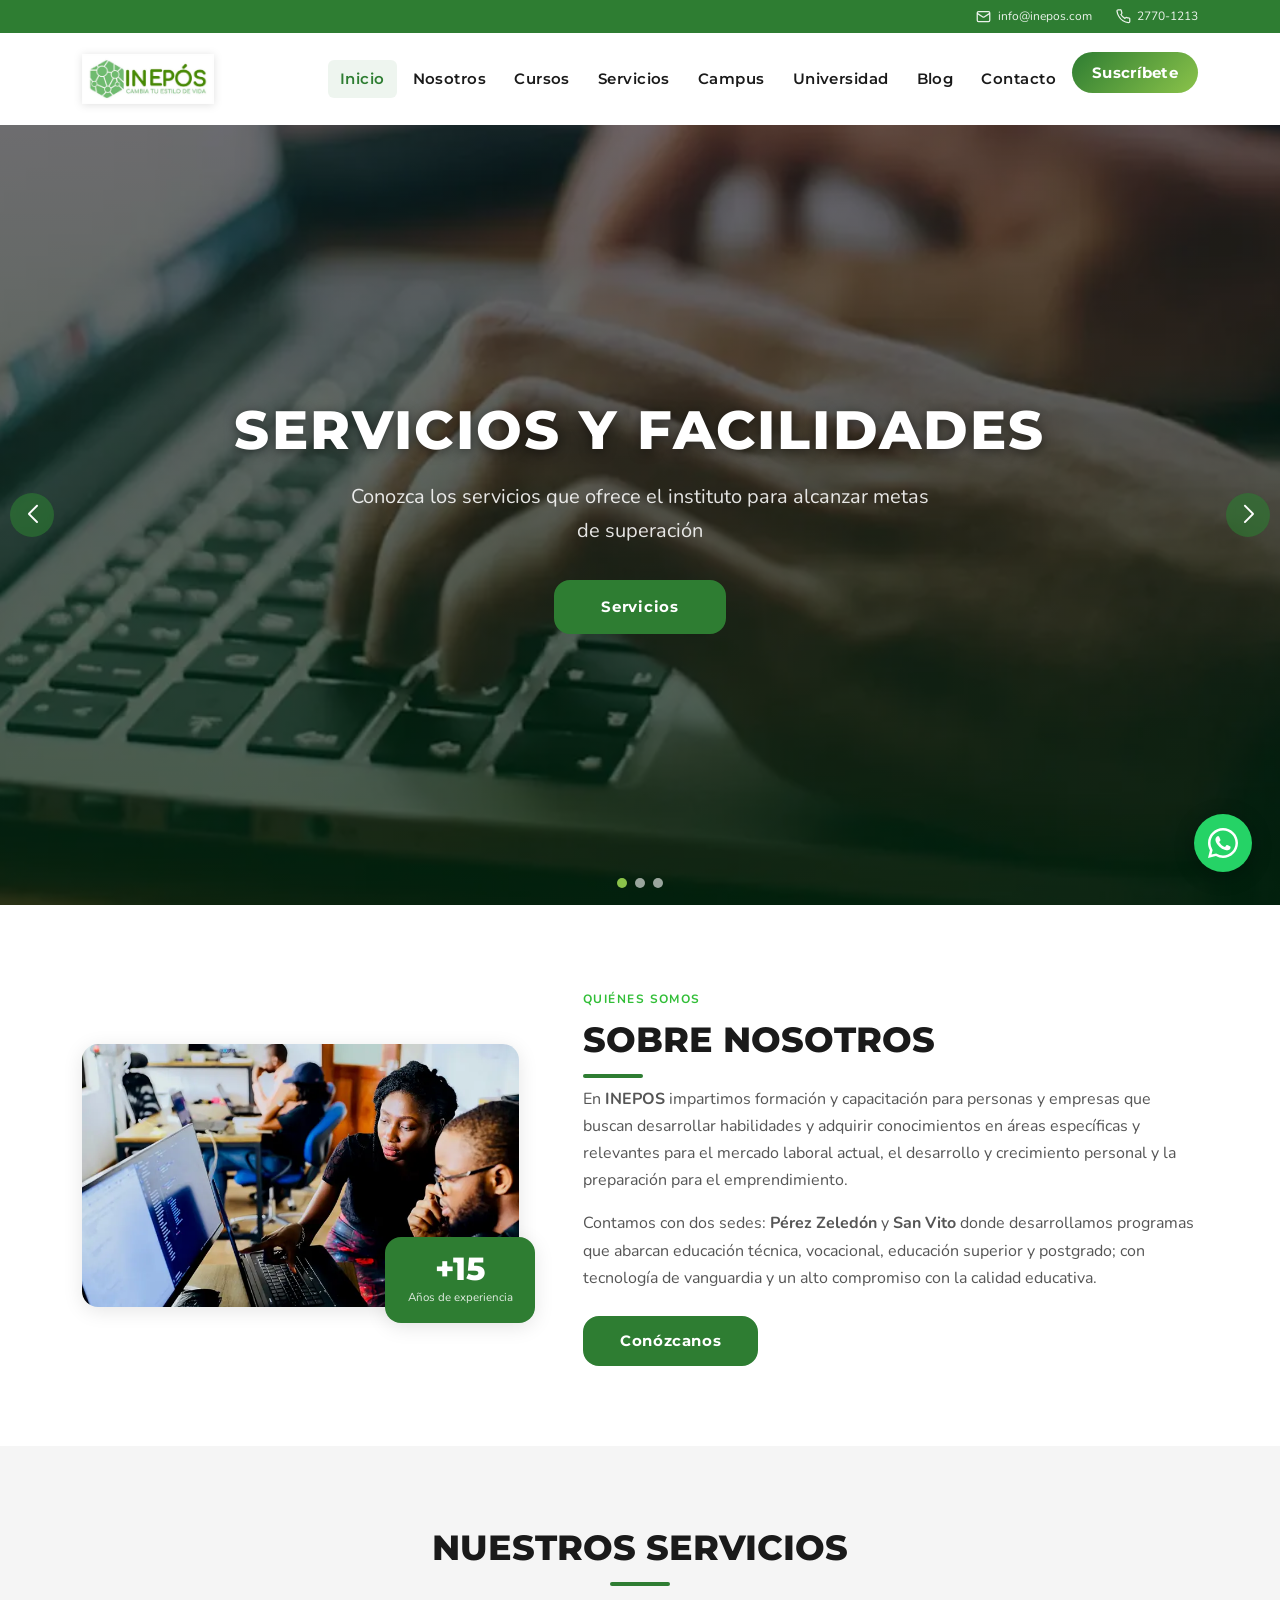
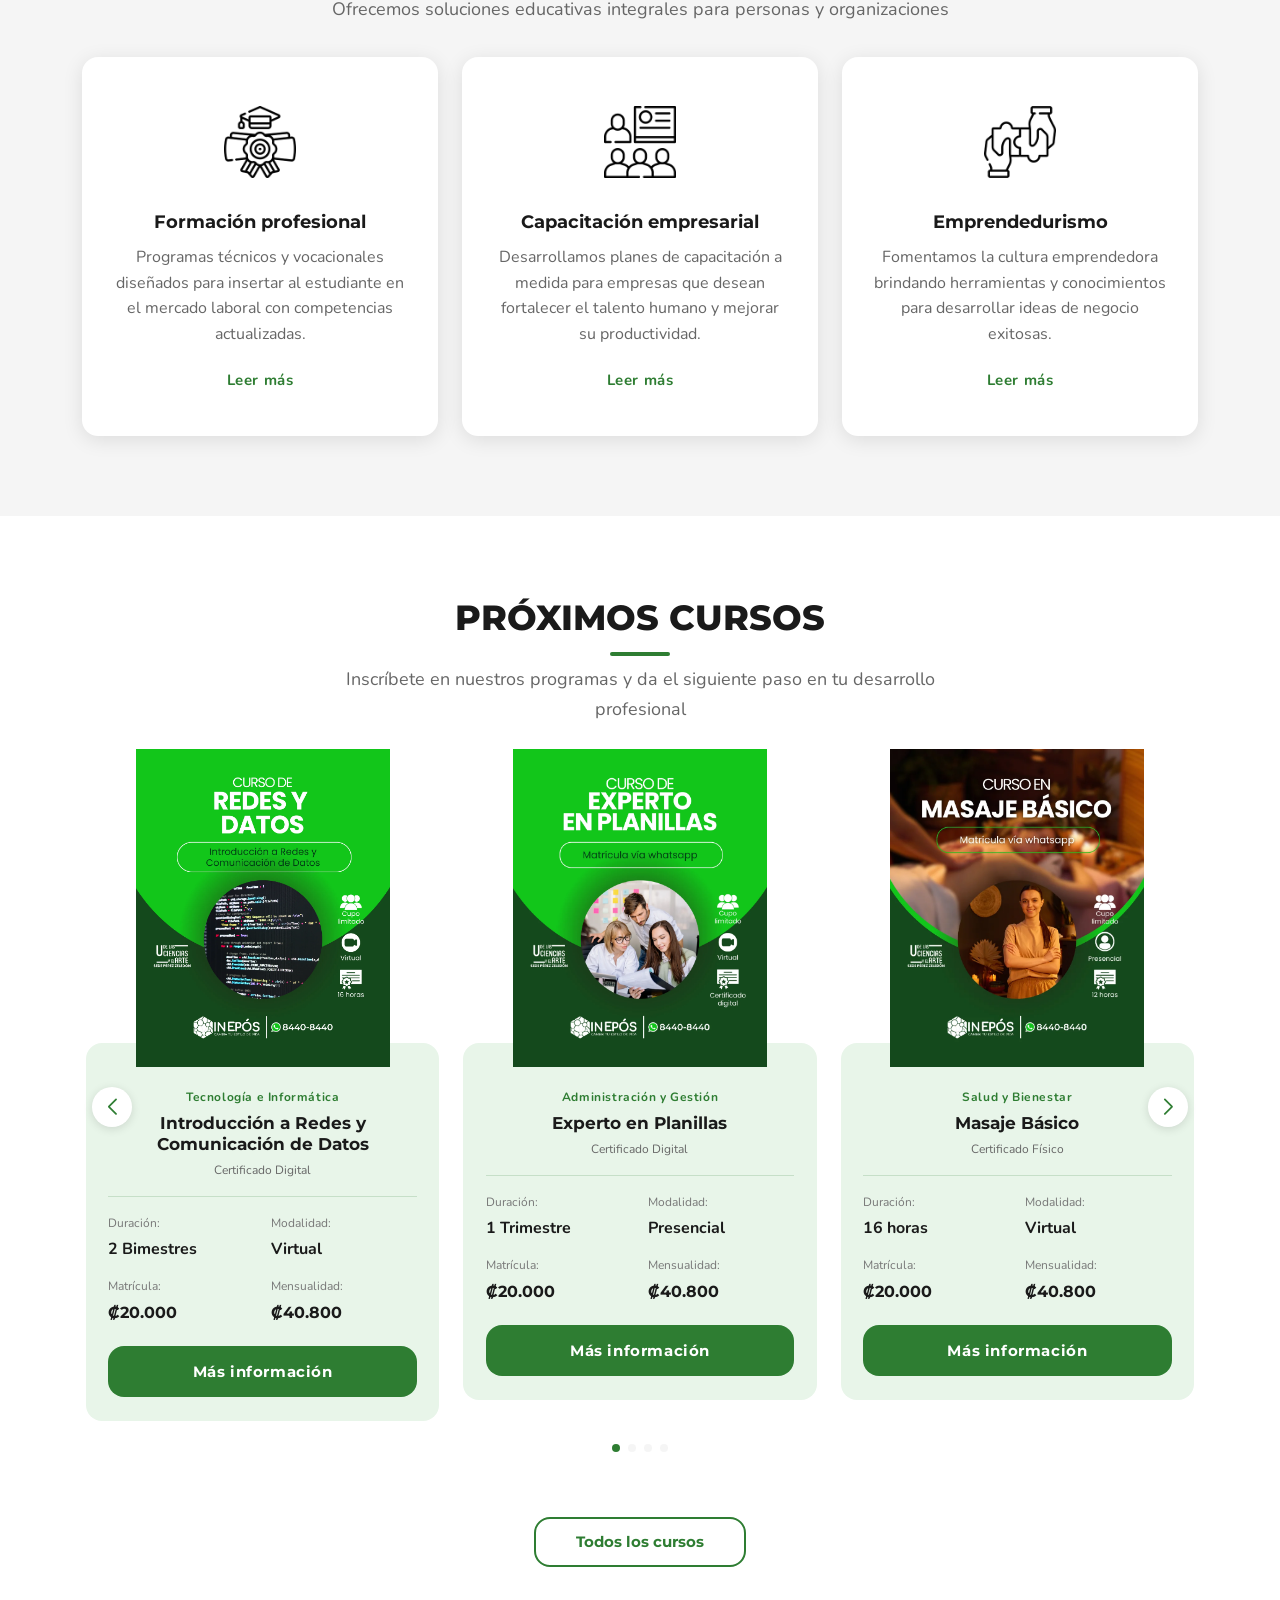
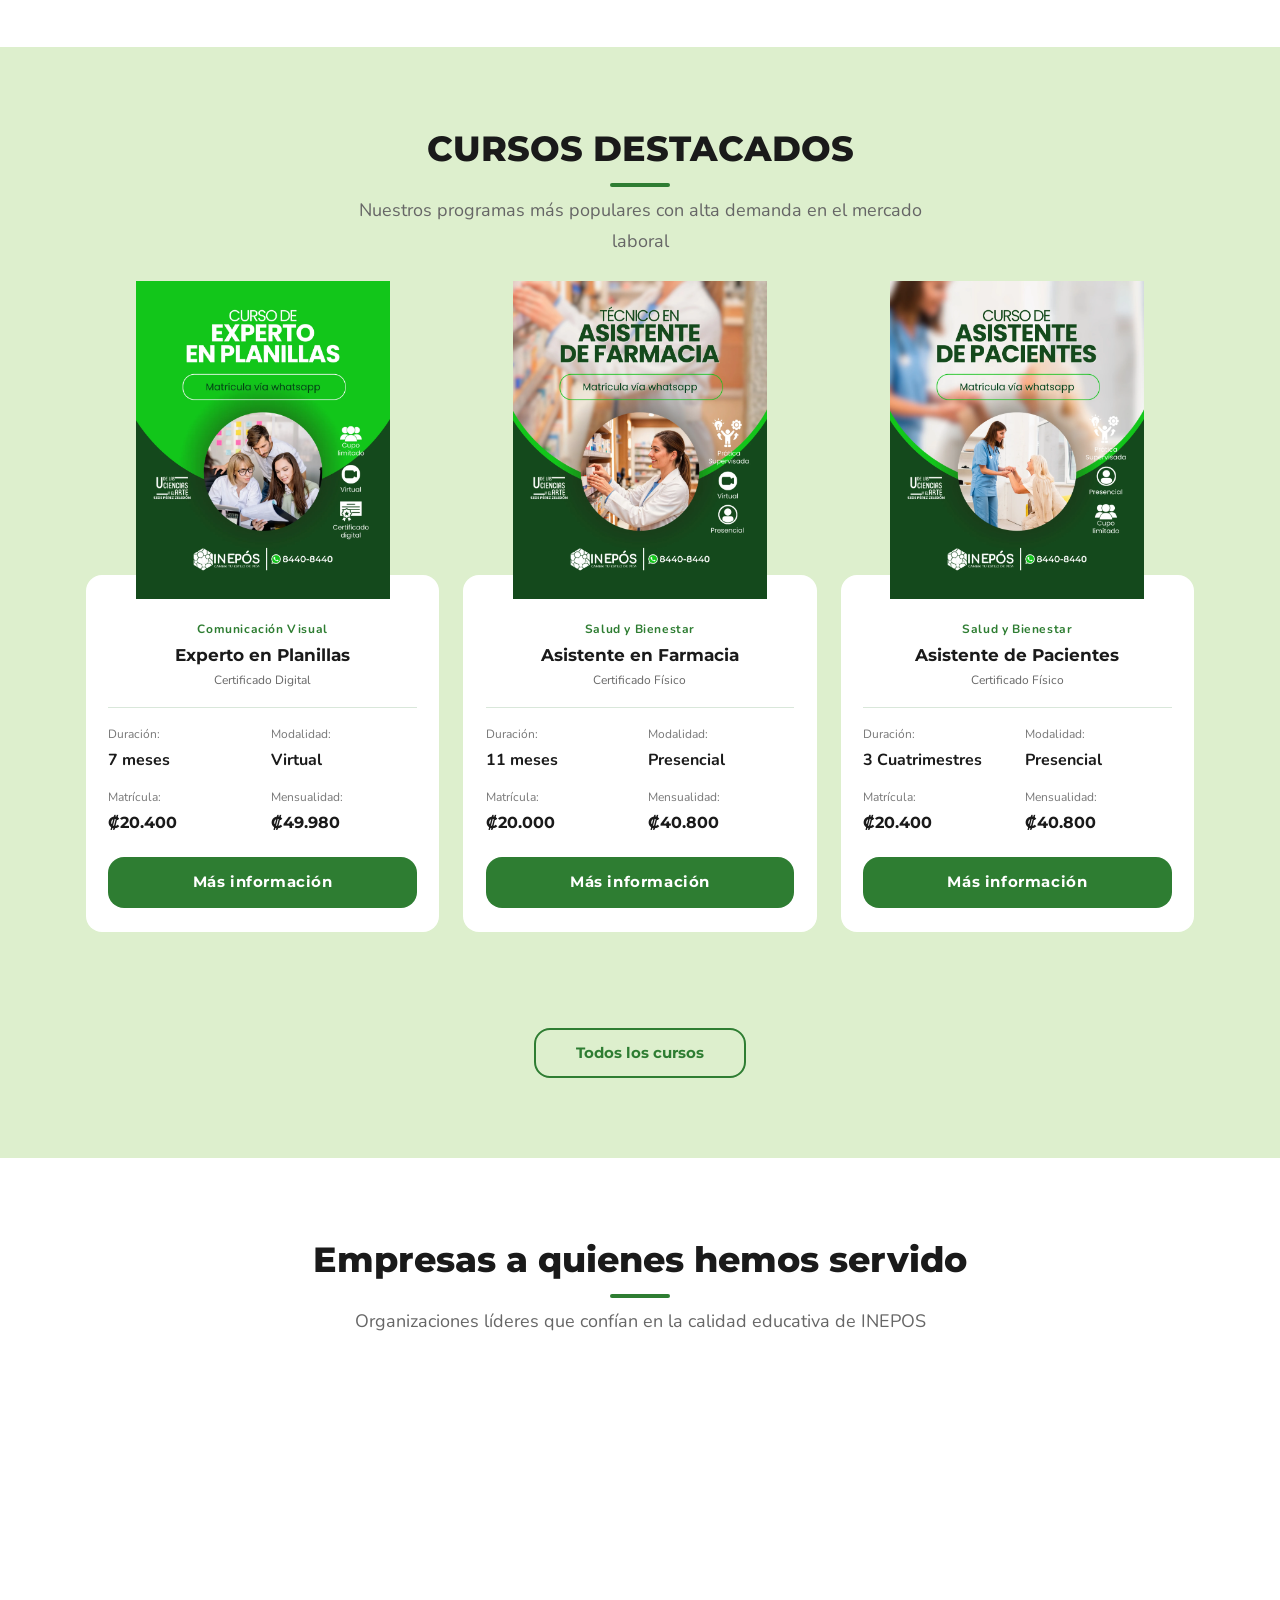
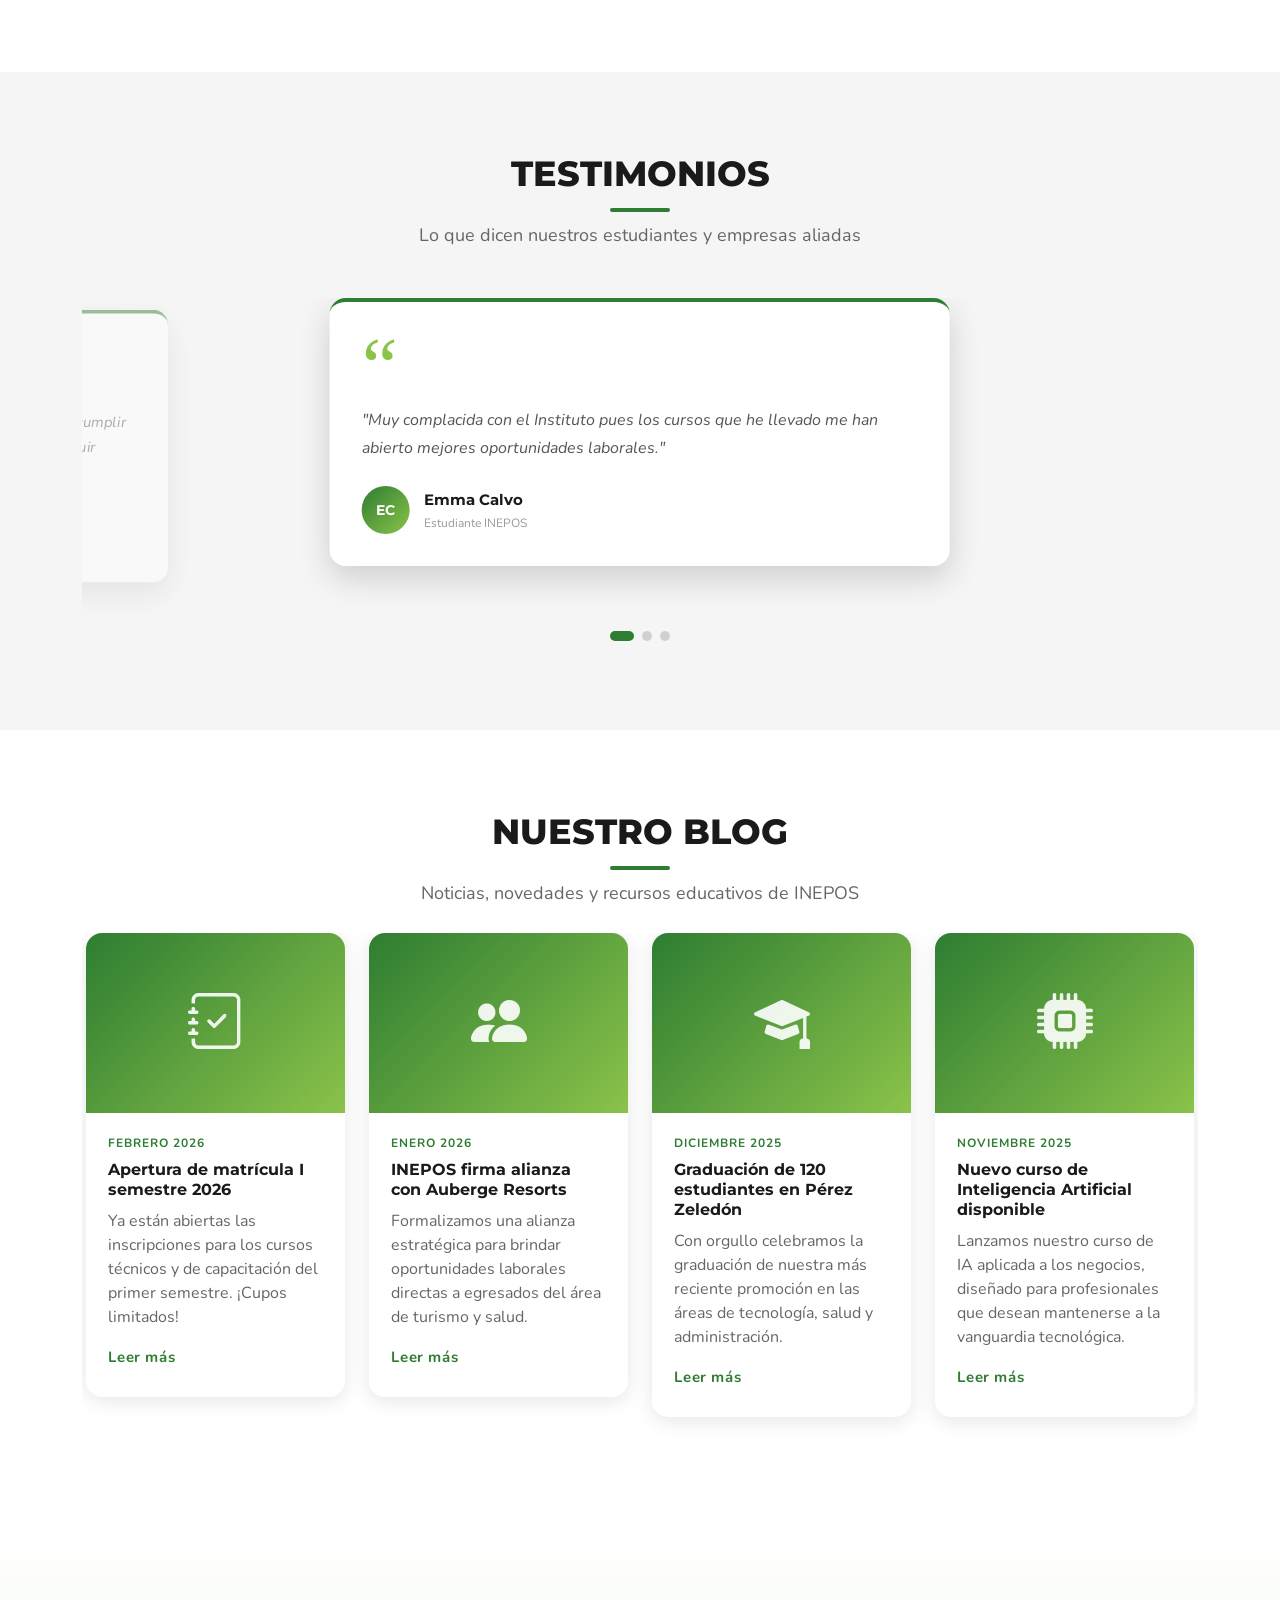
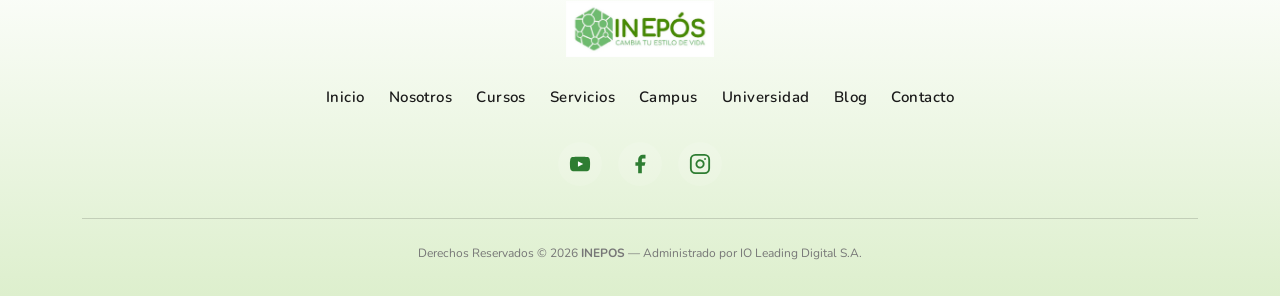
<file: index.html>
<!DOCTYPE html>
<html lang="es">
<head>
  <meta charset="UTF-8" />
  <meta name="viewport" content="width=device-width, initial-scale=1.0" />
  <title>INEPOS — Instituto Educativo | Formación Técnica y Superior en Costa Rica</title>
  <meta name="description" content="INEPOS ofrece formación técnica, vocacional y superior en Pérez Zeledón y San Vito. Cursos presenciales y virtuales con certificación. ¡Matrícula abierta!" />
  <meta name="keywords" content="INEPOS, instituto educativo Costa Rica, cursos técnicos Pérez Zeledón, formación profesional, capacitación empresarial, San Vito Coto Brus" />
  <meta name="author" content="INEPOS — Instituto Educativo" />
  <meta name="robots" content="index, follow" />
  <link rel="canonical" href="https://inepos.com/" />

  <!-- Open Graph -->
  <meta property="og:title" content="INEPOS — Instituto Educativo | Formación Técnica y Superior" />
  <meta property="og:description" content="Formación técnica, vocacional y superior en Costa Rica. Dos sedes: Pérez Zeledón y San Vito. Cursos presenciales y virtuales." />
  <meta property="og:type" content="website" />
  <meta property="og:url" content="https://inepos.com/" />
  <meta property="og:site_name" content="INEPOS" />
  <meta property="og:locale" content="es_CR" />

  <!-- Twitter Card -->
  <meta name="twitter:card" content="summary_large_image" />
  <meta name="twitter:title" content="INEPOS — Instituto Educativo" />
  <meta name="twitter:description" content="Formación técnica, vocacional y superior en Costa Rica." />

  <link rel="preconnect" href="https://fonts.googleapis.com" />
  <link rel="preconnect" href="https://fonts.gstatic.com" crossorigin />
  <link href="https://fonts.googleapis.com/css2?family=Montserrat:wght@400;600;700;800&family=Nunito:wght@400;500;600;700&display=swap" rel="stylesheet" />
  <link href="https://cdn.jsdelivr.net/npm/bootstrap@5.3.3/dist/css/bootstrap.min.css" rel="stylesheet" />
  <link rel="stylesheet" href="https://cdn.jsdelivr.net/npm/swiper@11/swiper-bundle.min.css" />
  <link rel="stylesheet" href="https://cdn.jsdelivr.net/npm/bootstrap-icons@1.11.3/font/bootstrap-icons.min.css" />
  <link rel="icon" type="image/webp" href="assets/img/favicon.webp" />
  <link rel="stylesheet" href="assets/css/style.css" />

  <!-- JSON-LD Structured Data -->
  <script type="application/ld+json">
  {
    "@context": "https://schema.org",
    "@type": "EducationalOrganization",
    "name": "INEPOS",
    "alternateName": "Instituto Estudios Posgrado Gerardo Velásquez",
    "url": "https://inepos.com",
    "logo": "https://inepos.com/assets/img/Logo.webp",
    "description": "Instituto educativo con oferta técnica, vocacional y superior en Costa Rica.",
    "foundingDate": "2012",
    "telephone": "+50627701213",
    "email": "info@inepos.com",
    "address": {
      "@type": "PostalAddress",
      "streetAddress": "Barrio Boston, contiguo al Hotel Boston",
      "addressLocality": "Pérez Zeledón",
      "addressCountry": "CR"
    },
    "sameAs": [
      "https://www.facebook.com/UciartePZ",
      "https://www.youtube.com/@UciartePerezZeledon",
      "https://www.instagram.com/uciartepz_"
    ]
  }
  </script>
</head>
<body>

  <a href="#main-content" class="skip-link">Saltar al contenido principal</a>

  <div class="topbar">
    <div class="container d-flex justify-content-end align-items-center gap-4">
      <a href="mailto:info@inepos.com" aria-label="Correo electrónico INEPOS">
        <svg width="15" height="15" aria-hidden="true"><use href="assets/img/icons/sprite.svg#email"></use></svg>
        info@inepos.com
      </a>
      <a href="tel:27701213" aria-label="Teléfono INEPOS">
        <svg width="15" height="15" aria-hidden="true"><use href="assets/img/icons/sprite.svg#phone"></use></svg>
        2770-1213
      </a>
    </div>
  </div>

  <nav class="navbar navbar-expand-lg sticky-top" id="mainNav" aria-label="Navegación principal">
    <div class="container">
      <a class="navbar-brand d-flex align-items-center gap-2" href="#inicio" aria-label="INEPOS inicio">
        <img src="assets/img/Logo.webp" alt="INEPOS logo" class="navbar-logo" width="120" height="42" />
      </a>
      <button class="navbar-toggler" type="button" data-bs-toggle="collapse" data-bs-target="#navMenu" aria-controls="navMenu" aria-expanded="false" aria-label="Abrir menú">
        <span class="navbar-toggler-icon"></span>
      </button>
      <div class="collapse navbar-collapse" id="navMenu">
        <ul class="navbar-nav ms-auto gap-1">
          <li class="nav-item"><a class="nav-link" href="index.html">Inicio</a></li>
          <li class="nav-item"><a class="nav-link" href="nosotros.html">Nosotros</a></li>
          <li class="nav-item"><a class="nav-link" href="cursos.html">Cursos</a></li>
          <li class="nav-item"><a class="nav-link" href="servicios.html">Servicios</a></li>
          <li class="nav-item"><a class="nav-link" href="https://campus.inepos.com/" target="_blank" rel="noopener noreferrer">Campus</a></li>
          <li class="nav-item"><a class="nav-link" href="https://uciarte.ac.cr/" target="_blank" rel="noopener noreferrer">Universidad</a></li>
          <li class="nav-item"><a class="nav-link" href="blog.html">Blog</a></li>
          <li class="nav-item"><a class="nav-link" href="contacto.html">Contacto</a></li>
          <li class="nav-item">
            <a href="suscripcion.html" class="btn-nav-suscripcion" aria-label="Suscribirse al boletín de INEPOS">Suscríbete</a>
          </li>
        </ul>
      </div>
    </div>
  </nav>

  <main id="main-content" tabindex="-1">

  <section class="hero" id="inicio" aria-label="Banner principal">
    <div class="hero-overlay"></div>
    <div class="swiper hero-swiper">
      <div class="swiper-wrapper">
        <div class="swiper-slide">
          <div class="hero-bg hero-slide-1"></div>
          <div class="hero-content container">
            <h1>SERVICIOS Y FACILIDADES</h1>
            <p>Conozca los servicios que ofrece el instituto para alcanzar metas de superación</p>
            <a href="#servicios" class="btn btn-hero" aria-label="Ver servicios de INEPOS">Servicios</a>
          </div>
        </div>
        <div class="swiper-slide">
          <div class="hero-bg hero-slide-2"></div>
          <div class="hero-content container">
            <h1>FORMACIÓN TÉCNICA Y SUPERIOR</h1>
            <p>Programas educativos de calidad en Pérez Zeledón y San Vito de Coto Brus</p>
            <a href="#cursos" class="btn btn-hero" aria-label="Ver cursos de INEPOS">Nuestros Cursos</a>
          </div>
        </div>
        <div class="swiper-slide">
          <div class="hero-bg hero-bg--banner3 hero-slide-3"></div>
          <div class="hero-content container">
            <h1>EMPRENDEDURISMO E INNOVACIÓN</h1>
            <p>Desarrolle sus habilidades con tecnología de vanguardia y alto compromiso con la calidad</p>
            <a href="#nosotros" class="btn btn-hero" aria-label="Conocer más sobre INEPOS">Conózcanos</a>
          </div>
        </div>
      </div>
      <div class="swiper-button-prev" aria-label="Slide anterior"></div>
      <div class="swiper-button-next" aria-label="Slide siguiente"></div>
      <div class="swiper-pagination"></div>
    </div>
  </section>

  <section class="sobre-nosotros section-pad" id="nosotros" aria-label="Sobre nosotros">
    <div class="container">
      <div class="row align-items-center g-5">
        <div class="col-lg-5">
          <div class="nosotros-img-wrap">
            <div class="nosotros-img-placeholder">
              <img src="assets/img/img.webp" alt="Estudiantes en clase en INEPOS" loading="lazy" />
            </div>
            <div class="nosotros-badge" aria-hidden="true">
              <span>+15</span>
              <small>Años de experiencia</small>
            </div>
          </div>
        </div>
        <div class="col-lg-7">
          <div class="nosotros-content">
            <span class="section-eyebrow">Quiénes somos</span>
            <h2 class="section-title text-start">SOBRE NOSOTROS</h2>
            <p>En <strong>INEPOS</strong> impartimos formación y capacitación para personas y empresas que buscan desarrollar habilidades y adquirir conocimientos en áreas específicas y relevantes para el mercado laboral actual, el desarrollo y crecimiento personal y la preparación para el emprendimiento.</p>
            <p>Contamos con dos sedes: <strong>Pérez Zeledón</strong> y <strong>San Vito</strong> donde desarrollamos programas que abarcan educación técnica, vocacional, educación superior y postgrado; con tecnología de vanguardia y un alto compromiso con la calidad educativa.</p>
            <a href="nosotros.html" class="btn btn-primary-custom mt-2" aria-label="Conocer más sobre INEPOS">Conózcanos</a>
          </div>
        </div>
      </div>
    </div>
  </section>

  <section class="nuestros-servicios section-pad bg-gray" id="servicios" aria-label="Nuestros servicios">
    <div class="container">
      <h2 class="section-title text-center">NUESTROS SERVICIOS</h2>
      <p class="section-subtitle text-center">Ofrecemos soluciones educativas integrales para personas y organizaciones</p>
      <div class="row g-4 mt-2 justify-content-center">

        <div class="col-lg-4 col-md-6">
          <article class="servicio-card text-center">
            <div class="servicio-icon">
              <img src="assets/img/Formacion-profesional.webp" alt="Formación profesional" width="72" height="72" loading="lazy" />
            </div>
            <h3>Formación profesional</h3>
            <p>Programas técnicos y vocacionales diseñados para insertar al estudiante en el mercado laboral con competencias actualizadas.</p>
            <a href="servicios.html" class="link-more" aria-label="Leer más sobre Formación profesional">Leer más</a>
          </article>
        </div>

        <div class="col-lg-4 col-md-6">
          <article class="servicio-card text-center">
            <div class="servicio-icon">
              <img src="assets/img/Capacitacion-empresarial.webp" alt="Capacitación empresarial" width="72" height="72" loading="lazy" />
            </div>
            <h3>Capacitación empresarial</h3>
            <p>Desarrollamos planes de capacitación a medida para empresas que desean fortalecer el talento humano y mejorar su productividad.</p>
            <a href="servicios.html" class="link-more" aria-label="Leer más sobre Capacitación empresarial">Leer más</a>
          </article>
        </div>

        <div class="col-lg-4 col-md-6">
          <article class="servicio-card text-center">
            <div class="servicio-icon">
              <img src="assets/img/Emprendedurismo.webp" alt="Emprendedurismo" width="72" height="72" loading="lazy" />
            </div>
            <h3>Emprendedurismo</h3>
            <p>Fomentamos la cultura emprendedora brindando herramientas y conocimientos para desarrollar ideas de negocio exitosas.</p>
            <a href="servicios.html" class="link-more" aria-label="Leer más sobre Emprendedurismo">Leer más</a>
          </article>
        </div>

      </div>
    </div>
  </section>

  <section class="proximos-cursos section-pad" id="cursos" aria-label="Próximos cursos">
    <div class="container">
      <h2 class="section-title text-center">PRÓXIMOS CURSOS</h2>
      <p class="section-subtitle text-center">Inscríbete en nuestros programas y da el siguiente paso en tu desarrollo profesional</p>

      <div class="swiper mt-4" id="swiper-proximos">
        <div class="swiper-wrapper">

          <div class="swiper-slide">
            <article class="course-card">
              <div class="card-thumb">
                <img src="assets/img/cursos/curso-redes-datos.webp" alt="Introducción a Redes y Comunicación de Datos" loading="lazy" />
              </div>
              <div class="card-body-custom">
                <span class="badge-category">Tecnología e Informática</span>
                <h4>Introducción a Redes y Comunicación de Datos</h4>
                <span class="badge-cert cert-digital">Certificado Digital</span>
                <div class="card-meta">
                  <div class="meta-item">
                    <span class="meta-label">Duración</span>
                    <span class="meta-value">2 Bimestres</span>
                  </div>
                  <div class="meta-item">
                    <span class="meta-label">Modalidad</span>
                    <span class="meta-value">Virtual</span>
                  </div>
                  <div class="meta-item">
                    <span class="meta-label">Matrícula</span>
                    <span class="meta-value price">&#8353;20.000</span>
                  </div>
                  <div class="meta-item">
                    <span class="meta-label">Mensualidad</span>
                    <span class="meta-value price">&#8353;40.800</span>
                  </div>
                </div>
                <a href="curso-detalle.html" class="btn-more" aria-label="Más información sobre Introducción a Redes">Más información</a>
              </div>
            </article>
          </div>

          <div class="swiper-slide">
            <article class="course-card">
              <div class="card-thumb">
                <img src="assets/img/cursos/curso-experto-planillas.webp" alt="Experto en Planillas" loading="lazy" />
              </div>
              <div class="card-body-custom">
                <span class="badge-category">Administración y Gestión</span>
                <h4>Experto en Planillas</h4>
                <span class="badge-cert cert-digital">Certificado Digital</span>
                <div class="card-meta">
                  <div class="meta-item">
                    <span class="meta-label">Duración</span>
                    <span class="meta-value">1 Trimestre</span>
                  </div>
                  <div class="meta-item">
                    <span class="meta-label">Modalidad</span>
                    <span class="meta-value">Presencial</span>
                  </div>
                  <div class="meta-item">
                    <span class="meta-label">Matrícula</span>
                    <span class="meta-value price">&#8353;20.000</span>
                  </div>
                  <div class="meta-item">
                    <span class="meta-label">Mensualidad</span>
                    <span class="meta-value price">&#8353;40.800</span>
                  </div>
                </div>
                <a href="curso-detalle.html" class="btn-more" aria-label="Más información sobre Experto en Planillas">Más información</a>
              </div>
            </article>
          </div>

          <div class="swiper-slide">
            <article class="course-card">
              <div class="card-thumb">
                <img src="assets/img/cursos/curso-masaje.webp" alt="Masaje Básico" loading="lazy" />
              </div>
              <div class="card-body-custom">
                <span class="badge-category">Salud y Bienestar</span>
                <h4>Masaje Básico</h4>
                <span class="badge-cert cert-fisico">Certificado Físico</span>
                <div class="card-meta">
                  <div class="meta-item">
                    <span class="meta-label">Duración</span>
                    <span class="meta-value">16 horas</span>
                  </div>
                  <div class="meta-item">
                    <span class="meta-label">Modalidad</span>
                    <span class="meta-value">Virtual</span>
                  </div>
                  <div class="meta-item">
                    <span class="meta-label">Matrícula</span>
                    <span class="meta-value price">&#8353;20.000</span>
                  </div>
                  <div class="meta-item">
                    <span class="meta-label">Mensualidad</span>
                    <span class="meta-value price">&#8353;40.800</span>
                  </div>
                </div>
                <a href="curso-detalle.html" class="btn-more" aria-label="Más información sobre Masaje Básico">Más información</a>
              </div>
            </article>
          </div>

          <div class="swiper-slide">
            <article class="course-card">
              <div class="card-thumb">
                <img src="assets/img/cursos/curso-diseno-grafico.webp" alt="Diseño Gráfico" loading="lazy" />
              </div>
              <div class="card-body-custom">
                <span class="badge-category">Comunicación Visual</span>
                <h4>Diseño Gráfico</h4>
                <span class="badge-cert cert-digital">Certificado Digital</span>
                <div class="card-meta">
                  <div class="meta-item">
                    <span class="meta-label">Duración</span>
                    <span class="meta-value">7 meses</span>
                  </div>
                  <div class="meta-item">
                    <span class="meta-label">Modalidad</span>
                    <span class="meta-value">Virtual</span>
                  </div>
                  <div class="meta-item">
                    <span class="meta-label">Matrícula</span>
                    <span class="meta-value price">&#8353;20.400</span>
                  </div>
                  <div class="meta-item">
                    <span class="meta-label">Mensualidad</span>
                    <span class="meta-value price">&#8353;49.980</span>
                  </div>
                </div>
                <a href="curso-detalle.html" class="btn-more" aria-label="Más información sobre Diseño Gráfico">Más información</a>
              </div>
            </article>
          </div>

        </div>
        <div class="swiper-button-prev" aria-label="Curso anterior"></div>
        <div class="swiper-button-next" aria-label="Curso siguiente"></div>
        <div class="swiper-pagination" id="pag-proximos"></div>
      </div>

      <div class="text-center mt-5">
        <a href="cursos.html" class="btn btn-outline-custom" aria-label="Ver todos los cursos">Todos los cursos</a>
      </div>
    </div>
  </section>

  <section class="cursos-destacados section-pad" id="destacados" aria-label="Cursos destacados">
    <div class="container">
      <h2 class="section-title text-center">CURSOS DESTACADOS</h2>
      <p class="section-subtitle text-center">Nuestros programas más populares con alta demanda en el mercado laboral</p>

      <div class="swiper mt-4" id="swiper-destacados">
        <div class="swiper-wrapper">

          <div class="swiper-slide">
            <article class="course-card">
              <div class="card-thumb">
                <img src="assets/img/cursos/curso-experto-planillas.webp" alt="Experto en Planillas" loading="lazy" />
              </div>
              <div class="card-body-custom">
                <span class="badge-category">Comunicación Visual</span>
                <h4>Experto en Planillas</h4>
                <span class="badge-cert cert-digital">Certificado Digital</span>
                <div class="card-meta">
                  <div class="meta-item">
                    <span class="meta-label">Duración</span>
                    <span class="meta-value">7 meses</span>
                  </div>
                  <div class="meta-item">
                    <span class="meta-label">Modalidad</span>
                    <span class="meta-value">Virtual</span>
                  </div>
                  <div class="meta-item">
                    <span class="meta-label">Matrícula</span>
                    <span class="meta-value price">&#8353;20.400</span>
                  </div>
                  <div class="meta-item">
                    <span class="meta-label">Mensualidad</span>
                    <span class="meta-value price">&#8353;49.980</span>
                  </div>
                </div>
                <a href="curso-detalle.html" class="btn-more" aria-label="Más información sobre Experto en Planillas destacado">Más información</a>
              </div>
            </article>
          </div>

          <div class="swiper-slide">
            <article class="course-card">
              <div class="card-thumb">
                <img src="assets/img/cursos/curso-farmacia.webp" alt="Asistente en Farmacia" loading="lazy" />
              </div>
              <div class="card-body-custom">
                <span class="badge-category">Salud y Bienestar</span>
                <h4>Asistente en Farmacia</h4>
                <span class="badge-cert cert-fisico">Certificado Físico</span>
                <div class="card-meta">
                  <div class="meta-item">
                    <span class="meta-label">Duración</span>
                    <span class="meta-value">11 meses</span>
                  </div>
                  <div class="meta-item">
                    <span class="meta-label">Modalidad</span>
                    <span class="meta-value">Presencial</span>
                  </div>
                  <div class="meta-item">
                    <span class="meta-label">Matrícula</span>
                    <span class="meta-value price">&#8353;20.000</span>
                  </div>
                  <div class="meta-item">
                    <span class="meta-label">Mensualidad</span>
                    <span class="meta-value price">&#8353;40.800</span>
                  </div>
                </div>
                <a href="curso-detalle.html" class="btn-more" aria-label="Más información sobre Asistente en Farmacia">Más información</a>
              </div>
            </article>
          </div>

          <div class="swiper-slide">
            <article class="course-card">
              <div class="card-thumb">
                <img src="assets/img/cursos/curso-asistente-pacientes.webp" alt="Asistente de Pacientes" loading="lazy" />
              </div>
              <div class="card-body-custom">
                <span class="badge-category">Salud y Bienestar</span>
                <h4>Asistente de Pacientes</h4>
                <span class="badge-cert cert-fisico">Certificado Físico</span>
                <div class="card-meta">
                  <div class="meta-item">
                    <span class="meta-label">Duración</span>
                    <span class="meta-value">3 Cuatrimestres</span>
                  </div>
                  <div class="meta-item">
                    <span class="meta-label">Modalidad</span>
                    <span class="meta-value">Presencial</span>
                  </div>
                  <div class="meta-item">
                    <span class="meta-label">Matrícula</span>
                    <span class="meta-value price">&#8353;20.400</span>
                  </div>
                  <div class="meta-item">
                    <span class="meta-label">Mensualidad</span>
                    <span class="meta-value price">&#8353;40.800</span>
                  </div>
                </div>
                <a href="curso-detalle.html" class="btn-more" aria-label="Más información sobre Asistente de Pacientes">Más información</a>
              </div>
            </article>
          </div>

        </div>
        <div class="swiper-button-prev" aria-label="Curso anterior"></div>
        <div class="swiper-button-next" aria-label="Curso siguiente"></div>
        <div class="swiper-pagination" id="pag-destacados"></div>
      </div>

      <div class="text-center mt-5">
        <a href="#" class="btn btn-outline-custom" aria-label="Ver todos los cursos destacados">Todos los cursos</a>
      </div>
    </div>
  </section>

  <section class="empresas section-pad " id="campus" aria-label="Empresas que han confiado en nosotros">
    <div class="container">
      <h2 class="section-title text-center">Empresas a quienes hemos servido</h2>
      <p class="section-subtitle text-center">Organizaciones líderes que confían en la calidad educativa de INEPOS</p>
      <div class="swiper alianzas-swiper mt-5" id="swiper-alianzas">
        <div class="swiper-wrapper">
          <div class="swiper-slide alianza-slide">
            <img src="assets/img/alianzas/municipalidad-perez-zeledon.webp" alt="Municipalidad de Pérez Zeledón" loading="lazy">
          </div>
          <div class="swiper-slide alianza-slide">
            <img src="assets/img/alianzas/bn.webp" alt="Banco Nacional" loading="lazy">
          </div>
          <div class="swiper-slide alianza-slide">
            <img src="assets/img/alianzas/auberge-resorts.webp" alt="Auberge Resorts" loading="lazy">
          </div>
          <div class="swiper-slide alianza-slide">
            <img src="assets/img/alianzas/consejo-persona-joven.webp" alt="Consejo de la Persona Joven" loading="lazy">
          </div>
          <div class="swiper-slide alianza-slide">
            <img src="assets/img/alianzas/hotel-sur.webp" alt="Hotel del Sur" loading="lazy">
          </div>
          <div class="swiper-slide alianza-slide">
            <img src="assets/img/alianzas/el-guarco.webp" alt="El Guarco" loading="lazy">
          </div>
          <div class="swiper-slide alianza-slide">
            <img src="assets/img/alianzas/truchas-reales.webp" alt="Truchas Reales" loading="lazy">
          </div>
          <div class="swiper-slide alianza-slide">
            <img src="assets/img/alianzas/guacimo.webp" alt="Guácimo" loading="lazy">
          </div>
        </div>
      </div>
    </div>
  </section>

  <section class="testimonios section-pad " id="universidad" aria-label="Testimonios">
    <div class="container">
      <h2 class="section-title text-center">TESTIMONIOS</h2>
      <p class="section-subtitle text-center">Lo que dicen nuestros estudiantes y empresas aliadas</p>

      <div class="swiper mt-5" id="swiper-testimonios">
        <div class="swiper-wrapper">

          <div class="swiper-slide">
            <article class="testimonio-card">
              <div class="quote-icon" aria-hidden="true">&#8220;</div>
              <p>"Muy complacida con el Instituto pues los cursos que he llevado me han abierto mejores oportunidades laborales."</p>
              <div class="testimonio-author">
                <div class="author-avatar" aria-hidden="true">EC</div>
                <div>
                  <strong>Emma Calvo</strong>
                  <small>Estudiante INEPOS</small>
                </div>
              </div>
            </article>
          </div>

          <div class="swiper-slide">
            <article class="testimonio-card">
              <div class="quote-icon" aria-hidden="true">&#8220;</div>
              <p>"Agradezco al instituto su preocupación por ofrecer programas técnicos en el área hospitalaria, lo cual beneficia enormemente a los profesionales de salud de nuestra región."</p>
              <div class="testimonio-author">
                <div class="author-avatar" aria-hidden="true">GM</div>
                <div>
                  <strong>Gabriel Montoya</strong>
                  <small>Profesional de Salud</small>
                </div>
              </div>
            </article>
          </div>

          <div class="swiper-slide">
            <article class="testimonio-card">
              <div class="quote-icon" aria-hidden="true">&#8220;</div>
              <p>"Como Gerente de Recursos Humanos el Instituto me ha ayudado a cumplir mis metas de capacitación a nuestros colaboradores. Esperamos seguir trabajando con ustedes."</p>
              <div class="testimonio-author">
                <div class="author-avatar" aria-hidden="true">BH</div>
                <div>
                  <strong>Bayardo Herrera</strong>
                  <small>Gerente de Recursos Humanos</small>
                </div>
              </div>
            </article>
          </div>

        </div>
        <div class="swiper-pagination" id="pag-testimonios"></div>
      </div>
    </div>
  </section>

  <section class="blog-section section-pad bg-white" id="blog" aria-label="Nuestro blog">
    <div class="container">
      <h2 class="section-title text-center">NUESTRO BLOG</h2>
      <p class="section-subtitle text-center">Noticias, novedades y recursos educativos de INEPOS</p>

      <div class="swiper mt-4" id="swiper-blog">
        <div class="swiper-wrapper">

          <div class="swiper-slide">
            <article class="blog-card">
              <div class="blog-thumb" aria-hidden="true">
                <i class="bi bi-journal-check"></i>
              </div>
              <div class="blog-body">
                <span class="blog-date">Febrero 2026</span>
                <h4>Apertura de matrícula I semestre 2026</h4>
                <p>Ya están abiertas las inscripciones para los cursos técnicos y de capacitación del primer semestre. ¡Cupos limitados!</p>
                <a href="blog-detalle.html" class="link-more" aria-label="Ver artículo completo">Leer más</a>
              </div>
            </article>
          </div>

          <div class="swiper-slide">
            <article class="blog-card">
              <div class="blog-thumb" aria-hidden="true">
                <i class="bi bi-people-fill"></i>
              </div>
              <div class="blog-body">
                <span class="blog-date">Enero 2026</span>
                <h4>INEPOS firma alianza con Auberge Resorts</h4>
                <p>Formalizamos una alianza estratégica para brindar oportunidades laborales directas a egresados del área de turismo y salud.</p>
                <a href="blog.html" class="link-more" aria-label="Leer artículo completo">Leer más</a>
              </div>
            </article>
          </div>

          <div class="swiper-slide">
            <article class="blog-card">
              <div class="blog-thumb" aria-hidden="true">
                <i class="bi bi-mortarboard-fill"></i>
              </div>
              <div class="blog-body">
                <span class="blog-date">Diciembre 2025</span>
                <h4>Graduación de 120 estudiantes en Pérez Zeledón</h4>
                <p>Con orgullo celebramos la graduación de nuestra más reciente promoción en las áreas de tecnología, salud y administración.</p>
                <a href="blog.html" class="link-more" aria-label="Leer artículo completo">Leer más</a>
              </div>
            </article>
          </div>

          <div class="swiper-slide">
            <article class="blog-card">
              <div class="blog-thumb" aria-hidden="true">
                <i class="bi bi-cpu-fill"></i>
              </div>
              <div class="blog-body">
                <span class="blog-date">Noviembre 2025</span>
                <h4>Nuevo curso de Inteligencia Artificial disponible</h4>
                <p>Lanzamos nuestro curso de IA aplicada a los negocios, diseñado para profesionales que desean mantenerse a la vanguardia tecnológica.</p>
                <a href="blog.html" class="link-more" aria-label="Leer artículo completo">Leer más</a>
              </div>
            </article>
          </div>

        </div>
        <div class="swiper-pagination" id="pag-blog"></div>
      </div>
    </div>
  </section>

  </main><!-- fin #main-content -->

  <footer class="footer" id="contacto" aria-label="Pie de página INEPOS">
    <div class="container">
      <div class="footer-logo">
        <img src="assets/img/Logo.webp" alt="INEPOS logo" class="footer-logo-img" width="160" height="56" loading="lazy" />
      </div>

      <nav class="footer-nav" aria-label="Navegación footer">
        <a href="index.html">Inicio</a>
        <a href="nosotros.html">Nosotros</a>
        <a href="cursos.html">Cursos</a>
        <a href="servicios.html">Servicios</a>
        <a href="https://campus.inepos.com/" target="_blank" rel="noopener noreferrer">Campus</a>
        <a href="https://uciarte.ac.cr/" target="_blank" rel="noopener noreferrer">Universidad</a>
        <a href="blog.html">Blog</a>
        <a href="contacto.html">Contacto</a>
      </nav>

      <div class="footer-social" aria-label="Redes sociales">
        <a href="https://www.youtube.com/@UciartePerezZeledon" aria-label="YouTube INEPOS" class="social-link" target="_blank" rel="noopener noreferrer">
          <svg width="22" height="22" aria-hidden="true"><use href="assets/img/icons/sprite.svg#youtube"></use></svg>
        </a>
        <a href="https://www.facebook.com/UciartePZ?mibextid=LQQJ4d" aria-label="Facebook INEPOS" class="social-link" target="_blank" rel="noopener noreferrer">
          <svg width="22" height="22" aria-hidden="true"><use href="assets/img/icons/sprite.svg#facebook"></use></svg>
        </a>
        <a href="https://www.instagram.com/uciartepz_" aria-label="Instagram INEPOS" class="social-link" target="_blank" rel="noopener noreferrer">
          <svg width="22" height="22" aria-hidden="true"><use href="assets/img/icons/sprite.svg#instagram"></use></svg>
        </a>
      </div>

      <div class="footer-copy">
        <p>Derechos Reservados &copy; 2026 <strong>INEPOS</strong> — Administrado por IO Leading Digital S.A.</p>
      </div>
    </div>
  </footer>

  <a href="https://api.whatsapp.com/send?phone=50684408440" class="whatsapp-fab" target="_blank" rel="noopener noreferrer" aria-label="Contactar por WhatsApp">
    <svg width="30" height="30" aria-hidden="true"><use href="assets/img/icons/sprite.svg#whatsapp"></use></svg>
  </a>

  <script src="https://cdn.jsdelivr.net/npm/bootstrap@5.3.3/dist/js/bootstrap.bundle.min.js"></script>
  <script src="https://cdn.jsdelivr.net/npm/swiper@11/swiper-bundle.min.js"></script>
  <script src="js/main.js"></script>
</body>
</html>
</file>
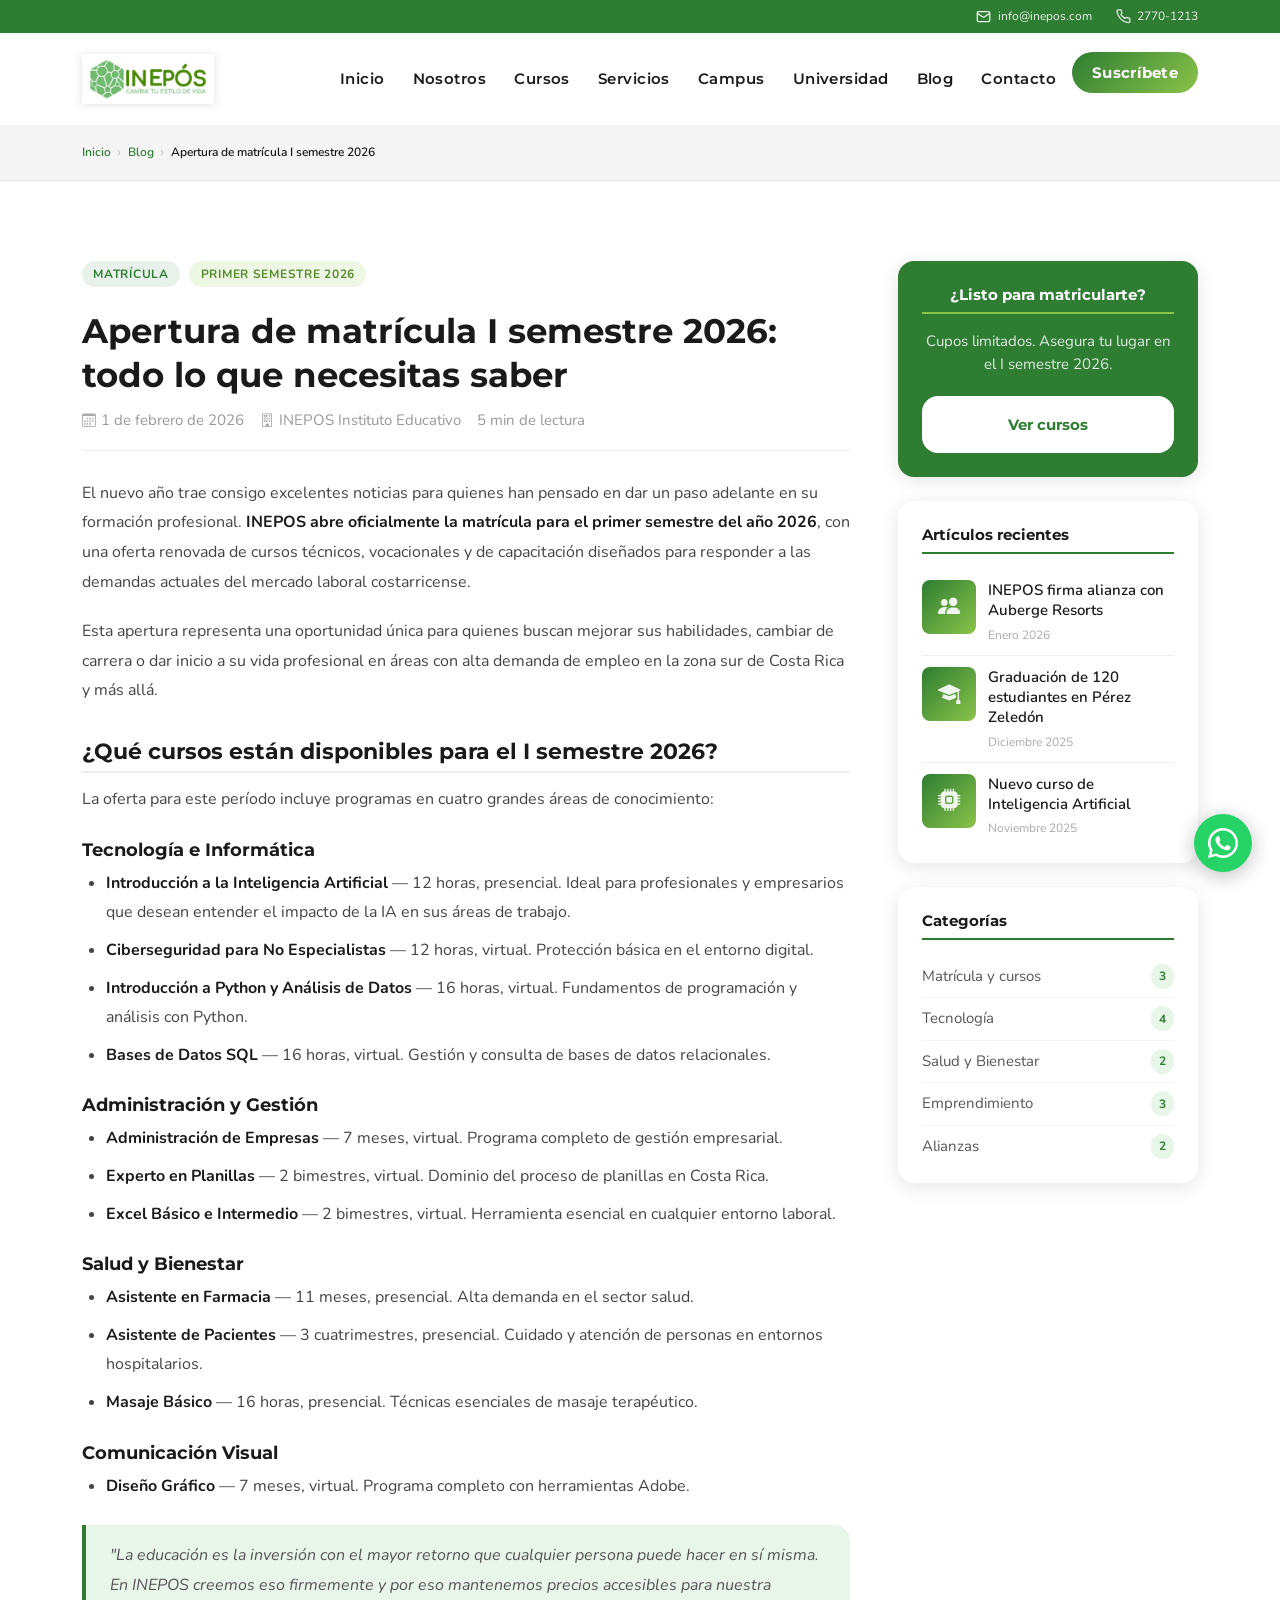
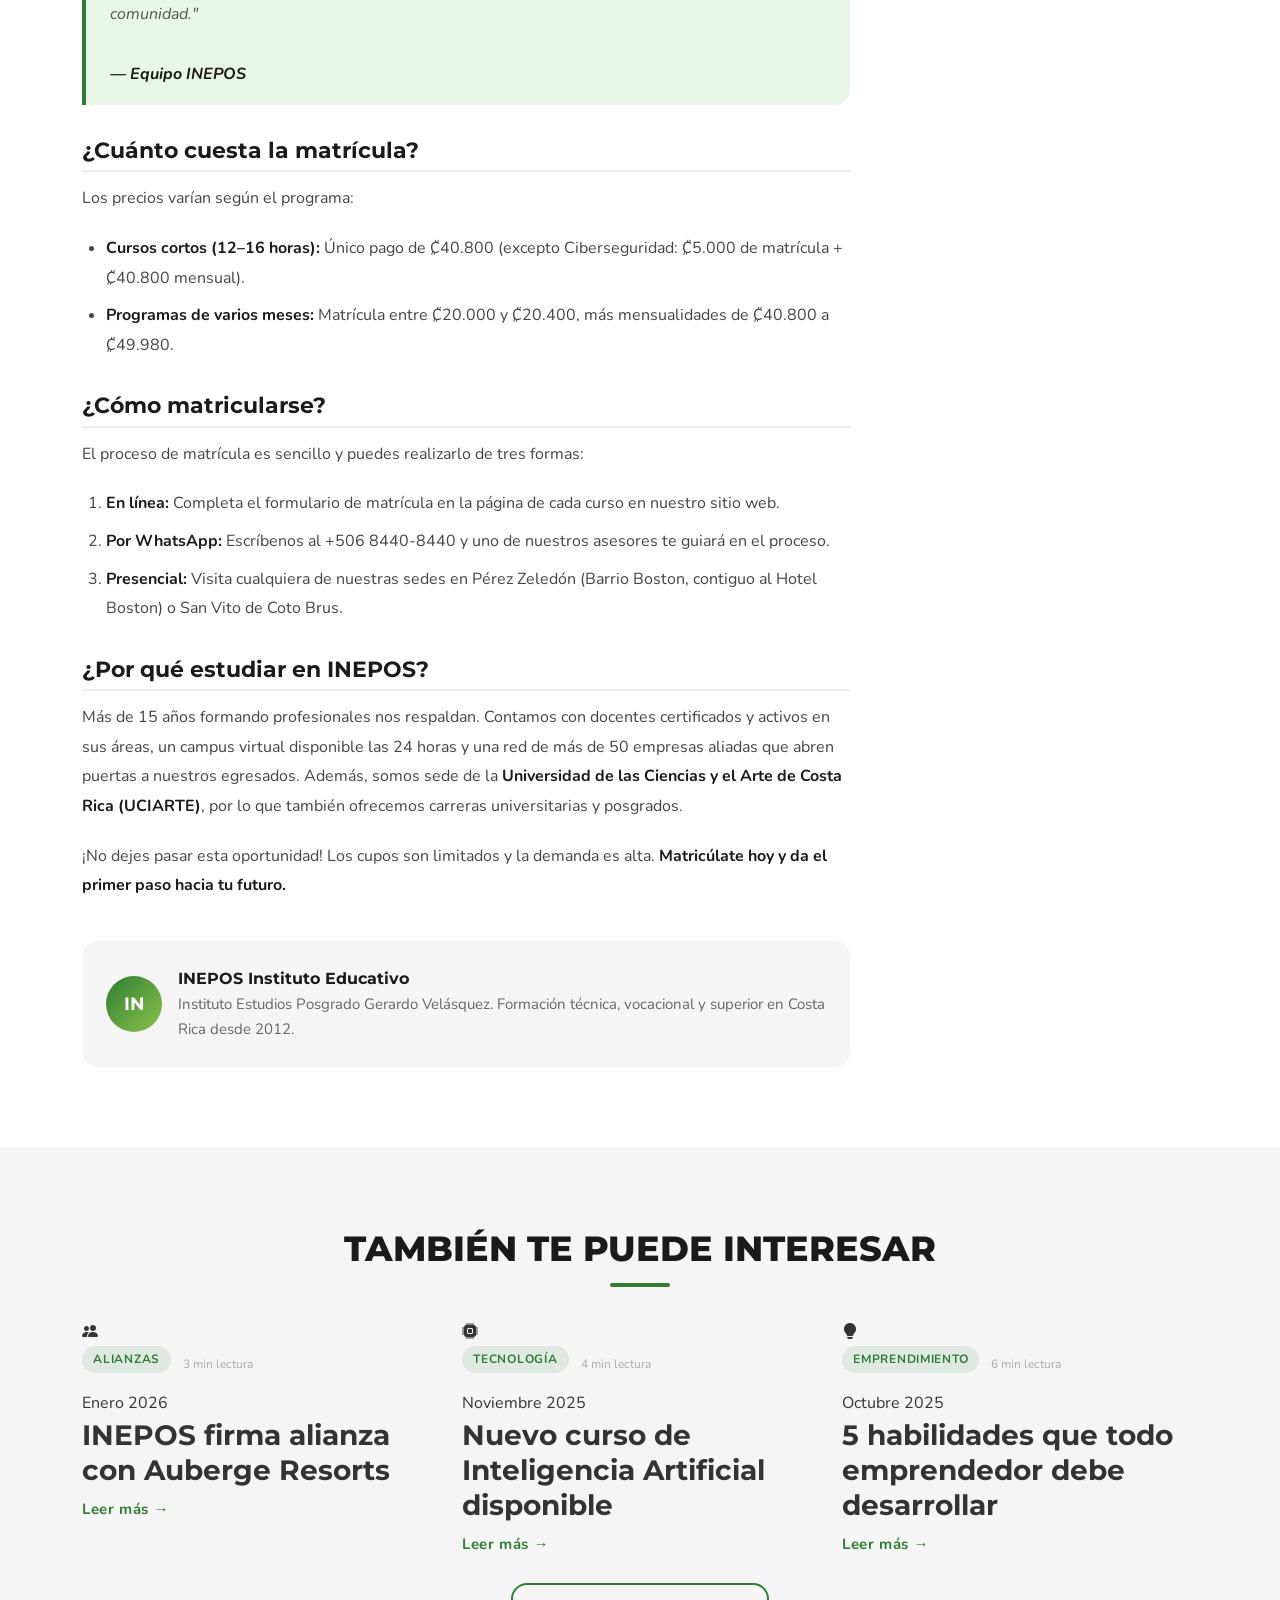
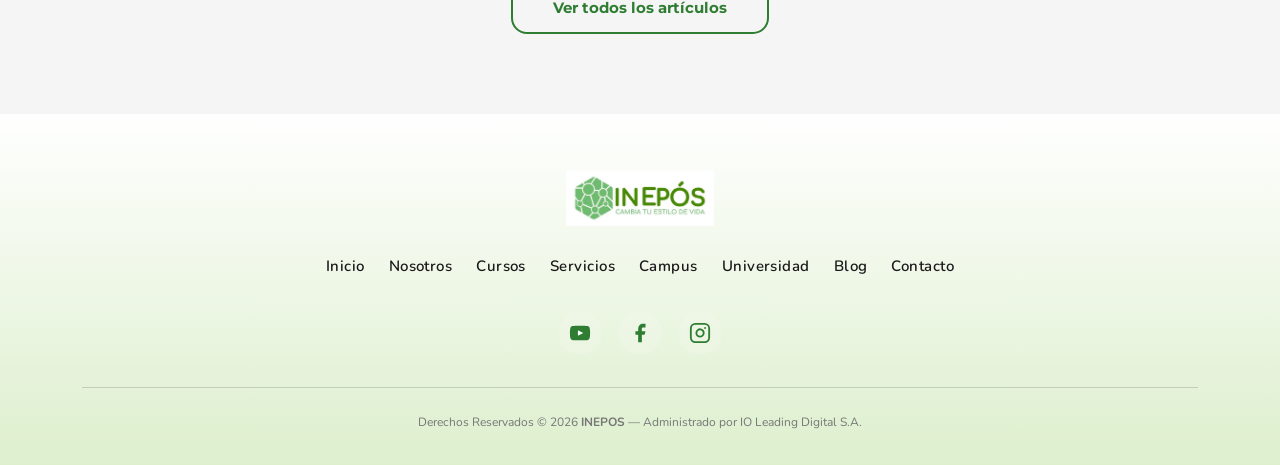
<file: blog-detalle.html>
<!DOCTYPE html>
<html lang="es">
<head>
  <meta charset="UTF-8" />
  <meta name="viewport" content="width=device-width, initial-scale=1.0" />
  <title>Apertura de matrícula I semestre 2026 — Blog INEPOS</title>
  <meta name="description" content="La matrícula para el primer semestre 2026 en INEPOS ya está abierta. Conoce los cursos disponibles, horarios, precios y cómo inscribirte en Pérez Zeledón o San Vito." />
  <meta name="keywords" content="matrícula INEPOS 2026, cursos primer semestre, inscripción cursos Pérez Zeledón, formación técnica Costa Rica" />
  <meta name="author" content="INEPOS — Instituto Educativo" />
  <meta name="robots" content="index, follow" />
  <link rel="canonical" href="https://inepos.com/blog/apertura-matricula-2026" />

  <meta property="og:title" content="Apertura de matrícula I semestre 2026 — INEPOS" />
  <meta property="og:description" content="Ya están abiertas las inscripciones. Conoce los cursos disponibles, horarios y precios especiales de matrícula temprana." />
  <meta property="og:type" content="article" />
  <meta property="og:site_name" content="INEPOS" />
  <meta property="og:locale" content="es_CR" />
  <meta property="article:published_time" content="2026-02-01" />
  <meta property="article:section" content="Matrícula" />

  <link rel="preconnect" href="https://fonts.googleapis.com" />
  <link rel="preconnect" href="https://fonts.gstatic.com" crossorigin />
  <link href="https://fonts.googleapis.com/css2?family=Montserrat:wght@400;600;700;800&family=Nunito:wght@400;500;600;700&display=swap" rel="stylesheet" />
  <link href="https://cdn.jsdelivr.net/npm/bootstrap@5.3.3/dist/css/bootstrap.min.css" rel="stylesheet" />
  <link rel="stylesheet" href="https://cdn.jsdelivr.net/npm/bootstrap-icons@1.11.3/font/bootstrap-icons.min.css" />
  <link rel="icon" type="image/webp" href="assets/img/favicon.webp" />
  <link rel="stylesheet" href="assets/css/style.css" />

  <script type="application/ld+json">
  {
    "@context": "https://schema.org",
    "@type": "BlogPosting",
    "headline": "Apertura de matrícula I semestre 2026: todo lo que necesitas saber",
    "datePublished": "2026-02-01",
    "author": {
      "@type": "Organization",
      "name": "INEPOS"
    },
    "publisher": {
      "@type": "Organization",
      "name": "INEPOS",
      "url": "https://inepos.com"
    },
    "description": "La matrícula para el primer semestre 2026 ya está abierta en INEPOS. Conoce los programas disponibles.",
    "inLanguage": "es"
  }
  </script>
</head>
<body>

  <a href="#main-content" class="skip-link">Saltar al contenido principal</a>

  <div class="topbar" role="complementary" aria-label="Información de contacto rápido">
    <div class="container d-flex justify-content-end align-items-center gap-4">
      <a href="mailto:info@inepos.com" aria-label="Correo electrónico INEPOS">
        <svg width="15" height="15" aria-hidden="true"><use href="assets/img/icons/sprite.svg#email"></use></svg>
        info@inepos.com
      </a>
      <a href="tel:27701213" aria-label="Teléfono INEPOS">
        <svg width="15" height="15" aria-hidden="true"><use href="assets/img/icons/sprite.svg#phone"></use></svg>
        2770-1213
      </a>
    </div>
  </div>

  <nav class="navbar navbar-expand-lg sticky-top" id="mainNav" aria-label="Navegación principal">
    <div class="container">
      <a class="navbar-brand" href="index.html" aria-label="INEPOS inicio">
        <img src="assets/img/Logo.webp" alt="INEPOS logo" class="navbar-logo" width="120" height="42" />
      </a>
      <button class="navbar-toggler" type="button" data-bs-toggle="collapse" data-bs-target="#navMenu" aria-controls="navMenu" aria-expanded="false" aria-label="Abrir menú">
        <span class="navbar-toggler-icon"></span>
      </button>
      <div class="collapse navbar-collapse" id="navMenu">
        <ul class="navbar-nav ms-auto gap-1">
          <li class="nav-item"><a class="nav-link" href="index.html">Inicio</a></li>
          <li class="nav-item"><a class="nav-link" href="nosotros.html">Nosotros</a></li>
          <li class="nav-item"><a class="nav-link" href="cursos.html">Cursos</a></li>
          <li class="nav-item"><a class="nav-link" href="servicios.html">Servicios</a></li>
          <li class="nav-item"><a class="nav-link" href="https://campus.inepos.com/" target="_blank" rel="noopener noreferrer">Campus</a></li>
          <li class="nav-item"><a class="nav-link" href="https://uciarte.ac.cr/" target="_blank" rel="noopener noreferrer">Universidad</a></li>
          <li class="nav-item"><a class="nav-link" href="blog.html">Blog</a></li>
          <li class="nav-item"><a class="nav-link" href="contacto.html">Contacto</a></li>
          <li class="nav-item">
            <a href="suscripcion.html" class="btn-nav-suscripcion" aria-label="Suscribirse al boletín de INEPOS">Suscríbete</a>
          </li>
        </ul>
      </div>
    </div>
  </nav>

  <main id="main-content" tabindex="-1">

    <!-- Breadcrumb -->
    <nav class="breadcrumb-nav" aria-label="Ruta de navegación">
      <div class="container">
        <ol class="breadcrumb-list">
          <li><a href="index.html">Inicio</a></li>
          <li><a href="blog.html">Blog</a></li>
          <li class="active" aria-current="page">Apertura de matrícula I semestre 2026</li>
        </ol>
      </div>
    </nav>

    <!-- Artículo -->
    <section class="section-pad" aria-label="Artículo del blog">
      <div class="container">
        <div class="article-layout">

          <!-- Contenido del artículo -->
          <article aria-labelledby="article-h1">

            <!-- Header -->
            <header class="article-header">
              <div class="article-tags">
                <span class="blog-tag">Matrícula</span>
                <span class="blog-tag blog-tag--alt">Primer semestre 2026</span>
              </div>
              <h1 id="article-h1">Apertura de matrícula I semestre 2026: todo lo que necesitas saber</h1>
              <div class="article-meta">
                <span>
                  <i class="bi bi-calendar3" aria-hidden="true"></i>
                  1 de febrero de 2026
                </span>
                <span>
                  <i class="bi bi-building" aria-hidden="true"></i>
                  INEPOS Instituto Educativo
                </span>
                <span>5 min de lectura</span>
              </div>
            </header>

            

            <!-- Cuerpo del artículo -->
            <div class="article-content">

              <p>El nuevo año trae consigo excelentes noticias para quienes han pensado en dar un paso adelante en su formación profesional. <strong>INEPOS abre oficialmente la matrícula para el primer semestre del año 2026</strong>, con una oferta renovada de cursos técnicos, vocacionales y de capacitación diseñados para responder a las demandas actuales del mercado laboral costarricense.</p>

              <p>Esta apertura representa una oportunidad única para quienes buscan mejorar sus habilidades, cambiar de carrera o dar inicio a su vida profesional en áreas con alta demanda de empleo en la zona sur de Costa Rica y más allá.</p>

              <h2>¿Qué cursos están disponibles para el I semestre 2026?</h2>

              <p>La oferta para este período incluye programas en cuatro grandes áreas de conocimiento:</p>

              <h3>Tecnología e Informática</h3>
              <ul>
                <li><strong>Introducción a la Inteligencia Artificial</strong> — 12 horas, presencial. Ideal para profesionales y empresarios que desean entender el impacto de la IA en sus áreas de trabajo.</li>
                <li><strong>Ciberseguridad para No Especialistas</strong> — 12 horas, virtual. Protección básica en el entorno digital.</li>
                <li><strong>Introducción a Python y Análisis de Datos</strong> — 16 horas, virtual. Fundamentos de programación y análisis con Python.</li>
                <li><strong>Bases de Datos SQL</strong> — 16 horas, virtual. Gestión y consulta de bases de datos relacionales.</li>
              </ul>

              <h3>Administración y Gestión</h3>
              <ul>
                <li><strong>Administración de Empresas</strong> — 7 meses, virtual. Programa completo de gestión empresarial.</li>
                <li><strong>Experto en Planillas</strong> — 2 bimestres, virtual. Dominio del proceso de planillas en Costa Rica.</li>
                <li><strong>Excel Básico e Intermedio</strong> — 2 bimestres, virtual. Herramienta esencial en cualquier entorno laboral.</li>
              </ul>

              <h3>Salud y Bienestar</h3>
              <ul>
                <li><strong>Asistente en Farmacia</strong> — 11 meses, presencial. Alta demanda en el sector salud.</li>
                <li><strong>Asistente de Pacientes</strong> — 3 cuatrimestres, presencial. Cuidado y atención de personas en entornos hospitalarios.</li>
                <li><strong>Masaje Básico</strong> — 16 horas, presencial. Técnicas esenciales de masaje terapéutico.</li>
              </ul>

              <h3>Comunicación Visual</h3>
              <ul>
                <li><strong>Diseño Gráfico</strong> — 7 meses, virtual. Programa completo con herramientas Adobe.</li>
              </ul>

              <blockquote>
                "La educación es la inversión con el mayor retorno que cualquier persona puede hacer en sí misma. En INEPOS creemos eso firmemente y por eso mantenemos precios accesibles para nuestra comunidad."
                <br /><br />
                <strong>— Equipo INEPOS</strong>
              </blockquote>

              <h2>¿Cuánto cuesta la matrícula?</h2>

              <p>Los precios varían según el programa:</p>

              <ul>
                <li><strong>Cursos cortos (12–16 horas):</strong> Único pago de ₡40.800 (excepto Ciberseguridad: ₡5.000 de matrícula + ₡40.800 mensual).</li>
                <li><strong>Programas de varios meses:</strong> Matrícula entre ₡20.000 y ₡20.400, más mensualidades de ₡40.800 a ₡49.980.</li>
              </ul>

              <h2>¿Cómo matricularse?</h2>

              <p>El proceso de matrícula es sencillo y puedes realizarlo de tres formas:</p>

              <ol>
                <li><strong>En línea:</strong> Completa el formulario de matrícula en la página de cada curso en nuestro sitio web.</li>
                <li><strong>Por WhatsApp:</strong> Escríbenos al <a href="https://api.whatsapp.com/send?phone=50684408440" target="_blank" rel="noopener noreferrer">+506 8440-8440</a> y uno de nuestros asesores te guiará en el proceso.</li>
                <li><strong>Presencial:</strong> Visita cualquiera de nuestras sedes en Pérez Zeledón (Barrio Boston, contiguo al Hotel Boston) o San Vito de Coto Brus.</li>
              </ol>

              <h2>¿Por qué estudiar en INEPOS?</h2>

              <p>Más de 15 años formando profesionales nos respaldan. Contamos con docentes certificados y activos en sus áreas, un campus virtual disponible las 24 horas y una red de más de 50 empresas aliadas que abren puertas a nuestros egresados. Además, somos sede de la <strong>Universidad de las Ciencias y el Arte de Costa Rica (UCIARTE)</strong>, por lo que también ofrecemos carreras universitarias y posgrados.</p>

              <p>¡No dejes pasar esta oportunidad! Los cupos son limitados y la demanda es alta. <strong>Matricúlate hoy y da el primer paso hacia tu futuro.</strong></p>

            </div>

            <!-- Autor -->
            <div class="article-author" aria-label="Información del autor">
              <div class="author-img" aria-label="INEPOS">IN</div>
              <div>
                <strong class="author-name">INEPOS Instituto Educativo</strong>
                <p>Instituto Estudios Posgrado Gerardo Velásquez. Formación técnica, vocacional y superior en Costa Rica desde 2012.</p>
              </div>
            </div>


          </article>

          <!-- Sidebar -->
          <aside aria-label="Artículos relacionados y categorías">
            <div class="sidebar">

              <!-- CTA matrícula -->
              <div class="sidebar-widget sidebar-cta">
                <h4>¿Listo para matricularte?</h4>
                <p>Cupos limitados. Asegura tu lugar en el I semestre 2026.</p>
                <a href="cursos.html" class="btn-cta-white" aria-label="Ver cursos disponibles">Ver cursos</a>
              </div>

              <!-- Artículos recientes -->
              <div class="sidebar-widget">
                <h4>Artículos recientes</h4>
                <a href="blog-detalle.html" class="sidebar-recent-item" aria-label="INEPOS firma alianza con Auberge Resorts">
                  <div class="sidebar-recent-thumb" aria-hidden="true"><i class="bi bi-people-fill"></i></div>
                  <div>
                    <span class="sidebar-recent-title">INEPOS firma alianza con Auberge Resorts</span>
                    <span class="sidebar-recent-date">Enero 2026</span>
                  </div>
                </a>
                <a href="blog-detalle.html" class="sidebar-recent-item" aria-label="Graduación de 120 estudiantes en Pérez Zeledón">
                  <div class="sidebar-recent-thumb" aria-hidden="true"><i class="bi bi-mortarboard-fill"></i></div>
                  <div>
                    <span class="sidebar-recent-title">Graduación de 120 estudiantes en Pérez Zeledón</span>
                    <span class="sidebar-recent-date">Diciembre 2025</span>
                  </div>
                </a>
                <a href="blog-detalle.html" class="sidebar-recent-item" aria-label="Nuevo curso de Inteligencia Artificial disponible">
                  <div class="sidebar-recent-thumb" aria-hidden="true"><i class="bi bi-cpu-fill"></i></div>
                  <div>
                    <span class="sidebar-recent-title">Nuevo curso de Inteligencia Artificial</span>
                    <span class="sidebar-recent-date">Noviembre 2025</span>
                  </div>
                </a>
              </div>

              <!-- Categorías -->
              <div class="sidebar-widget">
                <h4>Categorías</h4>
                <ul class="sidebar-cat-list">
                  <li><a href="blog.html">Matrícula y cursos</a><span class="sidebar-cat-count">3</span></li>
                  <li><a href="blog.html">Tecnología</a><span class="sidebar-cat-count">4</span></li>
                  <li><a href="blog.html">Salud y Bienestar</a><span class="sidebar-cat-count">2</span></li>
                  <li><a href="blog.html">Emprendimiento</a><span class="sidebar-cat-count">3</span></li>
                  <li><a href="blog.html">Alianzas</a><span class="sidebar-cat-count">2</span></li>
                </ul>
              </div>

            </div>
          </aside>

        </div>
      </div>
    </section>

    <!-- Artículos relacionados -->
    <section class="section-pad bg-gray" aria-labelledby="relacionados-title">
      <div class="container">
        <h2 class="section-title text-center" id="relacionados-title">TAMBIÉN TE PUEDE INTERESAR</h2>
        <div class="row g-4 mt-2">
          <div class="col-md-4">
            <article class="blog-card">
              <div class="blog-thumb" aria-hidden="true">
                <i class="bi bi-people-fill"></i>
              </div>
              <div class="blog-body">
                <div class="blog-meta">
                  <span class="blog-tag">Alianzas</span>
                  <span class="blog-read-time">3 min lectura</span>
                </div>
                <span class="blog-date">Enero 2026</span>
                <h3>INEPOS firma alianza con Auberge Resorts</h3>
                <a href="blog-detalle.html" class="link-more" aria-label="Leer artículo sobre alianza Auberge Resorts">Leer más →</a>
              </div>
            </article>
          </div>
          <div class="col-md-4">
            <article class="blog-card">
              <div class="blog-thumb" aria-hidden="true">
                <i class="bi bi-cpu-fill"></i>
              </div>
              <div class="blog-body">
                <div class="blog-meta">
                  <span class="blog-tag">Tecnología</span>
                  <span class="blog-read-time">4 min lectura</span>
                </div>
                <span class="blog-date">Noviembre 2025</span>
                <h3>Nuevo curso de Inteligencia Artificial disponible</h3>
                <a href="blog-detalle.html" class="link-more" aria-label="Leer artículo sobre curso IA">Leer más →</a>
              </div>
            </article>
          </div>
          <div class="col-md-4">
            <article class="blog-card">
              <div class="blog-thumb" aria-hidden="true">
                <i class="bi bi-lightbulb-fill"></i>
              </div>
              <div class="blog-body">
                <div class="blog-meta">
                  <span class="blog-tag">Emprendimiento</span>
                  <span class="blog-read-time">6 min lectura</span>
                </div>
                <span class="blog-date">Octubre 2025</span>
                <h3>5 habilidades que todo emprendedor debe desarrollar</h3>
                <a href="blog-detalle.html" class="link-more" aria-label="Leer artículo sobre habilidades emprendedor">Leer más →</a>
              </div>
            </article>
          </div>
        </div>
        <div class="text-center mt-4">
          <a href="blog.html" class="btn btn-outline-custom" aria-label="Ver todos los artículos del blog">Ver todos los artículos</a>
        </div>
      </div>
    </section>

  </main>

  <footer class="footer" aria-label="Pie de página INEPOS">
    <div class="container">
      <div class="footer-logo">
        <img src="assets/img/Logo.webp" alt="INEPOS logo" class="footer-logo-img" width="160" height="56" loading="lazy" />
      </div>
      <nav class="footer-nav" aria-label="Navegación footer">
        <a href="index.html">Inicio</a>
        <a href="nosotros.html">Nosotros</a>
        <a href="cursos.html">Cursos</a>
        <a href="servicios.html">Servicios</a>
        <a href="https://campus.inepos.com/" target="_blank" rel="noopener noreferrer">Campus</a>
        <a href="https://uciarte.ac.cr/" target="_blank" rel="noopener noreferrer">Universidad</a>
        <a href="blog.html">Blog</a>
        <a href="contacto.html">Contacto</a>
      </nav>
      <div class="footer-social" aria-label="Redes sociales">
        <a href="https://www.youtube.com/@UciartePerezZeledon" aria-label="YouTube INEPOS" class="social-link" target="_blank" rel="noopener noreferrer"><svg width="22" height="22" aria-hidden="true"><use href="assets/img/icons/sprite.svg#youtube"></use></svg></a>
        <a href="https://www.facebook.com/UciartePZ?mibextid=LQQJ4d" aria-label="Facebook INEPOS" class="social-link" target="_blank" rel="noopener noreferrer"><svg width="22" height="22" aria-hidden="true"><use href="assets/img/icons/sprite.svg#facebook"></use></svg></a>
        <a href="https://www.instagram.com/uciartepz_" aria-label="Instagram INEPOS" class="social-link" target="_blank" rel="noopener noreferrer"><svg width="22" height="22" aria-hidden="true"><use href="assets/img/icons/sprite.svg#instagram"></use></svg></a>
      </div>
      <div class="footer-copy">
        <p>Derechos Reservados &copy; 2026 <strong>INEPOS</strong> — Administrado por IO Leading Digital S.A.</p>
      </div>
    </div>
  </footer>

  <a href="https://api.whatsapp.com/send?phone=50684408440" class="whatsapp-fab" target="_blank" rel="noopener noreferrer" aria-label="Contactar por WhatsApp">
    <svg width="30" height="30" aria-hidden="true"><use href="assets/img/icons/sprite.svg#whatsapp"></use></svg>
  </a>

  <script src="https://cdn.jsdelivr.net/npm/bootstrap@5.3.3/dist/js/bootstrap.bundle.min.js"></script>
  <script src="js/main.js"></script>
</body>
</html>
</file>
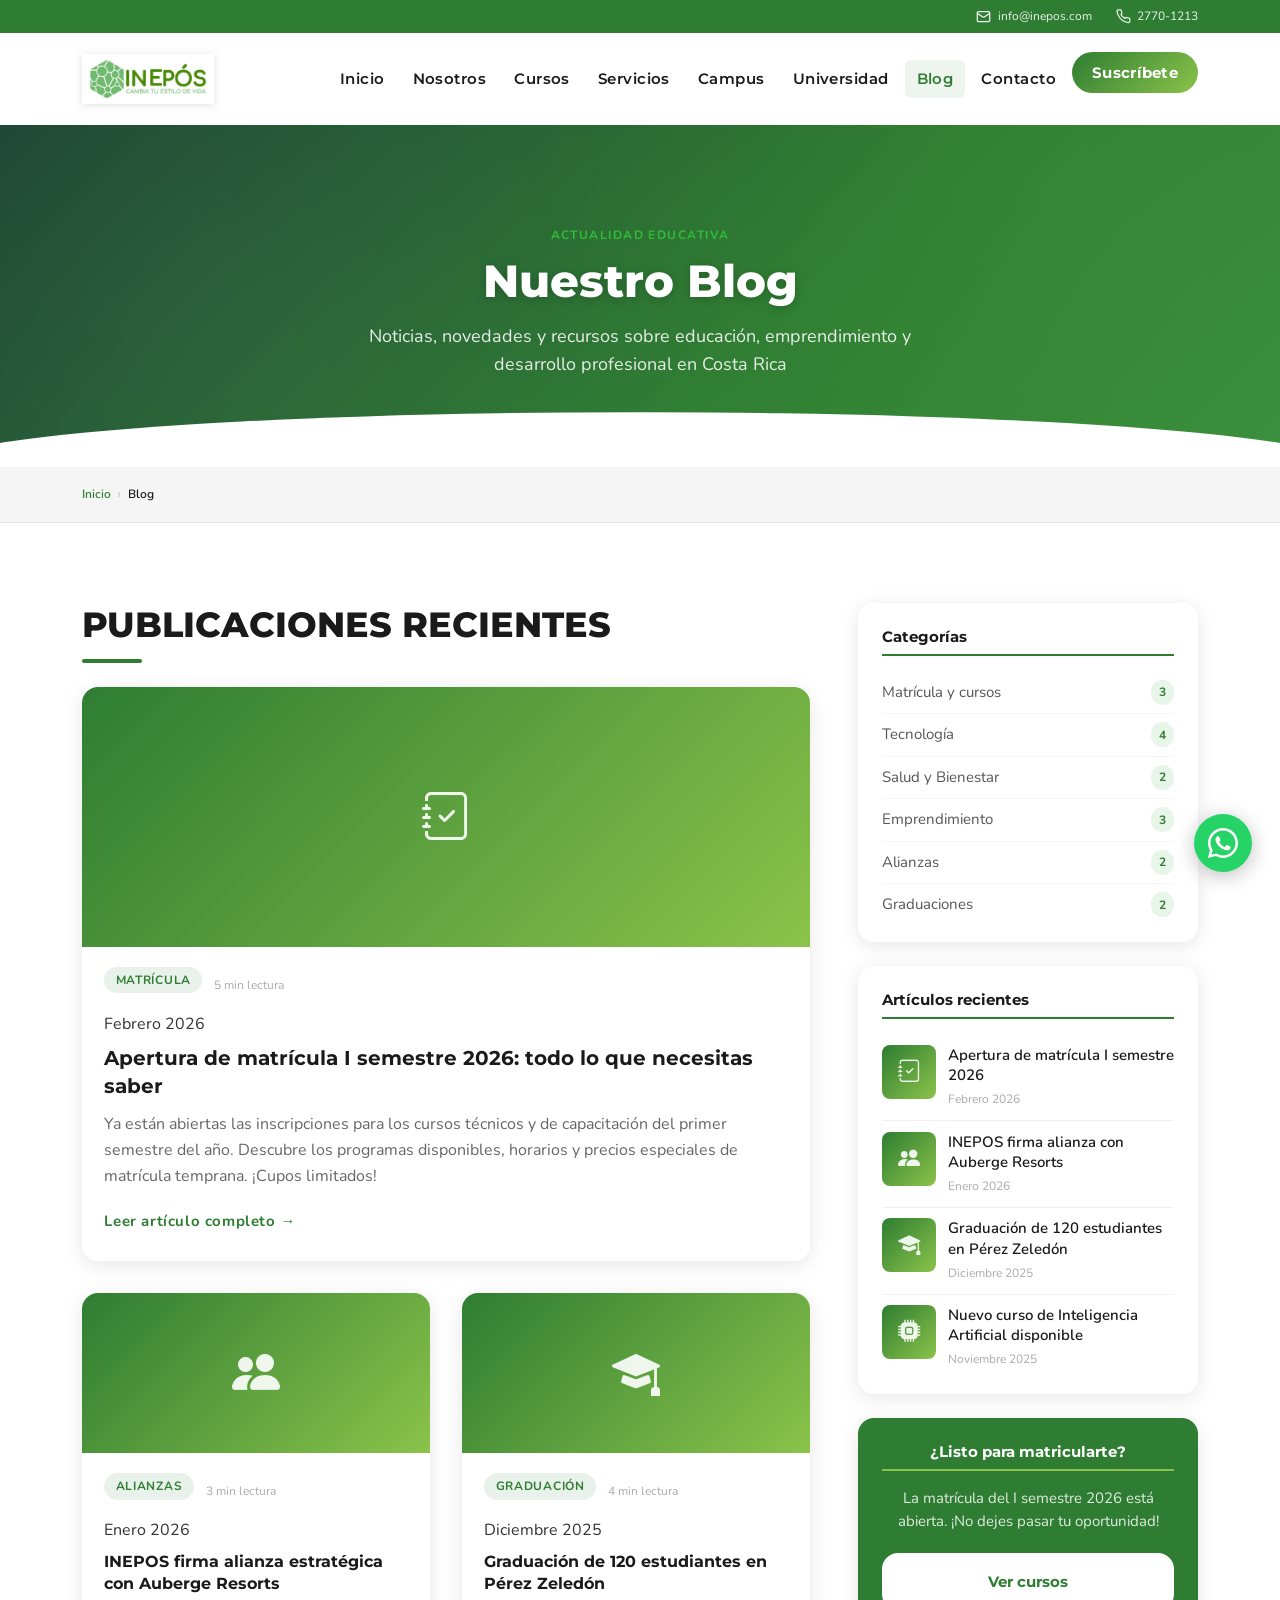
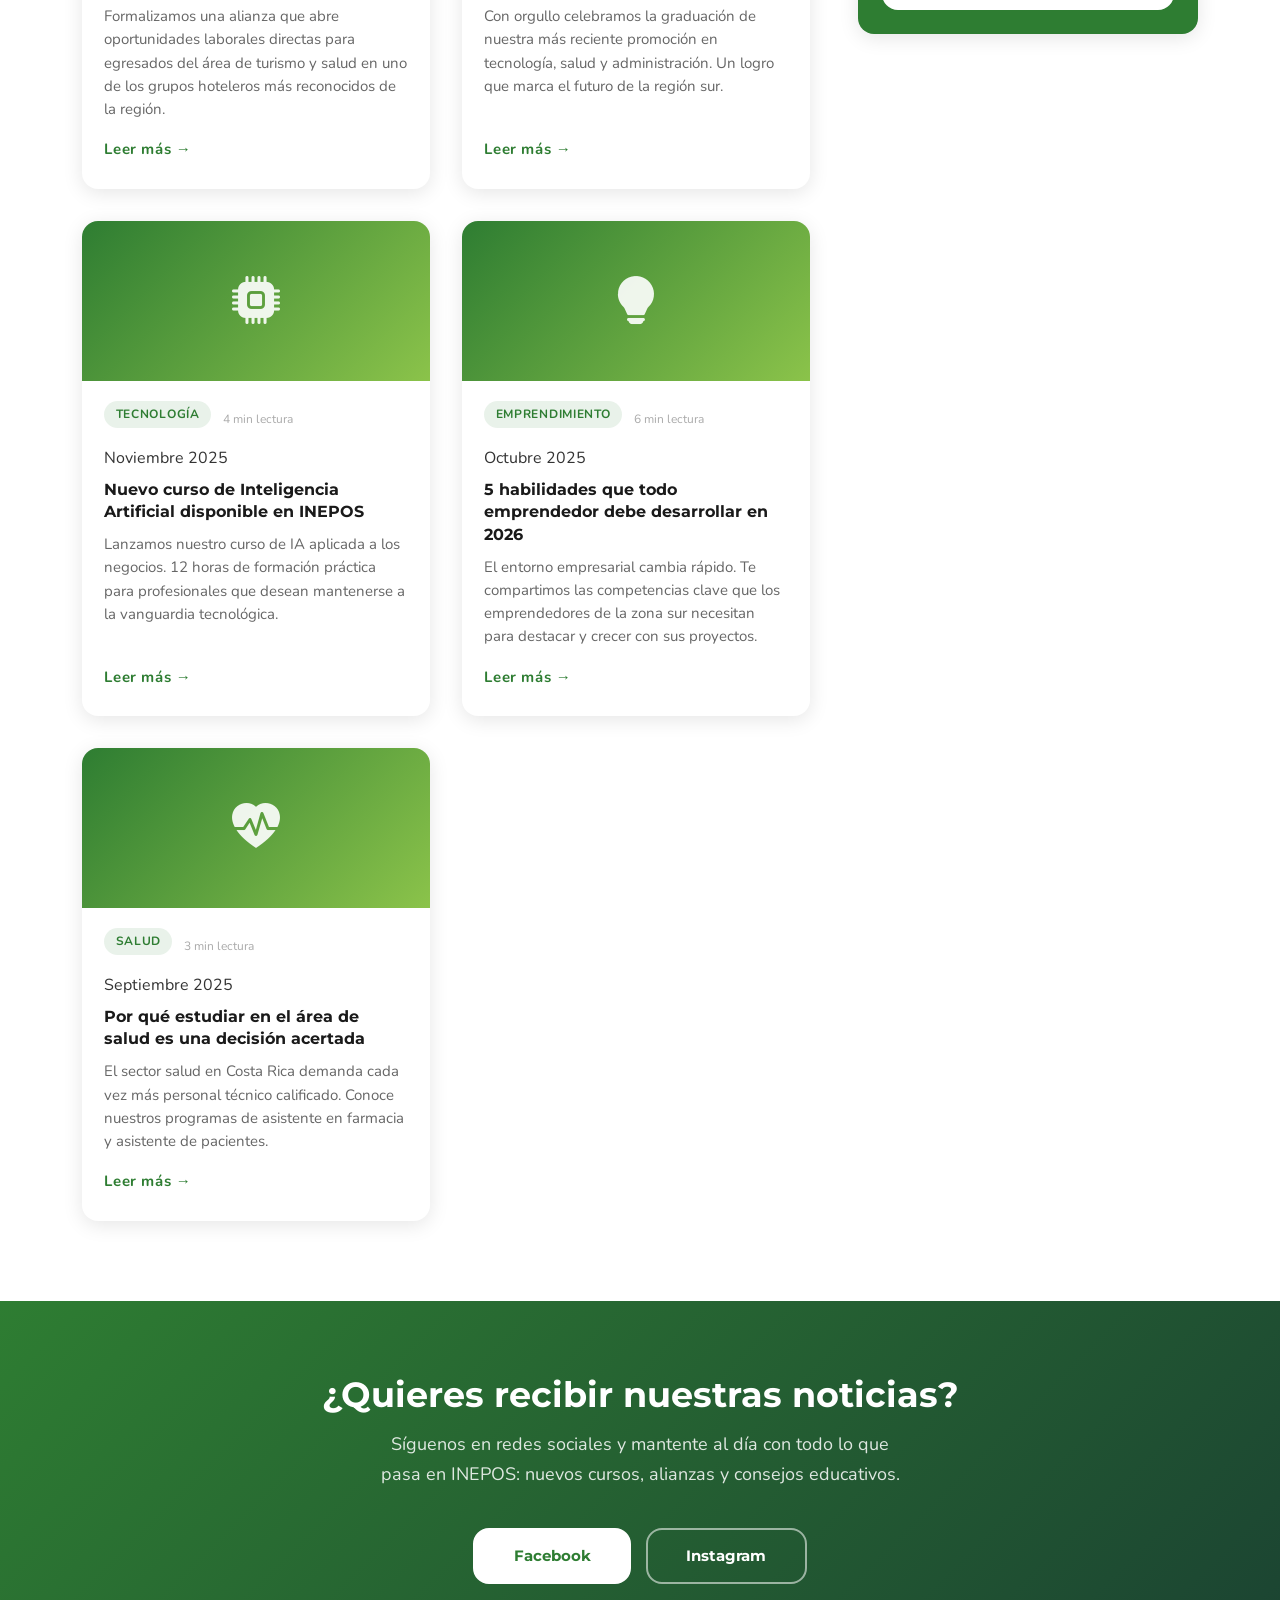
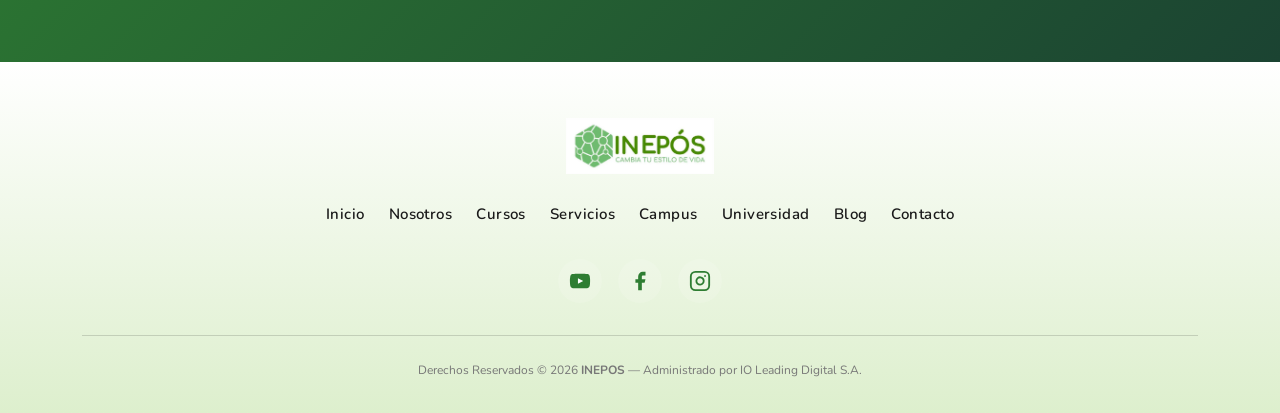
<file: blog.html>
<!DOCTYPE html>
<html lang="es">
<head>
  <meta charset="UTF-8" />
  <meta name="viewport" content="width=device-width, initial-scale=1.0" />
  <title>Blog — INEPOS Instituto Educativo</title>
  <meta name="description" content="Noticias, novedades y recursos educativos de INEPOS. Mantente informado sobre nuevos cursos, alianzas, graduaciones y consejos para tu desarrollo profesional." />
  <meta name="keywords" content="blog INEPOS, noticias educación Costa Rica, nuevos cursos, graduación INEPOS, inteligencia artificial curso" />
  <meta name="author" content="INEPOS — Instituto Educativo" />
  <meta name="robots" content="index, follow" />
  <link rel="canonical" href="https://inepos.com/blog" />

  <meta property="og:title" content="Blog — INEPOS Instituto Educativo" />
  <meta property="og:description" content="Noticias, novedades y recursos educativos. Nuevos cursos, alianzas y consejos de desarrollo profesional." />
  <meta property="og:type" content="website" />
  <meta property="og:site_name" content="INEPOS" />
  <meta property="og:locale" content="es_CR" />

  <link rel="preconnect" href="https://fonts.googleapis.com" />
  <link rel="preconnect" href="https://fonts.gstatic.com" crossorigin />
  <link href="https://fonts.googleapis.com/css2?family=Montserrat:wght@400;600;700;800&family=Nunito:wght@400;500;600;700&display=swap" rel="stylesheet" />
  <link href="https://cdn.jsdelivr.net/npm/bootstrap@5.3.3/dist/css/bootstrap.min.css" rel="stylesheet" />
  <link rel="stylesheet" href="https://cdn.jsdelivr.net/npm/bootstrap-icons@1.11.3/font/bootstrap-icons.min.css" />
  <link rel="icon" type="image/webp" href="assets/img/favicon.webp" />
  <link rel="stylesheet" href="assets/css/style.css" />
</head>
<body>

  <a href="#main-content" class="skip-link">Saltar al contenido principal</a>

  <div class="topbar" role="complementary" aria-label="Información de contacto rápido">
    <div class="container d-flex justify-content-end align-items-center gap-4">
      <a href="mailto:info@inepos.com" aria-label="Correo electrónico INEPOS">
        <svg width="15" height="15" aria-hidden="true"><use href="assets/img/icons/sprite.svg#email"></use></svg>
        info@inepos.com
      </a>
      <a href="tel:27701213" aria-label="Teléfono INEPOS">
        <svg width="15" height="15" aria-hidden="true"><use href="assets/img/icons/sprite.svg#phone"></use></svg>
        2770-1213
      </a>
    </div>
  </div>

  <nav class="navbar navbar-expand-lg sticky-top" id="mainNav" aria-label="Navegación principal">
    <div class="container">
      <a class="navbar-brand" href="index.html" aria-label="INEPOS inicio">
        <img src="assets/img/Logo.webp" alt="INEPOS logo" class="navbar-logo" width="120" height="42" />
      </a>
      <button class="navbar-toggler" type="button" data-bs-toggle="collapse" data-bs-target="#navMenu" aria-controls="navMenu" aria-expanded="false" aria-label="Abrir menú">
        <span class="navbar-toggler-icon"></span>
      </button>
      <div class="collapse navbar-collapse" id="navMenu">
        <ul class="navbar-nav ms-auto gap-1">
          <li class="nav-item"><a class="nav-link" href="index.html">Inicio</a></li>
          <li class="nav-item"><a class="nav-link" href="nosotros.html">Nosotros</a></li>
          <li class="nav-item"><a class="nav-link" href="cursos.html">Cursos</a></li>
          <li class="nav-item"><a class="nav-link" href="servicios.html">Servicios</a></li>
          <li class="nav-item"><a class="nav-link" href="https://campus.inepos.com/" target="_blank" rel="noopener noreferrer">Campus</a></li>
          <li class="nav-item"><a class="nav-link" href="https://uciarte.ac.cr/" target="_blank" rel="noopener noreferrer">Universidad</a></li>
          <li class="nav-item"><a class="nav-link" href="blog.html">Blog</a></li>
          <li class="nav-item"><a class="nav-link" href="contacto.html">Contacto</a></li>
          <li class="nav-item">
            <a href="suscripcion.html" class="btn-nav-suscripcion" aria-label="Suscribirse al boletín de INEPOS">Suscríbete</a>
          </li>
        </ul>
      </div>
    </div>
  </nav>

  <main id="main-content" tabindex="-1">

    <!-- Page Hero -->
    <section class="page-hero" aria-label="Blog de INEPOS">
      <div class="container">
        <div class="page-hero-content">
          <span class="section-eyebrow">Actualidad educativa</span>
          <h1>Nuestro Blog</h1>
          <p>Noticias, novedades y recursos sobre educación, emprendimiento y desarrollo profesional en Costa Rica</p>
        </div>
      </div>
    </section>

    <!-- Breadcrumb -->
    <nav class="breadcrumb-nav" aria-label="Ruta de navegación">
      <div class="container">
        <ol class="breadcrumb-list">
          <li><a href="index.html">Inicio</a></li>
          <li class="active" aria-current="page">Blog</li>
        </ol>
      </div>
    </nav>

    <!-- Artículos -->
    <section class="section-pad" aria-labelledby="blog-title">
      <div class="container">
        <div class="row g-5">

          <!-- Artículos principales -->
          <div class="col-lg-8">
            <h2 class="section-title text-start" id="blog-title">PUBLICACIONES RECIENTES</h2>

            <div class="blog-listing mt-4">

              <!-- Artículo destacado -->
              <article class="blog-card blog-card-featured" aria-labelledby="art1-title">
                <div class="blog-thumb" aria-hidden="true">
                  <i class="bi bi-journal-check"></i>
                </div>
                <div class="blog-body">
                  <div class="blog-meta">
                    <span class="blog-tag">Matrícula</span>
                    <span class="blog-read-time">5 min lectura</span>
                  </div>
                  <span class="blog-date">Febrero 2026</span>
                  <h3 id="art1-title">Apertura de matrícula I semestre 2026: todo lo que necesitas saber</h3>
                  <p>Ya están abiertas las inscripciones para los cursos técnicos y de capacitación del primer semestre del año. Descubre los programas disponibles, horarios y precios especiales de matrícula temprana. ¡Cupos limitados!</p>
                  <a href="blog-detalle.html" class="link-more" aria-label="Leer artículo completo: Apertura de matrícula I semestre 2026">Leer artículo completo →</a>
                </div>
              </article>

              <!-- Artículo 2 -->
              <article class="blog-card" aria-labelledby="art2-title">
                <div class="blog-thumb" aria-hidden="true">
                  <i class="bi bi-people-fill"></i>
                </div>
                <div class="blog-body">
                  <div class="blog-meta">
                    <span class="blog-tag">Alianzas</span>
                    <span class="blog-read-time">3 min lectura</span>
                  </div>
                  <span class="blog-date">Enero 2026</span>
                  <h3 id="art2-title">INEPOS firma alianza estratégica con Auberge Resorts</h3>
                  <p>Formalizamos una alianza que abre oportunidades laborales directas para egresados del área de turismo y salud en uno de los grupos hoteleros más reconocidos de la región.</p>
                  <a href="blog-detalle.html" class="link-more" aria-label="Leer artículo sobre alianza con Auberge Resorts">Leer más →</a>
                </div>
              </article>

              <!-- Artículo 3 -->
              <article class="blog-card" aria-labelledby="art3-title">
                <div class="blog-thumb" aria-hidden="true">
                  <i class="bi bi-mortarboard-fill"></i>
                </div>
                <div class="blog-body">
                  <div class="blog-meta">
                    <span class="blog-tag">Graduación</span>
                    <span class="blog-read-time">4 min lectura</span>
                  </div>
                  <span class="blog-date">Diciembre 2025</span>
                  <h3 id="art3-title">Graduación de 120 estudiantes en Pérez Zeledón</h3>
                  <p>Con orgullo celebramos la graduación de nuestra más reciente promoción en tecnología, salud y administración. Un logro que marca el futuro de la región sur.</p>
                  <a href="blog-detalle.html" class="link-more" aria-label="Leer artículo sobre graduación">Leer más →</a>
                </div>
              </article>

              <!-- Artículo 4 -->
              <article class="blog-card" aria-labelledby="art4-title">
                <div class="blog-thumb" aria-hidden="true">
                  <i class="bi bi-cpu-fill"></i>
                </div>
                <div class="blog-body">
                  <div class="blog-meta">
                    <span class="blog-tag">Tecnología</span>
                    <span class="blog-read-time">4 min lectura</span>
                  </div>
                  <span class="blog-date">Noviembre 2025</span>
                  <h3 id="art4-title">Nuevo curso de Inteligencia Artificial disponible en INEPOS</h3>
                  <p>Lanzamos nuestro curso de IA aplicada a los negocios. 12 horas de formación práctica para profesionales que desean mantenerse a la vanguardia tecnológica.</p>
                  <a href="blog-detalle.html" class="link-more" aria-label="Leer artículo sobre curso de IA">Leer más →</a>
                </div>
              </article>

              <!-- Artículo 5 -->
              <article class="blog-card" aria-labelledby="art5-title">
                <div class="blog-thumb" aria-hidden="true">
                  <i class="bi bi-lightbulb-fill"></i>
                </div>
                <div class="blog-body">
                  <div class="blog-meta">
                    <span class="blog-tag">Emprendimiento</span>
                    <span class="blog-read-time">6 min lectura</span>
                  </div>
                  <span class="blog-date">Octubre 2025</span>
                  <h3 id="art5-title">5 habilidades que todo emprendedor debe desarrollar en 2026</h3>
                  <p>El entorno empresarial cambia rápido. Te compartimos las competencias clave que los emprendedores de la zona sur necesitan para destacar y crecer con sus proyectos.</p>
                  <a href="blog-detalle.html" class="link-more" aria-label="Leer artículo sobre habilidades emprendedor">Leer más →</a>
                </div>
              </article>

              <!-- Artículo 6 -->
              <article class="blog-card" aria-labelledby="art6-title">
                <div class="blog-thumb" aria-hidden="true">
                  <i class="bi bi-heart-pulse-fill"></i>
                </div>
                <div class="blog-body">
                  <div class="blog-meta">
                    <span class="blog-tag">Salud</span>
                    <span class="blog-read-time">3 min lectura</span>
                  </div>
                  <span class="blog-date">Septiembre 2025</span>
                  <h3 id="art6-title">Por qué estudiar en el área de salud es una decisión acertada</h3>
                  <p>El sector salud en Costa Rica demanda cada vez más personal técnico calificado. Conoce nuestros programas de asistente en farmacia y asistente de pacientes.</p>
                  <a href="blog-detalle.html" class="link-more" aria-label="Leer artículo sobre carrera en salud">Leer más →</a>
                </div>
              </article>

            </div><!-- fin blog-listing -->
          </div>

          <!-- Sidebar -->
          <aside class="col-lg-4" aria-label="Sidebar del blog">
            <div class="sidebar">

              <!-- Categorías -->
              <div class="sidebar-widget">
                <h4>Categorías</h4>
                <ul class="sidebar-cat-list" role="list">
                  <li><a href="blog.html">Matrícula y cursos</a><span class="sidebar-cat-count">3</span></li>
                  <li><a href="blog.html">Tecnología</a><span class="sidebar-cat-count">4</span></li>
                  <li><a href="blog.html">Salud y Bienestar</a><span class="sidebar-cat-count">2</span></li>
                  <li><a href="blog.html">Emprendimiento</a><span class="sidebar-cat-count">3</span></li>
                  <li><a href="blog.html">Alianzas</a><span class="sidebar-cat-count">2</span></li>
                  <li><a href="blog.html">Graduaciones</a><span class="sidebar-cat-count">2</span></li>
                </ul>
              </div>

              <!-- Artículos recientes -->
              <div class="sidebar-widget">
                <h4>Artículos recientes</h4>
                <a href="blog-detalle.html" class="sidebar-recent-item" aria-label="Leer: Apertura de matrícula I semestre 2026">
                  <div class="sidebar-recent-thumb" aria-hidden="true"><i class="bi bi-journal-check"></i></div>
                  <div>
                    <span class="sidebar-recent-title">Apertura de matrícula I semestre 2026</span>
                    <span class="sidebar-recent-date">Febrero 2026</span>
                  </div>
                </a>
                <a href="blog-detalle.html" class="sidebar-recent-item" aria-label="Leer: INEPOS firma alianza con Auberge Resorts">
                  <div class="sidebar-recent-thumb" aria-hidden="true"><i class="bi bi-people-fill"></i></div>
                  <div>
                    <span class="sidebar-recent-title">INEPOS firma alianza con Auberge Resorts</span>
                    <span class="sidebar-recent-date">Enero 2026</span>
                  </div>
                </a>
                <a href="blog-detalle.html" class="sidebar-recent-item" aria-label="Leer: Graduación de 120 estudiantes">
                  <div class="sidebar-recent-thumb" aria-hidden="true"><i class="bi bi-mortarboard-fill"></i></div>
                  <div>
                    <span class="sidebar-recent-title">Graduación de 120 estudiantes en Pérez Zeledón</span>
                    <span class="sidebar-recent-date">Diciembre 2025</span>
                  </div>
                </a>
                <a href="blog-detalle.html" class="sidebar-recent-item" aria-label="Leer: Nuevo curso de Inteligencia Artificial">
                  <div class="sidebar-recent-thumb" aria-hidden="true"><i class="bi bi-cpu-fill"></i></div>
                  <div>
                    <span class="sidebar-recent-title">Nuevo curso de Inteligencia Artificial disponible</span>
                    <span class="sidebar-recent-date">Noviembre 2025</span>
                  </div>
                </a>
              </div>

              <!-- CTA Sidebar -->
              <div class="sidebar-widget sidebar-cta">
                <h4>¿Listo para matricularte?</h4>
                <p>La matrícula del I semestre 2026 está abierta. ¡No dejes pasar tu oportunidad!</p>
                <a href="cursos.html" class="btn-cta-white" aria-label="Ver cursos disponibles">Ver cursos</a>
              </div>

            </div>
          </aside>

        </div>
      </div>
    </section>

    <!-- CTA inferior -->
    <section class="cta-section" aria-label="Llamada a la acción">
      <div class="container">
        <h2>¿Quieres recibir nuestras noticias?</h2>
        <p>Síguenos en redes sociales y mantente al día con todo lo que pasa en INEPOS: nuevos cursos, alianzas y consejos educativos.</p>
        <a href="https://www.facebook.com/UciartePZ" class="btn-cta-white" target="_blank" rel="noopener noreferrer" aria-label="Seguir a INEPOS en Facebook">Facebook</a>
        <a href="https://www.instagram.com/uciartepz_" class="btn-cta-outline" target="_blank" rel="noopener noreferrer" aria-label="Seguir a INEPOS en Instagram">Instagram</a>
      </div>
    </section>

  </main>

  <footer class="footer" aria-label="Pie de página INEPOS">
    <div class="container">
      <div class="footer-logo">
        <img src="assets/img/Logo.webp" alt="INEPOS logo" class="footer-logo-img" width="160" height="56" loading="lazy" />
      </div>
      <nav class="footer-nav" aria-label="Navegación footer">
        <a href="index.html">Inicio</a>
        <a href="nosotros.html">Nosotros</a>
        <a href="cursos.html">Cursos</a>
        <a href="servicios.html">Servicios</a>
        <a href="https://campus.inepos.com/" target="_blank" rel="noopener noreferrer">Campus</a>
        <a href="https://uciarte.ac.cr/" target="_blank" rel="noopener noreferrer">Universidad</a>
        <a href="blog.html">Blog</a>
        <a href="contacto.html">Contacto</a>
      </nav>
      <div class="footer-social" aria-label="Redes sociales">
        <a href="https://www.youtube.com/@UciartePerezZeledon" aria-label="YouTube INEPOS" class="social-link" target="_blank" rel="noopener noreferrer"><svg width="22" height="22" aria-hidden="true"><use href="assets/img/icons/sprite.svg#youtube"></use></svg></a>
        <a href="https://www.facebook.com/UciartePZ?mibextid=LQQJ4d" aria-label="Facebook INEPOS" class="social-link" target="_blank" rel="noopener noreferrer"><svg width="22" height="22" aria-hidden="true"><use href="assets/img/icons/sprite.svg#facebook"></use></svg></a>
        <a href="https://www.instagram.com/uciartepz_" aria-label="Instagram INEPOS" class="social-link" target="_blank" rel="noopener noreferrer"><svg width="22" height="22" aria-hidden="true"><use href="assets/img/icons/sprite.svg#instagram"></use></svg></a>
      </div>
      <div class="footer-copy">
        <p>Derechos Reservados &copy; 2026 <strong>INEPOS</strong> — Administrado por IO Leading Digital S.A.</p>
      </div>
    </div>
  </footer>

  <a href="https://api.whatsapp.com/send?phone=50684408440" class="whatsapp-fab" target="_blank" rel="noopener noreferrer" aria-label="Contactar por WhatsApp">
    <svg width="30" height="30" aria-hidden="true"><use href="assets/img/icons/sprite.svg#whatsapp"></use></svg>
  </a>

  <script src="https://cdn.jsdelivr.net/npm/bootstrap@5.3.3/dist/js/bootstrap.bundle.min.js"></script>
  <script src="js/main.js"></script>
</body>
</html>
</file>
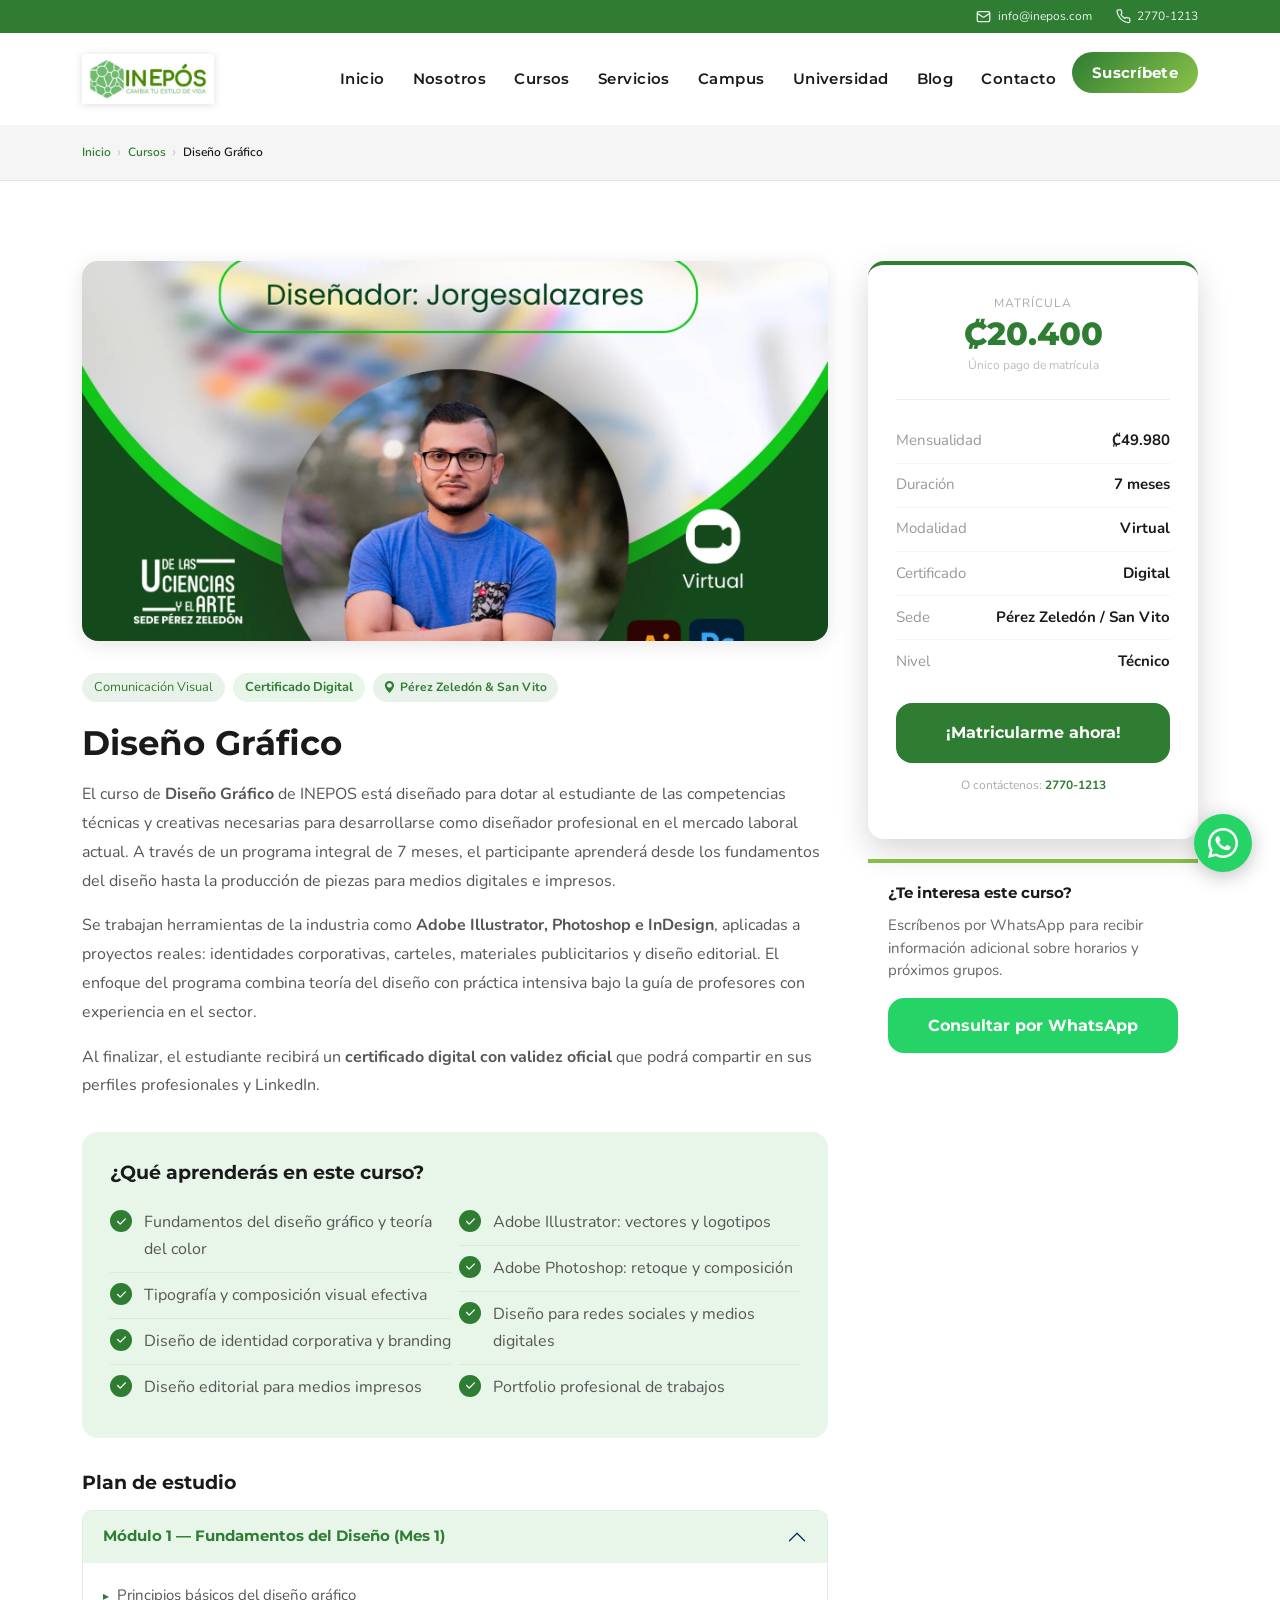
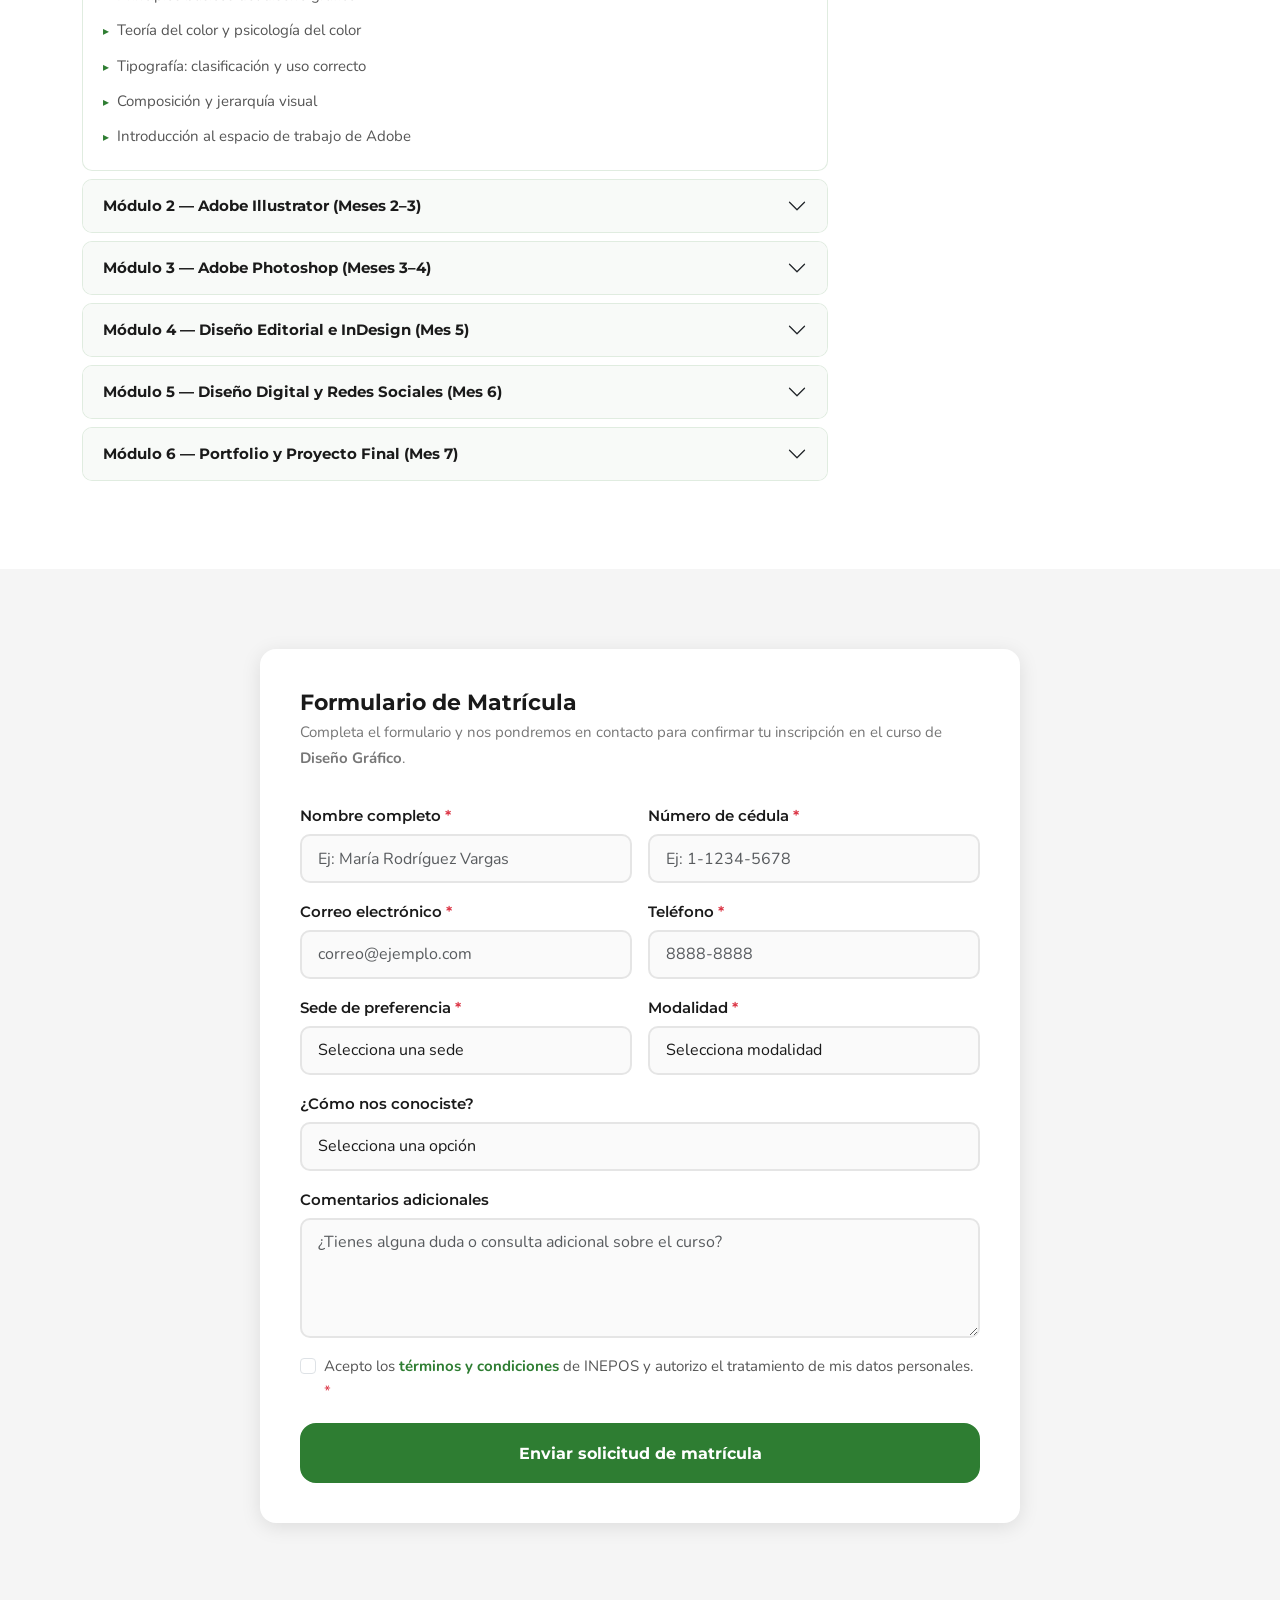
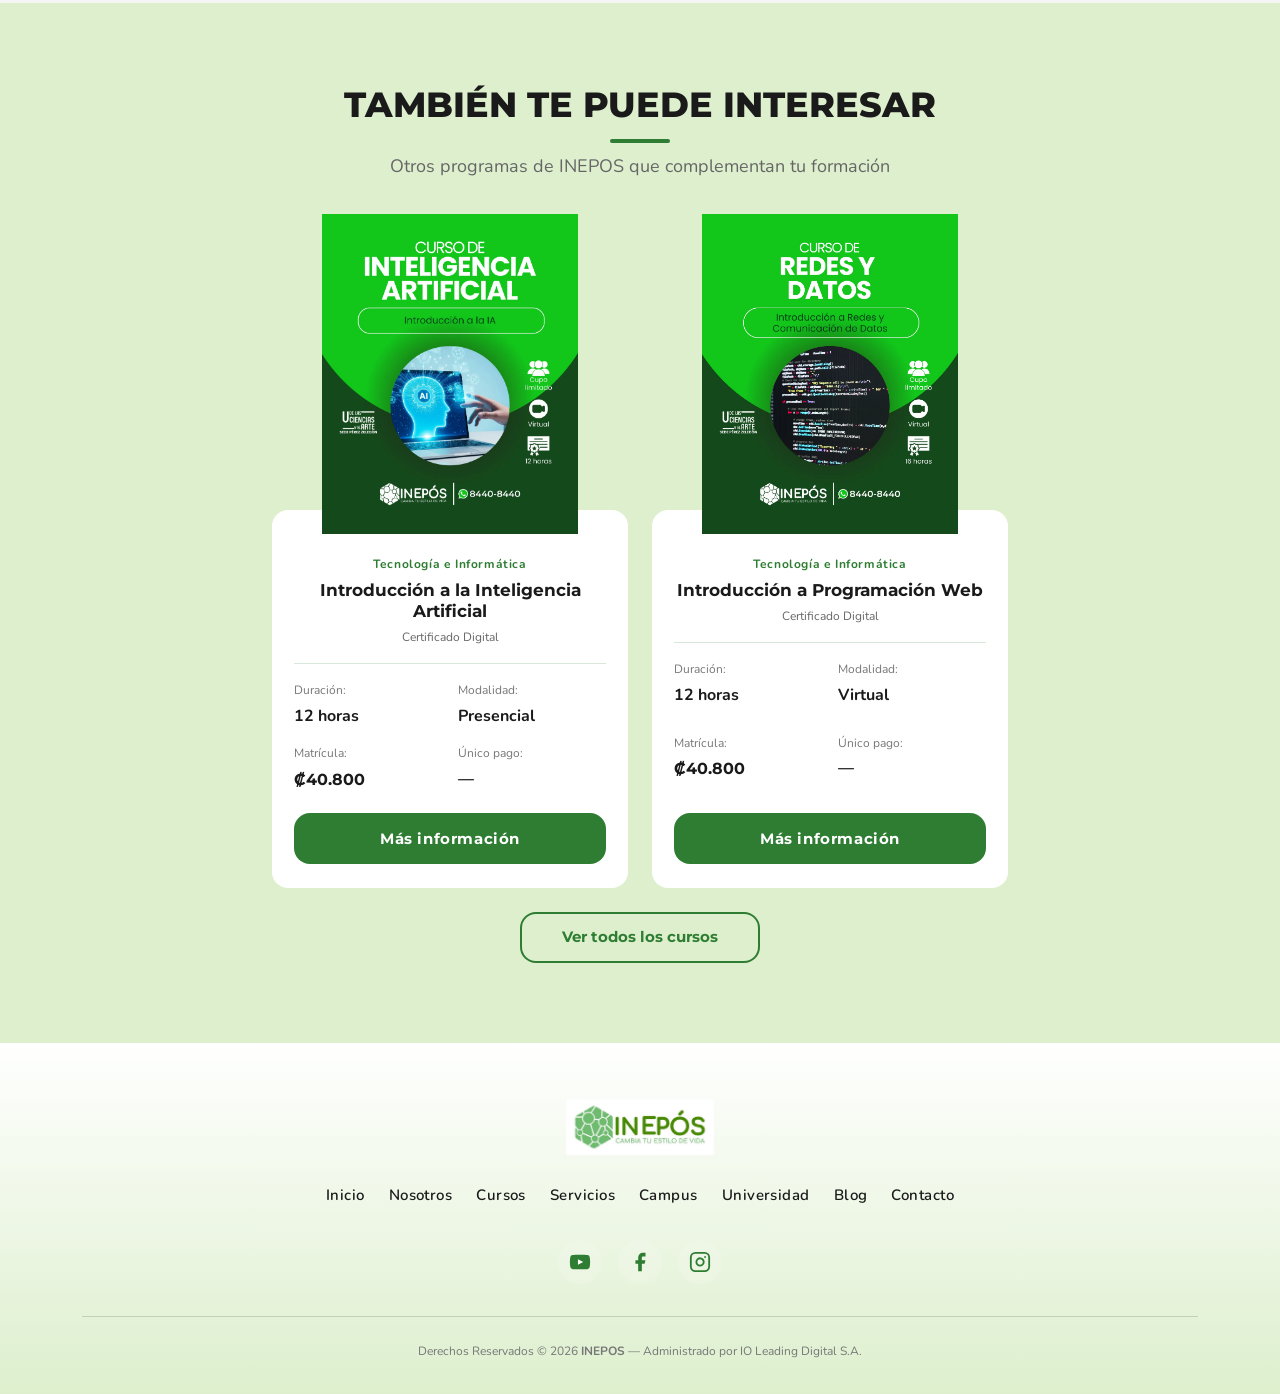
<file: curso-detalle.html>
<!DOCTYPE html>
<html lang="es">
<head>
  <meta charset="UTF-8" />
  <meta name="viewport" content="width=device-width, initial-scale=1.0" />
  <title>Diseño Gráfico — INEPOS Instituto Educativo</title>
  <meta name="description" content="Curso de Diseño Gráfico en INEPOS. 7 meses, modalidad virtual. Aprende herramientas profesionales de diseño, identidad visual y comunicación gráfica. Matrícula ₡20.400." />
  <meta name="keywords" content="curso diseño gráfico Costa Rica, diseño gráfico virtual, INEPOS cursos, Pérez Zeledón formación" />
  <meta name="author" content="INEPOS — Instituto Educativo" />
  <meta name="robots" content="index, follow" />
  <link rel="canonical" href="https://inepos.com/cursos/diseno-grafico" />

  <meta property="og:title" content="Diseño Gráfico — INEPOS Instituto Educativo" />
  <meta property="og:description" content="Curso de Diseño Gráfico 7 meses, virtual. Identidad visual, tipografía, herramientas Adobe. Certificado digital." />
  <meta property="og:type" content="website" />
  <meta property="og:site_name" content="INEPOS" />
  <meta property="og:locale" content="es_CR" />

  <link rel="preconnect" href="https://fonts.googleapis.com" />
  <link rel="preconnect" href="https://fonts.gstatic.com" crossorigin />
  <link href="https://fonts.googleapis.com/css2?family=Montserrat:wght@400;600;700;800&family=Nunito:wght@400;500;600;700&display=swap" rel="stylesheet" />
  <link href="https://cdn.jsdelivr.net/npm/bootstrap@5.3.3/dist/css/bootstrap.min.css" rel="stylesheet" />
  <link rel="stylesheet" href="https://cdn.jsdelivr.net/npm/bootstrap-icons@1.11.3/font/bootstrap-icons.min.css" />
  <link rel="icon" type="image/webp" href="assets/img/favicon.webp" />
  <link rel="stylesheet" href="assets/css/style.css" />

  <script type="application/ld+json">
  {
    "@context": "https://schema.org",
    "@type": "Course",
    "name": "Diseño Gráfico",
    "description": "Programa de diseño gráfico de 7 meses en modalidad virtual con certificado digital.",
    "provider": {
      "@type": "EducationalOrganization",
      "name": "INEPOS",
      "url": "https://inepos.com"
    },
    "educationalLevel": "Técnico",
    "inLanguage": "es",
    "courseMode": "online",
    "offers": {
      "@type": "Offer",
      "price": "20400",
      "priceCurrency": "CRC"
    }
  }
  </script>
</head>
<body>

  <a href="#main-content" class="skip-link">Saltar al contenido principal</a>

  <div class="topbar" role="complementary" aria-label="Información de contacto rápido">
    <div class="container d-flex justify-content-end align-items-center gap-4">
      <a href="mailto:info@inepos.com" aria-label="Correo electrónico INEPOS">
        <svg width="15" height="15" aria-hidden="true"><use href="assets/img/icons/sprite.svg#email"></use></svg>
        info@inepos.com
      </a>
      <a href="tel:27701213" aria-label="Teléfono INEPOS">
        <svg width="15" height="15" aria-hidden="true"><use href="assets/img/icons/sprite.svg#phone"></use></svg>
        2770-1213
      </a>
    </div>
  </div>

  <nav class="navbar navbar-expand-lg sticky-top" id="mainNav" aria-label="Navegación principal">
    <div class="container">
      <a class="navbar-brand" href="index.html" aria-label="INEPOS inicio">
        <img src="assets/img/Logo.webp" alt="INEPOS logo" class="navbar-logo" width="120" height="42" />
      </a>
      <button class="navbar-toggler" type="button" data-bs-toggle="collapse" data-bs-target="#navMenu" aria-controls="navMenu" aria-expanded="false" aria-label="Abrir menú">
        <span class="navbar-toggler-icon"></span>
      </button>
      <div class="collapse navbar-collapse" id="navMenu">
        <ul class="navbar-nav ms-auto gap-1">
          <li class="nav-item"><a class="nav-link" href="index.html">Inicio</a></li>
          <li class="nav-item"><a class="nav-link" href="nosotros.html">Nosotros</a></li>
          <li class="nav-item"><a class="nav-link" href="cursos.html">Cursos</a></li>
          <li class="nav-item"><a class="nav-link" href="servicios.html">Servicios</a></li>
          <li class="nav-item"><a class="nav-link" href="https://campus.inepos.com/" target="_blank" rel="noopener noreferrer">Campus</a></li>
          <li class="nav-item"><a class="nav-link" href="https://uciarte.ac.cr/" target="_blank" rel="noopener noreferrer">Universidad</a></li>
          <li class="nav-item"><a class="nav-link" href="blog.html">Blog</a></li>
          <li class="nav-item"><a class="nav-link" href="contacto.html">Contacto</a></li>
          <li class="nav-item">
            <a href="suscripcion.html" class="btn-nav-suscripcion" aria-label="Suscribirse al boletín de INEPOS">Suscríbete</a>
          </li>
        </ul>
      </div>
    </div>
  </nav>

  <main id="main-content" tabindex="-1">

    <!-- Breadcrumb -->
    <nav class="breadcrumb-nav" aria-label="Ruta de navegación">
      <div class="container">
        <ol class="breadcrumb-list">
          <li><a href="index.html">Inicio</a></li>
          <li><a href="cursos.html">Cursos</a></li>
          <li class="active" aria-current="page">Diseño Gráfico</li>
        </ol>
      </div>
    </nav>

    <!-- Detalle del curso -->
    <section class="section-pad" aria-labelledby="curso-titulo">
      <div class="container">
        <div class="curso-detalle-grid">

          <!-- Contenido principal -->
          <div>
            <!-- Imagen del curso -->
            <div class="curso-img-box">
              <img src="assets/img/cursos/curso-diseno-grafico.webp" alt="Imagen del curso Diseño Gráfico en INEPOS" />
            </div>

            <!-- Badges -->
            <div class="curso-badges">
              <span class="curso-detalle-badge badge-category">Comunicación Visual</span>
              <span class="curso-detalle-badge badge-cert">Certificado Digital</span>
              <span class="badge-sede"><i class="bi bi-geo-alt-fill" aria-hidden="true"></i> Pérez Zeledón &amp; San Vito</span>
            </div>

            <h1 id="curso-titulo" class="curso-detail-h1">Diseño Gráfico</h1>

            <!-- Descripción -->
            <div class="curso-desc">
              <p>El curso de <strong>Diseño Gráfico</strong> de INEPOS está diseñado para dotar al estudiante de las competencias técnicas y creativas necesarias para desarrollarse como diseñador profesional en el mercado laboral actual. A través de un programa integral de 7 meses, el participante aprenderá desde los fundamentos del diseño hasta la producción de piezas para medios digitales e impresos.</p>
              <p>Se trabajan herramientas de la industria como <strong>Adobe Illustrator, Photoshop e InDesign</strong>, aplicadas a proyectos reales: identidades corporativas, carteles, materiales publicitarios y diseño editorial. El enfoque del programa combina teoría del diseño con práctica intensiva bajo la guía de profesores con experiencia en el sector.</p>
              <p>Al finalizar, el estudiante recibirá un <strong>certificado digital con validez oficial</strong> que podrá compartir en sus perfiles profesionales y LinkedIn.</p>
            </div>

            <!-- Lo que aprenderás -->
            <div class="aprenderas-box">
              <h2>¿Qué aprenderás en este curso?</h2>
              <div class="row g-2">
                <div class="col-md-6">
                  <ul class="beneficios-list">
                    <li>Fundamentos del diseño gráfico y teoría del color</li>
                    <li>Tipografía y composición visual efectiva</li>
                    <li>Diseño de identidad corporativa y branding</li>
                    <li>Diseño editorial para medios impresos</li>
                  </ul>
                </div>
                <div class="col-md-6">
                  <ul class="beneficios-list">
                    <li>Adobe Illustrator: vectores y logotipos</li>
                    <li>Adobe Photoshop: retoque y composición</li>
                    <li>Diseño para redes sociales y medios digitales</li>
                    <li>Portfolio profesional de trabajos</li>
                  </ul>
                </div>
              </div>
            </div>

            <!-- Plan de estudios -->
            <h2 class="curso-section-title">Plan de estudio</h2>
            <div class="accordion plan-accordion" id="planEstudio">

              <div class="accordion-item">
                <h3 class="accordion-header">
                  <button class="accordion-button" type="button" data-bs-toggle="collapse" data-bs-target="#modulo1" aria-expanded="true" aria-controls="modulo1">
                    Módulo 1 — Fundamentos del Diseño (Mes 1)
                  </button>
                </h3>
                <div id="modulo1" class="accordion-collapse collapse show" data-bs-parent="#planEstudio">
                  <div class="accordion-body">
                    <ul>
                      <li>Principios básicos del diseño gráfico</li>
                      <li>Teoría del color y psicología del color</li>
                      <li>Tipografía: clasificación y uso correcto</li>
                      <li>Composición y jerarquía visual</li>
                      <li>Introducción al espacio de trabajo de Adobe</li>
                    </ul>
                  </div>
                </div>
              </div>

              <div class="accordion-item">
                <h3 class="accordion-header">
                  <button class="accordion-button collapsed" type="button" data-bs-toggle="collapse" data-bs-target="#modulo2" aria-expanded="false" aria-controls="modulo2">
                    Módulo 2 — Adobe Illustrator (Meses 2–3)
                  </button>
                </h3>
                <div id="modulo2" class="accordion-collapse collapse" data-bs-parent="#planEstudio">
                  <div class="accordion-body">
                    <ul>
                      <li>Herramientas de vectores y trazado</li>
                      <li>Diseño de logotipos e isotipos</li>
                      <li>Creación de iconografías y pictogramas</li>
                      <li>Aplicación de tipografía en piezas de diseño</li>
                      <li>Proyecto: Manual de identidad corporativa</li>
                    </ul>
                  </div>
                </div>
              </div>

              <div class="accordion-item">
                <h3 class="accordion-header">
                  <button class="accordion-button collapsed" type="button" data-bs-toggle="collapse" data-bs-target="#modulo3" aria-expanded="false" aria-controls="modulo3">
                    Módulo 3 — Adobe Photoshop (Meses 3–4)
                  </button>
                </h3>
                <div id="modulo3" class="accordion-collapse collapse" data-bs-parent="#planEstudio">
                  <div class="accordion-body">
                    <ul>
                      <li>Retoque fotográfico profesional</li>
                      <li>Manipulación de capas y máscaras</li>
                      <li>Composición y montajes creativos</li>
                      <li>Efectos y filtros avanzados</li>
                      <li>Optimización de imágenes para web</li>
                    </ul>
                  </div>
                </div>
              </div>

              <div class="accordion-item">
                <h3 class="accordion-header">
                  <button class="accordion-button collapsed" type="button" data-bs-toggle="collapse" data-bs-target="#modulo4" aria-expanded="false" aria-controls="modulo4">
                    Módulo 4 — Diseño Editorial e InDesign (Mes 5)
                  </button>
                </h3>
                <div id="modulo4" class="accordion-collapse collapse" data-bs-parent="#planEstudio">
                  <div class="accordion-body">
                    <ul>
                      <li>Diseño de revistas, catálogos y folletos</li>
                      <li>Diagramación y maquetación profesional</li>
                      <li>Estilos de párrafo y carácter</li>
                      <li>Preparación de archivos para imprenta</li>
                    </ul>
                  </div>
                </div>
              </div>

              <div class="accordion-item">
                <h3 class="accordion-header">
                  <button class="accordion-button collapsed" type="button" data-bs-toggle="collapse" data-bs-target="#modulo5" aria-expanded="false" aria-controls="modulo5">
                    Módulo 5 — Diseño Digital y Redes Sociales (Mes 6)
                  </button>
                </h3>
                <div id="modulo5" class="accordion-collapse collapse" data-bs-parent="#planEstudio">
                  <div class="accordion-body">
                    <ul>
                      <li>Diseño para Instagram, Facebook y LinkedIn</li>
                      <li>Banners y piezas para publicidad digital</li>
                      <li>Resolución y formatos para medios digitales</li>
                      <li>Estrategia visual para marcas en redes</li>
                    </ul>
                  </div>
                </div>
              </div>

              <div class="accordion-item">
                <h3 class="accordion-header">
                  <button class="accordion-button collapsed" type="button" data-bs-toggle="collapse" data-bs-target="#modulo6" aria-expanded="false" aria-controls="modulo6">
                    Módulo 6 — Portfolio y Proyecto Final (Mes 7)
                  </button>
                </h3>
                <div id="modulo6" class="accordion-collapse collapse" data-bs-parent="#planEstudio">
                  <div class="accordion-body">
                    <ul>
                      <li>Construcción del portfolio profesional</li>
                      <li>Presentación de proyecto integrador</li>
                      <li>Estrategia de inserción laboral como diseñador</li>
                      <li>Certificación y entrega de diplomas</li>
                    </ul>
                  </div>
                </div>
              </div>

            </div><!-- fin accordion -->

          </div><!-- fin contenido principal -->

          <!-- Tarjeta lateral de info y matrícula -->
          <aside aria-label="Información y precios del curso">
            <div class="curso-info-card">
              <div class="curso-price-box">
                <span class="price-label">Matrícula</span>
                <span class="price-amount">&#8353;20.400</span>
                <span class="price-period">Único pago de matrícula</span>
              </div>
              <ul class="curso-meta-list" aria-label="Detalles del curso">
                <li><span class="meta-key">Mensualidad</span><span class="meta-val">&#8353;49.980</span></li>
                <li><span class="meta-key">Duración</span><span class="meta-val">7 meses</span></li>
                <li><span class="meta-key">Modalidad</span><span class="meta-val">Virtual</span></li>
                <li><span class="meta-key">Certificado</span><span class="meta-val">Digital</span></li>
                <li><span class="meta-key">Sede</span><span class="meta-val">Pérez Zeledón / San Vito</span></li>
                <li><span class="meta-key">Nivel</span><span class="meta-val">Técnico</span></li>
              </ul>
              <a href="#form-matricula" class="btn-submit btn-submit-link" aria-label="Ir al formulario de matrícula">
                ¡Matricularme ahora!
              </a>
              <p class="curso-tel-note">O contáctenos: <a href="tel:+50627701213">2770-1213</a></p>
            </div>

            <!-- Compartir / interés -->
            <div class="curso-wa-card">
              <h4>¿Te interesa este curso?</h4>
              <p>Escríbenos por WhatsApp para recibir información adicional sobre horarios y próximos grupos.</p>
              <a href="https://api.whatsapp.com/send?phone=50684408440&text=Hola,%20me%20interesa%20el%20curso%20de%20Diseño%20Gráfico" target="_blank" rel="noopener noreferrer" class="btn-submit btn-submit--wa" aria-label="Consultar por WhatsApp">
                Consultar por WhatsApp
              </a>
            </div>
          </aside>

        </div><!-- fin grid -->
      </div>
    </section>

    <!-- Formulario de matrícula -->
    <section class="section-pad bg-gray" id="form-matricula" aria-labelledby="form-title">
      <div class="container">
        <div class="form-wrapper form-wrapper-narrow">
          <h2 class="form-heading" id="form-title">Formulario de Matrícula</h2>
          <span class="form-subheading">Completa el formulario y nos pondremos en contacto para confirmar tu inscripción en el curso de <strong>Diseño Gráfico</strong>.</span>

          <form class="form-custom" id="form-matricula-diseno" novalidate aria-label="Formulario de matrícula Diseño Gráfico">
            <div class="row g-3">

              <div class="col-md-6">
                <label class="form-label" for="mat-nombre">Nombre completo <span aria-hidden="true" class="required-mark">*</span></label>
                <input type="text" class="form-control" id="mat-nombre" name="nombre" placeholder="Ej: María Rodríguez Vargas" required aria-required="true" autocomplete="name" />
                <div class="invalid-feedback">Por favor ingresa tu nombre completo.</div>
              </div>

              <div class="col-md-6">
                <label class="form-label" for="mat-cedula">Número de cédula <span aria-hidden="true" class="required-mark">*</span></label>
                <input type="text" class="form-control" id="mat-cedula" name="cedula" placeholder="Ej: 1-1234-5678" required aria-required="true" />
                <div class="invalid-feedback">Por favor ingresa tu número de cédula.</div>
              </div>

              <div class="col-md-6">
                <label class="form-label" for="mat-email">Correo electrónico <span aria-hidden="true" class="required-mark">*</span></label>
                <input type="email" class="form-control" id="mat-email" name="email" placeholder="correo@ejemplo.com" required aria-required="true" autocomplete="email" />
                <div class="invalid-feedback">Por favor ingresa un correo válido.</div>
              </div>

              <div class="col-md-6">
                <label class="form-label" for="mat-telefono">Teléfono <span aria-hidden="true" class="required-mark">*</span></label>
                <input type="tel" class="form-control" id="mat-telefono" name="telefono" placeholder="8888-8888" required aria-required="true" autocomplete="tel" />
                <div class="invalid-feedback">Por favor ingresa tu número de teléfono.</div>
              </div>

              <div class="col-md-6">
                <label class="form-label" for="mat-sede">Sede de preferencia <span aria-hidden="true" class="required-mark">*</span></label>
                <select class="form-select" id="mat-sede" name="sede" required aria-required="true">
                  <option value="" disabled selected>Selecciona una sede</option>
                  <option value="perez-zeledon">Pérez Zeledón</option>
                  <option value="san-vito">San Vito de Coto Brus</option>
                </select>
                <div class="invalid-feedback">Por favor selecciona una sede.</div>
              </div>

              <div class="col-md-6">
                <label class="form-label" for="mat-modalidad">Modalidad <span aria-hidden="true" class="required-mark">*</span></label>
                <select class="form-select" id="mat-modalidad" name="modalidad" required aria-required="true">
                  <option value="" disabled selected>Selecciona modalidad</option>
                  <option value="virtual">Virtual</option>
                  <option value="presencial">Presencial</option>
                </select>
                <div class="invalid-feedback">Por favor selecciona una modalidad.</div>
              </div>

              <div class="col-12">
                <label class="form-label" for="mat-como-conocio">¿Cómo nos conociste?</label>
                <select class="form-select" id="mat-como-conocio" name="como_conocio">
                  <option value="" disabled selected>Selecciona una opción</option>
                  <option value="redes-sociales">Redes sociales</option>
                  <option value="recomendacion">Recomendación de un amigo</option>
                  <option value="google">Google</option>
                  <option value="publicidad">Publicidad</option>
                  <option value="otro">Otro</option>
                </select>
              </div>

              <div class="col-12">
                <label class="form-label" for="mat-comentarios">Comentarios adicionales</label>
                <textarea class="form-control" id="mat-comentarios" name="comentarios" placeholder="¿Tienes alguna duda o consulta adicional sobre el curso?" rows="3"></textarea>
              </div>

              <div class="col-12">
                <div class="form-check">
                  <input class="form-check-input" type="checkbox" id="mat-terminos" name="terminos" required aria-required="true" />
                  <label class="form-check-label" for="mat-terminos">
                    Acepto los <a href="contacto.html" class="link-terms">términos y condiciones</a> de INEPOS y autorizo el tratamiento de mis datos personales. <span aria-hidden="true" class="required-mark">*</span>
                  </label>
                  <div class="invalid-feedback">Debes aceptar los términos y condiciones.</div>
                </div>
              </div>

              <div class="col-12">
                <button type="submit" class="btn-submit" aria-label="Enviar solicitud de matrícula">
                  Enviar solicitud de matrícula
                </button>
                <div class="form-success-msg" role="alert" aria-live="polite">
                  ✅ ¡Solicitud enviada con éxito! Nos pondremos en contacto contigo en las próximas 24 horas para confirmar tu matrícula.
                </div>
              </div>

            </div>
          </form>
        </div>
      </div>
    </section>

    <!-- Cursos relacionados -->
    <section class="cursos-destacados section-pad" aria-labelledby="relacionados-title">
      <div class="container">
        <h2 class="section-title text-center" id="relacionados-title">TAMBIÉN TE PUEDE INTERESAR</h2>
        <p class="section-subtitle text-center">Otros programas de INEPOS que complementan tu formación</p>
        <div class="row g-4 mt-2 justify-content-center">
          <div class="col-lg-4 col-md-6">
            <article class="course-card">
              <div class="card-thumb"><img src="assets/img/cursos/curso-ia.webp" alt="Curso Inteligencia Artificial INEPOS" loading="lazy" /></div>
              <div class="card-body-custom">
                <span class="badge-category">Tecnología e Informática</span>
                <h3 class="curso-card-title">Introducción a la Inteligencia Artificial</h3>
                <span class="badge-cert cert-digital">Certificado Digital</span>
                <div class="card-meta">
                  <div class="meta-item"><span class="meta-label">Duración</span><span class="meta-value">12 horas</span></div>
                  <div class="meta-item"><span class="meta-label">Modalidad</span><span class="meta-value">Presencial</span></div>
                  <div class="meta-item"><span class="meta-label">Matrícula</span><span class="meta-value price">&#8353;40.800</span></div>
                  <div class="meta-item"><span class="meta-label">Único pago</span><span class="meta-value">—</span></div>
                </div>
                <a href="curso-detalle.html" class="btn-more" aria-label="Más información sobre Inteligencia Artificial">Más información</a>
              </div>
            </article>
          </div>
          <div class="col-lg-4 col-md-6">
            <article class="course-card">
              <div class="card-thumb"><img src="assets/img/cursos/curso-redes-datos.webp" alt="Curso Programación Web INEPOS" loading="lazy" /></div>
              <div class="card-body-custom">
                <span class="badge-category">Tecnología e Informática</span>
                <h3 class="curso-card-title">Introducción a Programación Web</h3>
                <span class="badge-cert cert-digital">Certificado Digital</span>
                <div class="card-meta">
                  <div class="meta-item"><span class="meta-label">Duración</span><span class="meta-value">12 horas</span></div>
                  <div class="meta-item"><span class="meta-label">Modalidad</span><span class="meta-value">Virtual</span></div>
                  <div class="meta-item"><span class="meta-label">Matrícula</span><span class="meta-value price">&#8353;40.800</span></div>
                  <div class="meta-item"><span class="meta-label">Único pago</span><span class="meta-value">—</span></div>
                </div>
                <a href="curso-detalle.html" class="btn-more" aria-label="Más información sobre Programación Web">Más información</a>
              </div>
            </article>
          </div>
        </div>
        <div class="text-center mt-4">
          <a href="cursos.html" class="btn btn-outline-custom" aria-label="Ver todos los cursos">Ver todos los cursos</a>
        </div>
      </div>
    </section>

  </main>

  <footer class="footer" aria-label="Pie de página INEPOS">
    <div class="container">
      <div class="footer-logo">
        <img src="assets/img/Logo.webp" alt="INEPOS logo" class="footer-logo-img" width="160" height="56" loading="lazy" />
      </div>
      <nav class="footer-nav" aria-label="Navegación footer">
        <a href="index.html">Inicio</a>
        <a href="nosotros.html">Nosotros</a>
        <a href="cursos.html">Cursos</a>
        <a href="servicios.html">Servicios</a>
        <a href="https://campus.inepos.com/" target="_blank" rel="noopener noreferrer">Campus</a>
        <a href="https://uciarte.ac.cr/" target="_blank" rel="noopener noreferrer">Universidad</a>
        <a href="blog.html">Blog</a>
        <a href="contacto.html">Contacto</a>
      </nav>
      <div class="footer-social" aria-label="Redes sociales">
        <a href="https://www.youtube.com/@UciartePerezZeledon" aria-label="YouTube INEPOS" class="social-link" target="_blank" rel="noopener noreferrer"><svg width="22" height="22" aria-hidden="true"><use href="assets/img/icons/sprite.svg#youtube"></use></svg></a>
        <a href="https://www.facebook.com/UciartePZ?mibextid=LQQJ4d" aria-label="Facebook INEPOS" class="social-link" target="_blank" rel="noopener noreferrer"><svg width="22" height="22" aria-hidden="true"><use href="assets/img/icons/sprite.svg#facebook"></use></svg></a>
        <a href="https://www.instagram.com/uciartepz_" aria-label="Instagram INEPOS" class="social-link" target="_blank" rel="noopener noreferrer"><svg width="22" height="22" aria-hidden="true"><use href="assets/img/icons/sprite.svg#instagram"></use></svg></a>
      </div>
      <div class="footer-copy">
        <p>Derechos Reservados &copy; 2026 <strong>INEPOS</strong> — Administrado por IO Leading Digital S.A.</p>
      </div>
    </div>
  </footer>

  <a href="https://api.whatsapp.com/send?phone=50684408440" class="whatsapp-fab" target="_blank" rel="noopener noreferrer" aria-label="Contactar por WhatsApp">
    <svg width="30" height="30" aria-hidden="true"><use href="assets/img/icons/sprite.svg#whatsapp"></use></svg>
  </a>

  <script src="https://cdn.jsdelivr.net/npm/bootstrap@5.3.3/dist/js/bootstrap.bundle.min.js"></script>
  <script src="js/main.js"></script>
</body>
</html>
</file>
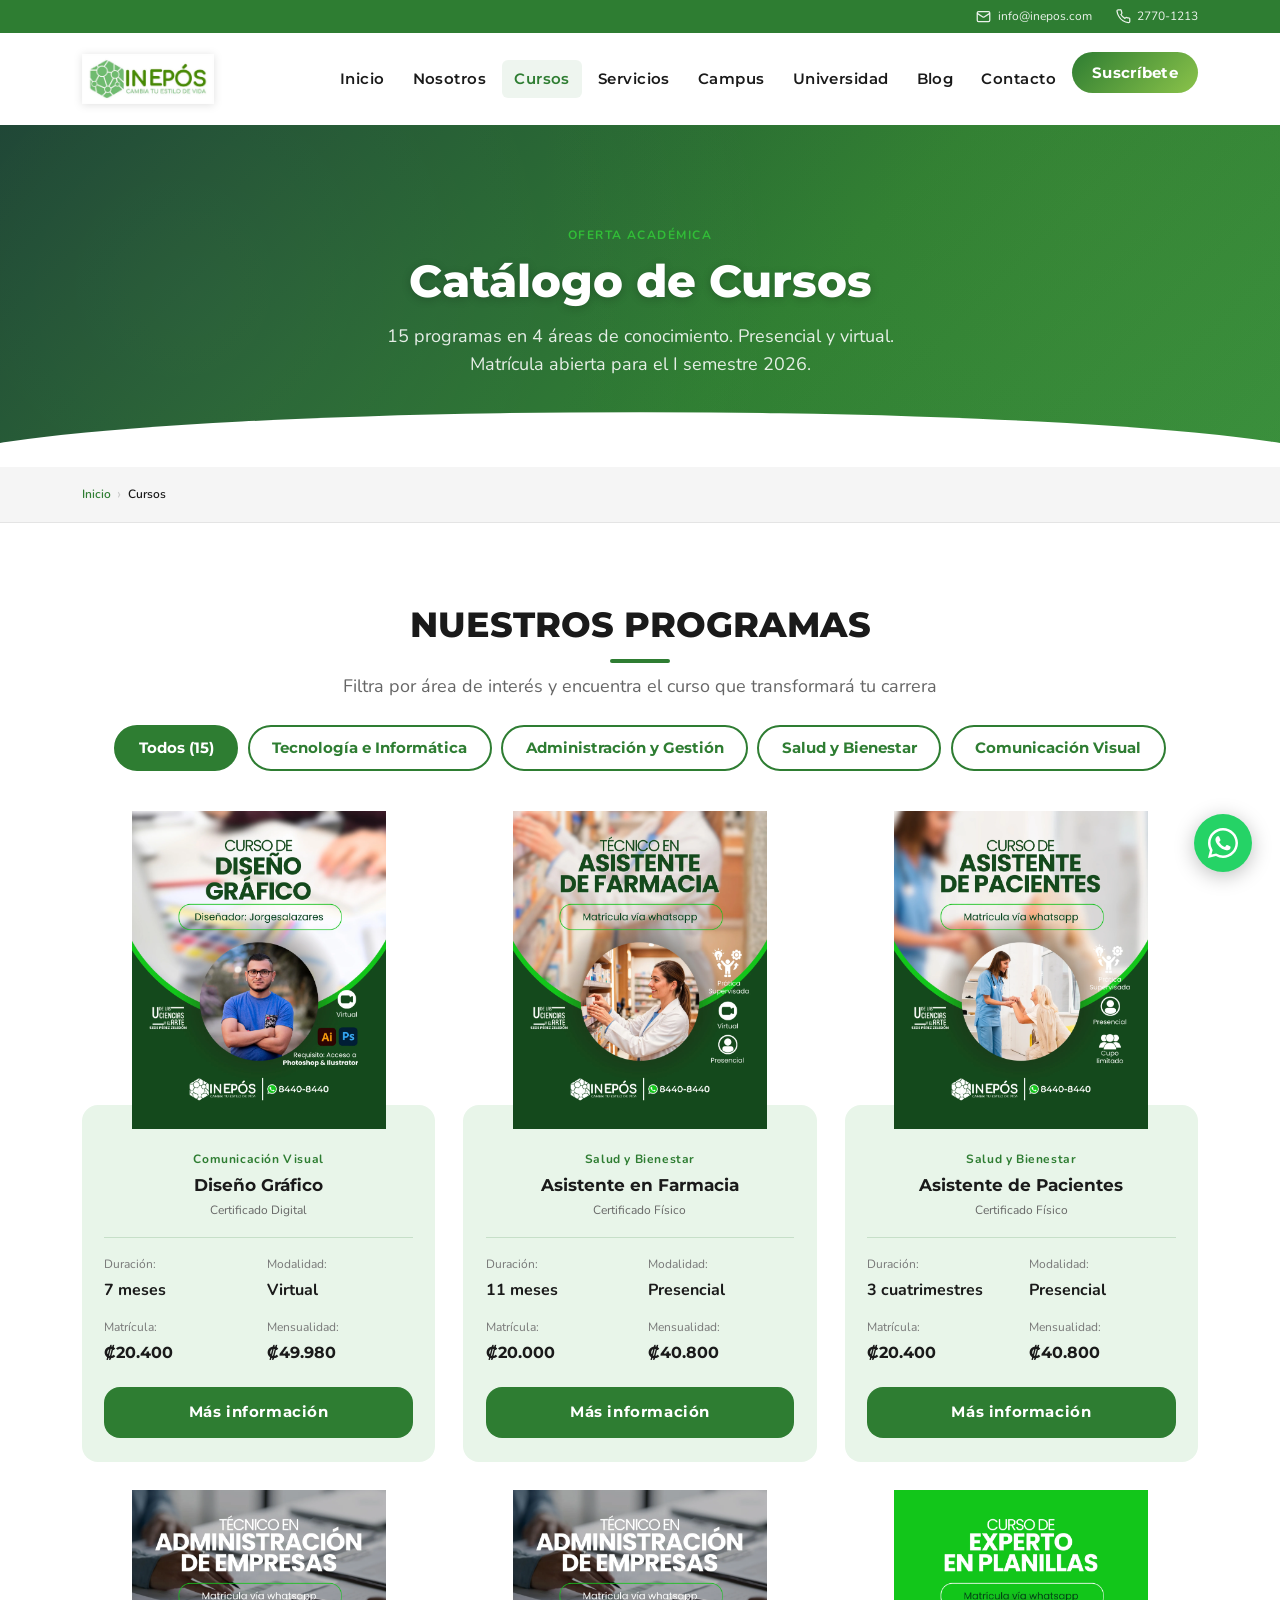
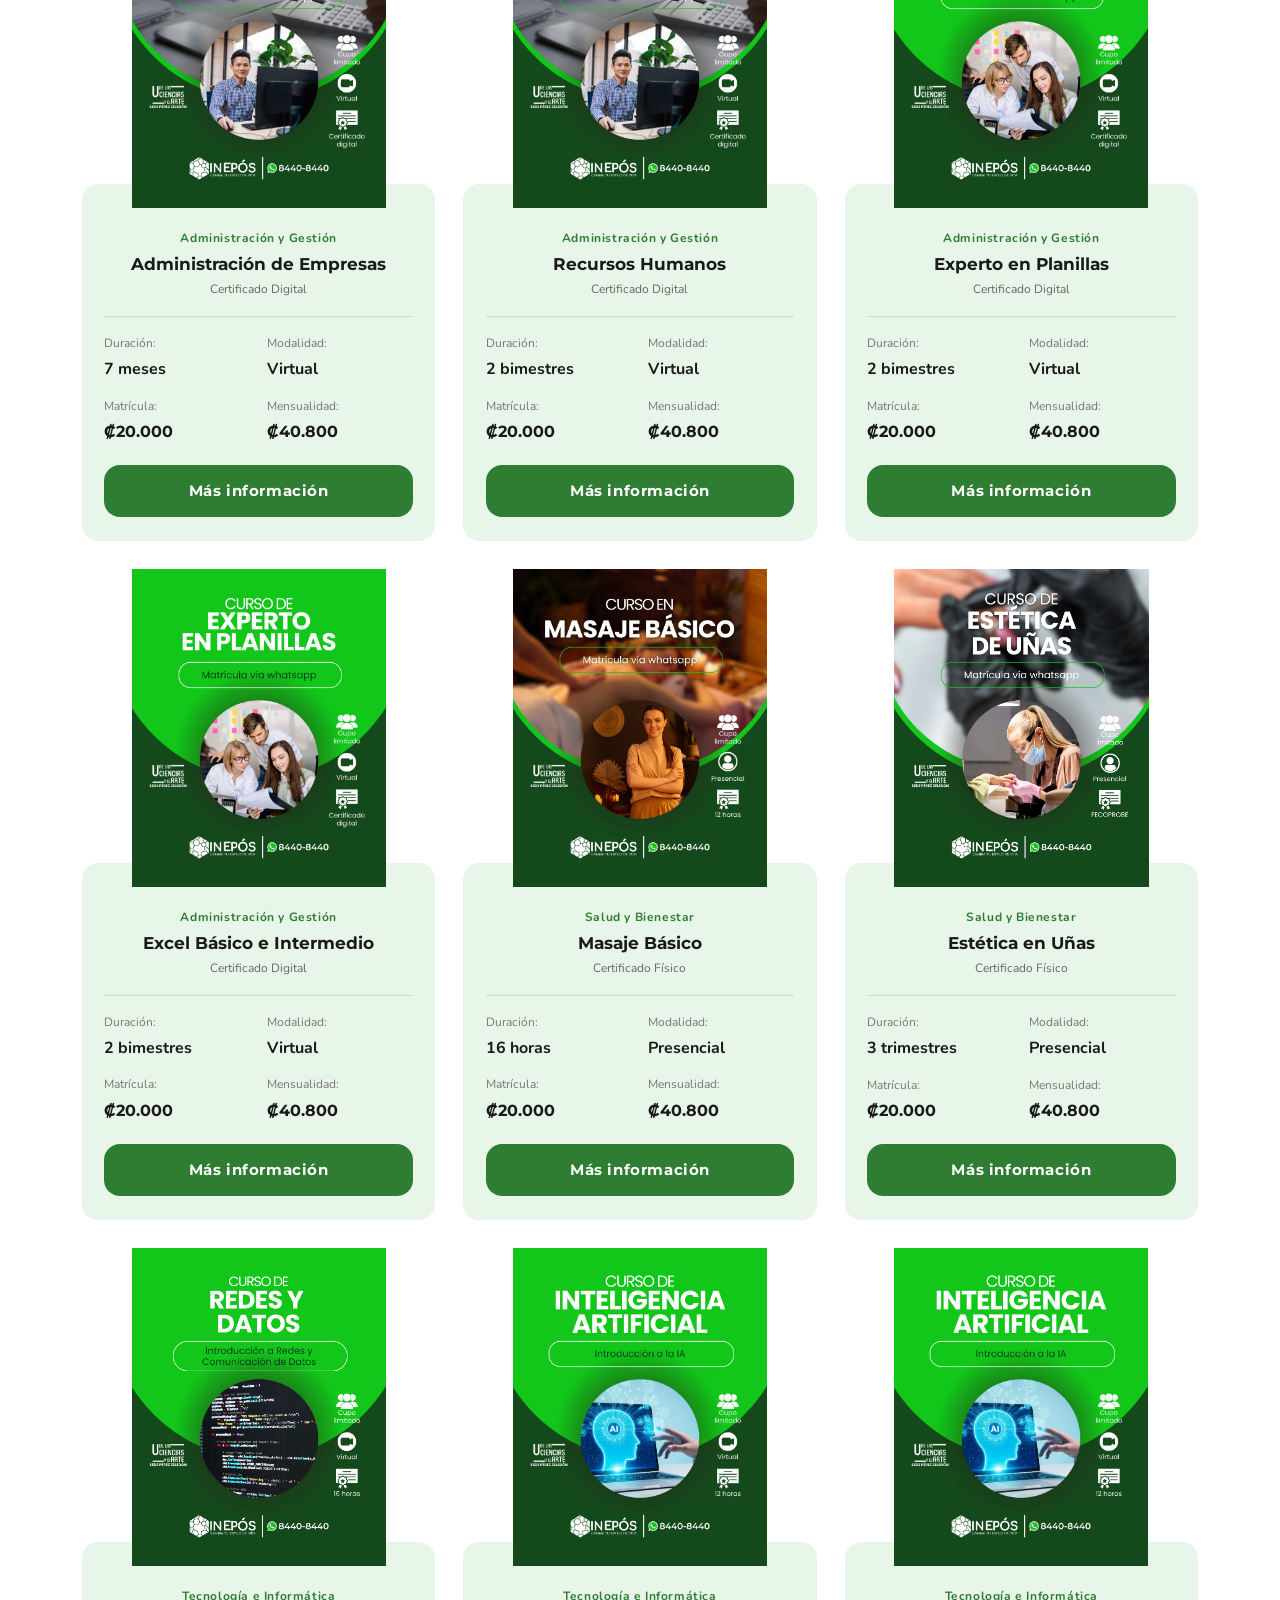
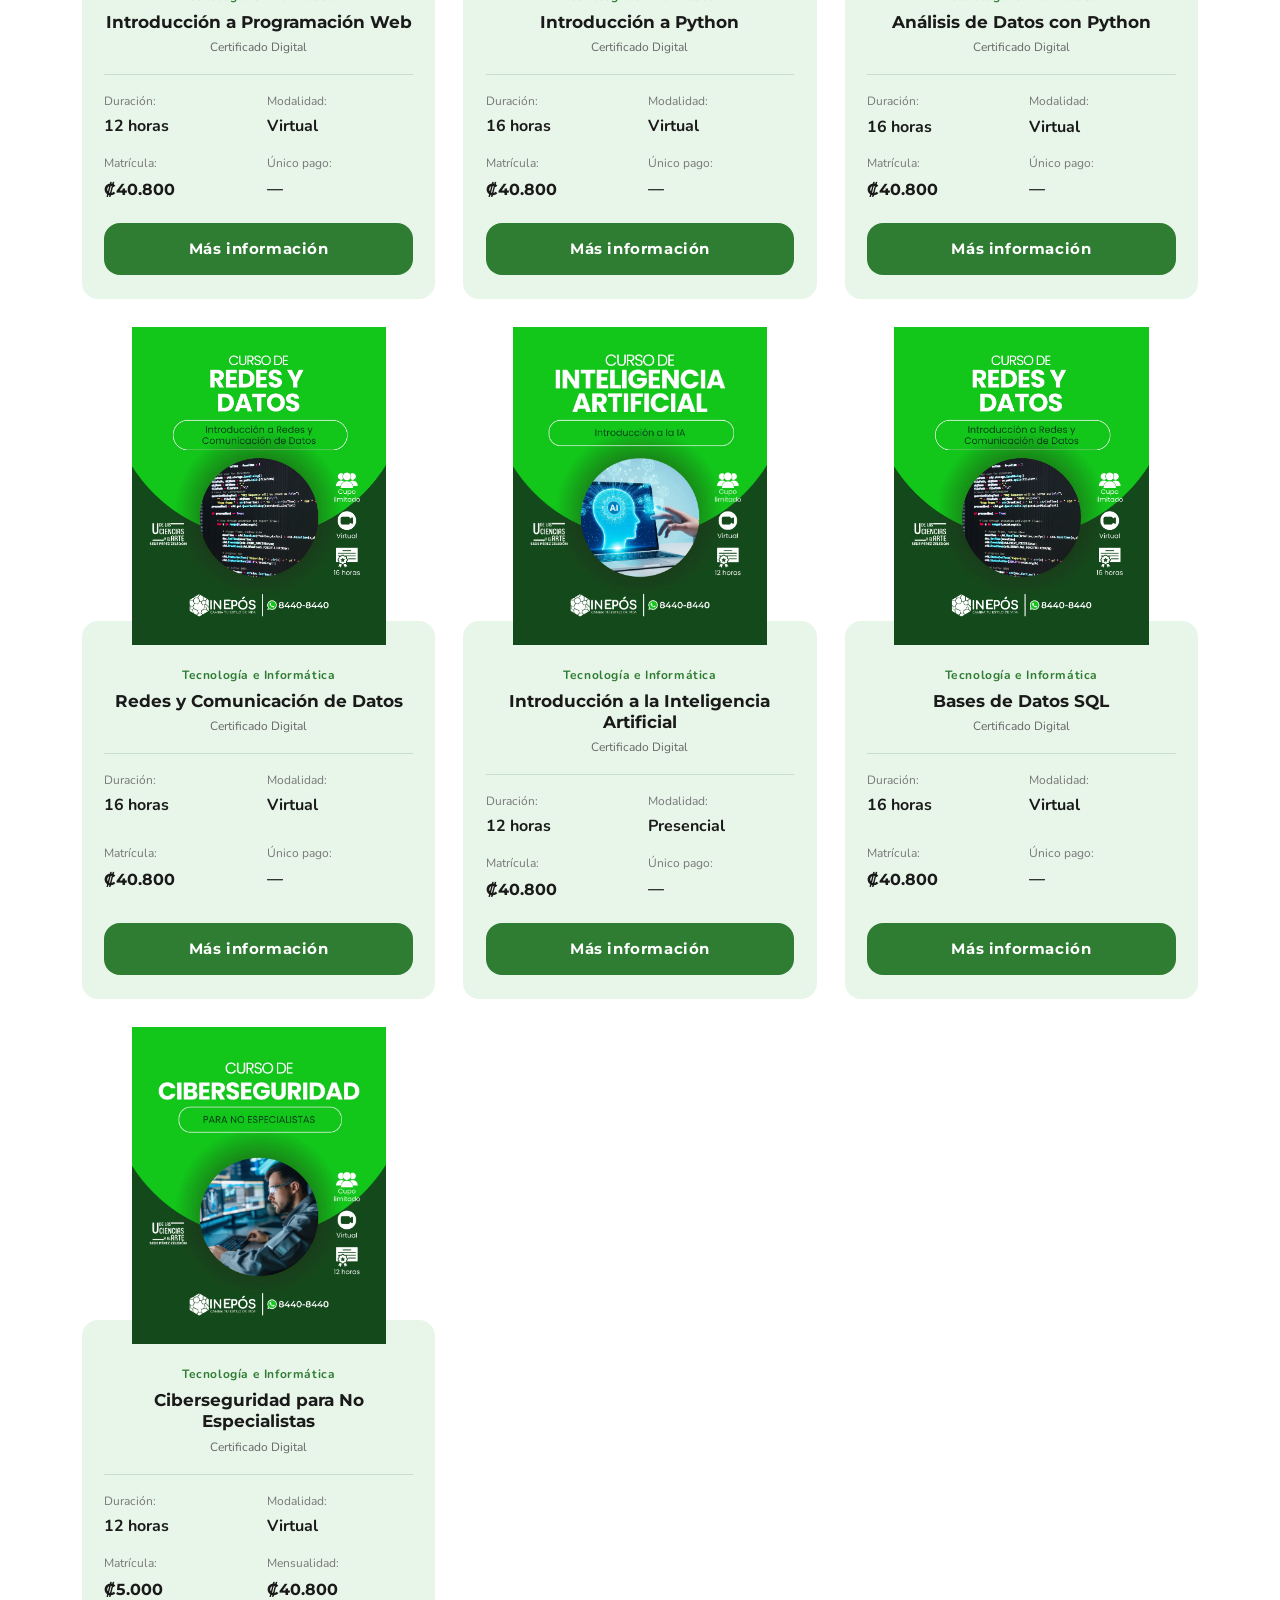
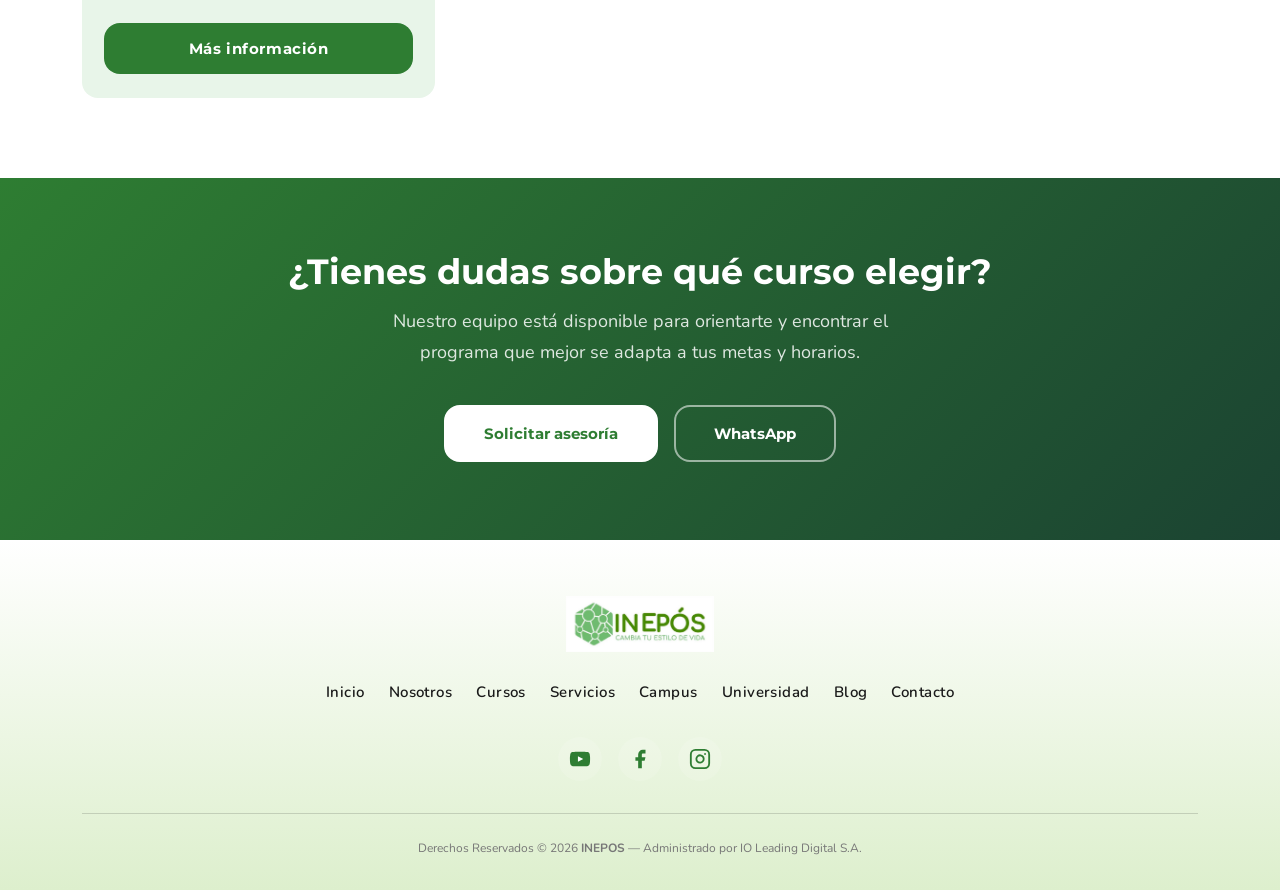
<file: cursos.html>
<!DOCTYPE html>
<html lang="es">
<head>
  <meta charset="UTF-8" />
  <meta name="viewport" content="width=device-width, initial-scale=1.0" />
  <title>Cursos — INEPOS Instituto Educativo</title>
  <meta name="description" content="Explora el catálogo completo de cursos de INEPOS: tecnología, administración, salud, diseño gráfico y más. Modalidad presencial y virtual en Pérez Zeledón y San Vito." />
  <meta name="keywords" content="cursos INEPOS, cursos técnicos Costa Rica, diseño gráfico, administración empresas, inteligencia artificial, cursos salud Pérez Zeledón" />
  <meta name="author" content="INEPOS — Instituto Educativo" />
  <meta name="robots" content="index, follow" />
  <link rel="canonical" href="https://inepos.com/cursos" />

  <meta property="og:title" content="Cursos — INEPOS Instituto Educativo" />
  <meta property="og:description" content="Catálogo de 15 cursos en tecnología, administración, salud y diseño. Presencial y virtual. ¡Matrícula abierta!" />
  <meta property="og:type" content="website" />
  <meta property="og:url" content="https://inepos.com/cursos" />
  <meta property="og:site_name" content="INEPOS" />
  <meta property="og:locale" content="es_CR" />

  <link rel="preconnect" href="https://fonts.googleapis.com" />
  <link rel="preconnect" href="https://fonts.gstatic.com" crossorigin />
  <link href="https://fonts.googleapis.com/css2?family=Montserrat:wght@400;600;700;800&family=Nunito:wght@400;500;600;700&display=swap" rel="stylesheet" />
  <link href="https://cdn.jsdelivr.net/npm/bootstrap@5.3.3/dist/css/bootstrap.min.css" rel="stylesheet" />
  <link rel="stylesheet" href="https://cdn.jsdelivr.net/npm/bootstrap-icons@1.11.3/font/bootstrap-icons.min.css" />
  <link rel="icon" type="image/webp" href="assets/img/favicon.webp" />
  <link rel="stylesheet" href="assets/css/style.css" />
</head>
<body>

  <a href="#main-content" class="skip-link">Saltar al contenido principal</a>

  <div class="topbar" role="complementary" aria-label="Información de contacto rápido">
    <div class="container d-flex justify-content-end align-items-center gap-4">
      <a href="mailto:info@inepos.com" aria-label="Correo electrónico INEPOS">
        <svg width="15" height="15" aria-hidden="true"><use href="assets/img/icons/sprite.svg#email"></use></svg>
        info@inepos.com
      </a>
      <a href="tel:27701213" aria-label="Teléfono INEPOS">
        <svg width="15" height="15" aria-hidden="true"><use href="assets/img/icons/sprite.svg#phone"></use></svg>
        2770-1213
      </a>
    </div>
  </div>

  <nav class="navbar navbar-expand-lg sticky-top" id="mainNav" aria-label="Navegación principal">
    <div class="container">
      <a class="navbar-brand" href="index.html" aria-label="INEPOS inicio">
        <img src="assets/img/Logo.webp" alt="INEPOS logo" class="navbar-logo" width="120" height="42" />
      </a>
      <button class="navbar-toggler" type="button" data-bs-toggle="collapse" data-bs-target="#navMenu" aria-controls="navMenu" aria-expanded="false" aria-label="Abrir menú">
        <span class="navbar-toggler-icon"></span>
      </button>
      <div class="collapse navbar-collapse" id="navMenu">
        <ul class="navbar-nav ms-auto gap-1">
          <li class="nav-item"><a class="nav-link" href="index.html">Inicio</a></li>
          <li class="nav-item"><a class="nav-link" href="nosotros.html">Nosotros</a></li>
          <li class="nav-item"><a class="nav-link" href="cursos.html">Cursos</a></li>
          <li class="nav-item"><a class="nav-link" href="servicios.html">Servicios</a></li>
          <li class="nav-item"><a class="nav-link" href="https://campus.inepos.com/" target="_blank" rel="noopener noreferrer">Campus</a></li>
          <li class="nav-item"><a class="nav-link" href="https://uciarte.ac.cr/" target="_blank" rel="noopener noreferrer">Universidad</a></li>
          <li class="nav-item"><a class="nav-link" href="blog.html">Blog</a></li>
          <li class="nav-item"><a class="nav-link" href="contacto.html">Contacto</a></li>
          <li class="nav-item">
            <a href="suscripcion.html" class="btn-nav-suscripcion" aria-label="Suscribirse al boletín de INEPOS">Suscríbete</a>
          </li>
        </ul>
      </div>
    </div>
  </nav>

  <main id="main-content" tabindex="-1">

    <!-- Page Hero -->
    <section class="page-hero" aria-label="Catálogo de cursos">
      <div class="container">
        <div class="page-hero-content">
          <span class="section-eyebrow">Oferta académica</span>
          <h1>Catálogo de Cursos</h1>
          <p>15 programas en 4 áreas de conocimiento. Presencial y virtual. Matrícula abierta para el I semestre 2026.</p>
        </div>
      </div>
    </section>

    <!-- Breadcrumb -->
    <nav class="breadcrumb-nav" aria-label="Ruta de navegación">
      <div class="container">
        <ol class="breadcrumb-list">
          <li><a href="index.html">Inicio</a></li>
          <li class="active" aria-current="page">Cursos</li>
        </ol>
      </div>
    </nav>

    <!-- Catálogo -->
    <section class="section-pad" aria-labelledby="cursos-title">
      <div class="container">
        <h2 class="section-title text-center" id="cursos-title">NUESTROS PROGRAMAS</h2>
        <p class="section-subtitle text-center">Filtra por área de interés y encuentra el curso que transformará tu carrera</p>

        <!-- Filtros -->
        <div class="filter-pills mt-4" role="group" aria-label="Filtrar cursos por categoría">
          <button class="filter-pill active" data-filter="todos" aria-pressed="true">Todos (15)</button>
          <button class="filter-pill" data-filter="tecnologia" aria-pressed="false">Tecnología e Informática</button>
          <button class="filter-pill" data-filter="administracion" aria-pressed="false">Administración y Gestión</button>
          <button class="filter-pill" data-filter="salud" aria-pressed="false">Salud y Bienestar</button>
          <button class="filter-pill" data-filter="diseno" aria-pressed="false">Comunicación Visual</button>
        </div>

        <!-- Grid de cursos -->
        <div class="cursos-grid mt-2" id="cursos-grid">

          <!-- Diseño Gráfico -->
          <div class="curso-item" data-category="diseno">
            <article class="course-card">
              <div class="card-thumb">
                <img src="assets/img/cursos/curso-diseno-grafico.webp" alt="Curso Diseño Gráfico en INEPOS" loading="lazy" />
              </div>
              <div class="card-body-custom">
                <span class="badge-category">Comunicación Visual</span>
                <h3 class="curso-card-title">Diseño Gráfico</h3>
                <span class="badge-cert cert-digital">Certificado Digital</span>
                <div class="card-meta">
                  <div class="meta-item"><span class="meta-label">Duración</span><span class="meta-value">7 meses</span></div>
                  <div class="meta-item"><span class="meta-label">Modalidad</span><span class="meta-value">Virtual</span></div>
                  <div class="meta-item"><span class="meta-label">Matrícula</span><span class="meta-value price">&#8353;20.400</span></div>
                  <div class="meta-item"><span class="meta-label">Mensualidad</span><span class="meta-value price">&#8353;49.980</span></div>
                </div>
                <a href="curso-detalle.html" class="btn-more" aria-label="Más información sobre Diseño Gráfico">Más información</a>
              </div>
            </article>
          </div>

          <!-- Asistente en Farmacia -->
          <div class="curso-item" data-category="salud">
            <article class="course-card">
              <div class="card-thumb">
                <img src="assets/img/cursos/curso-farmacia.webp" alt="Curso Asistente en Farmacia INEPOS" loading="lazy" />
              </div>
              <div class="card-body-custom">
                <span class="badge-category">Salud y Bienestar</span>
                <h3 class="curso-card-title">Asistente en Farmacia</h3>
                <span class="badge-cert cert-fisico">Certificado Físico</span>
                <div class="card-meta">
                  <div class="meta-item"><span class="meta-label">Duración</span><span class="meta-value">11 meses</span></div>
                  <div class="meta-item"><span class="meta-label">Modalidad</span><span class="meta-value">Presencial</span></div>
                  <div class="meta-item"><span class="meta-label">Matrícula</span><span class="meta-value price">&#8353;20.000</span></div>
                  <div class="meta-item"><span class="meta-label">Mensualidad</span><span class="meta-value price">&#8353;40.800</span></div>
                </div>
                <a href="curso-detalle.html" class="btn-more" aria-label="Más información sobre Asistente en Farmacia">Más información</a>
              </div>
            </article>
          </div>

          <!-- Asistente de Pacientes -->
          <div class="curso-item" data-category="salud">
            <article class="course-card">
              <div class="card-thumb">
                <img src="assets/img/cursos/curso-asistente-pacientes.webp" alt="Curso Asistente de Pacientes INEPOS" loading="lazy" />
              </div>
              <div class="card-body-custom">
                <span class="badge-category">Salud y Bienestar</span>
                <h3 class="curso-card-title">Asistente de Pacientes</h3>
                <span class="badge-cert cert-fisico">Certificado Físico</span>
                <div class="card-meta">
                  <div class="meta-item"><span class="meta-label">Duración</span><span class="meta-value">3 cuatrimestres</span></div>
                  <div class="meta-item"><span class="meta-label">Modalidad</span><span class="meta-value">Presencial</span></div>
                  <div class="meta-item"><span class="meta-label">Matrícula</span><span class="meta-value price">&#8353;20.400</span></div>
                  <div class="meta-item"><span class="meta-label">Mensualidad</span><span class="meta-value price">&#8353;40.800</span></div>
                </div>
                <a href="curso-detalle.html" class="btn-more" aria-label="Más información sobre Asistente de Pacientes">Más información</a>
              </div>
            </article>
          </div>

          <!-- Administración de Empresas -->
          <div class="curso-item" data-category="administracion">
            <article class="course-card">
              <div class="card-thumb">
                <img src="assets/img/cursos/curso-administracio.webp" alt="Curso Administración de Empresas INEPOS" loading="lazy" />
              </div>
              <div class="card-body-custom">
                <span class="badge-category">Administración y Gestión</span>
                <h3 class="curso-card-title">Administración de Empresas</h3>
                <span class="badge-cert cert-digital">Certificado Digital</span>
                <div class="card-meta">
                  <div class="meta-item"><span class="meta-label">Duración</span><span class="meta-value">7 meses</span></div>
                  <div class="meta-item"><span class="meta-label">Modalidad</span><span class="meta-value">Virtual</span></div>
                  <div class="meta-item"><span class="meta-label">Matrícula</span><span class="meta-value price">&#8353;20.000</span></div>
                  <div class="meta-item"><span class="meta-label">Mensualidad</span><span class="meta-value price">&#8353;40.800</span></div>
                </div>
                <a href="curso-detalle.html" class="btn-more" aria-label="Más información sobre Administración de Empresas">Más información</a>
              </div>
            </article>
          </div>

          <!-- Recursos Humanos -->
          <div class="curso-item" data-category="administracion">
            <article class="course-card">
              <div class="card-thumb">
                <img src="assets/img/cursos/curso-administracio.webp" alt="Curso Recursos Humanos INEPOS" loading="lazy" />
              </div>
              <div class="card-body-custom">
                <span class="badge-category">Administración y Gestión</span>
                <h3 class="curso-card-title">Recursos Humanos</h3>
                <span class="badge-cert cert-digital">Certificado Digital</span>
                <div class="card-meta">
                  <div class="meta-item"><span class="meta-label">Duración</span><span class="meta-value">2 bimestres</span></div>
                  <div class="meta-item"><span class="meta-label">Modalidad</span><span class="meta-value">Virtual</span></div>
                  <div class="meta-item"><span class="meta-label">Matrícula</span><span class="meta-value price">&#8353;20.000</span></div>
                  <div class="meta-item"><span class="meta-label">Mensualidad</span><span class="meta-value price">&#8353;40.800</span></div>
                </div>
                <a href="curso-detalle.html" class="btn-more" aria-label="Más información sobre Recursos Humanos">Más información</a>
              </div>
            </article>
          </div>

          <!-- Experto en Planillas -->
          <div class="curso-item" data-category="administracion">
            <article class="course-card">
              <div class="card-thumb">
                <img src="assets/img/cursos/curso-experto-planillas.webp" alt="Curso Experto en Planillas INEPOS" loading="lazy" />
              </div>
              <div class="card-body-custom">
                <span class="badge-category">Administración y Gestión</span>
                <h3 class="curso-card-title">Experto en Planillas</h3>
                <span class="badge-cert cert-digital">Certificado Digital</span>
                <div class="card-meta">
                  <div class="meta-item"><span class="meta-label">Duración</span><span class="meta-value">2 bimestres</span></div>
                  <div class="meta-item"><span class="meta-label">Modalidad</span><span class="meta-value">Virtual</span></div>
                  <div class="meta-item"><span class="meta-label">Matrícula</span><span class="meta-value price">&#8353;20.000</span></div>
                  <div class="meta-item"><span class="meta-label">Mensualidad</span><span class="meta-value price">&#8353;40.800</span></div>
                </div>
                <a href="curso-detalle.html" class="btn-more" aria-label="Más información sobre Experto en Planillas">Más información</a>
              </div>
            </article>
          </div>

          <!-- Excel -->
          <div class="curso-item" data-category="administracion">
            <article class="course-card">
              <div class="card-thumb">
                <img src="assets/img/cursos/curso-experto-planillas.webp" alt="Curso Excel INEPOS" loading="lazy" />
              </div>
              <div class="card-body-custom">
                <span class="badge-category">Administración y Gestión</span>
                <h3 class="curso-card-title">Excel Básico e Intermedio</h3>
                <span class="badge-cert cert-digital">Certificado Digital</span>
                <div class="card-meta">
                  <div class="meta-item"><span class="meta-label">Duración</span><span class="meta-value">2 bimestres</span></div>
                  <div class="meta-item"><span class="meta-label">Modalidad</span><span class="meta-value">Virtual</span></div>
                  <div class="meta-item"><span class="meta-label">Matrícula</span><span class="meta-value price">&#8353;20.000</span></div>
                  <div class="meta-item"><span class="meta-label">Mensualidad</span><span class="meta-value price">&#8353;40.800</span></div>
                </div>
                <a href="curso-detalle.html" class="btn-more" aria-label="Más información sobre Excel">Más información</a>
              </div>
            </article>
          </div>

          <!-- Masaje Básico -->
          <div class="curso-item" data-category="salud">
            <article class="course-card">
              <div class="card-thumb">
                <img src="assets/img/cursos/curso-masaje.webp" alt="Curso Masaje Básico INEPOS" loading="lazy" />
              </div>
              <div class="card-body-custom">
                <span class="badge-category">Salud y Bienestar</span>
                <h3 class="curso-card-title">Masaje Básico</h3>
                <span class="badge-cert cert-fisico">Certificado Físico</span>
                <div class="card-meta">
                  <div class="meta-item"><span class="meta-label">Duración</span><span class="meta-value">16 horas</span></div>
                  <div class="meta-item"><span class="meta-label">Modalidad</span><span class="meta-value">Presencial</span></div>
                  <div class="meta-item"><span class="meta-label">Matrícula</span><span class="meta-value price">&#8353;20.000</span></div>
                  <div class="meta-item"><span class="meta-label">Mensualidad</span><span class="meta-value price">&#8353;40.800</span></div>
                </div>
                <a href="curso-detalle.html" class="btn-more" aria-label="Más información sobre Masaje Básico">Más información</a>
              </div>
            </article>
          </div>

          <!-- Estética en Uñas -->
          <div class="curso-item" data-category="salud">
            <article class="course-card">
              <div class="card-thumb">
                <img src="assets/img/cursos/curso-estetica-unas.webp" alt="Curso Estética en Uñas INEPOS" loading="lazy" />
              </div>
              <div class="card-body-custom">
                <span class="badge-category">Salud y Bienestar</span>
                <h3 class="curso-card-title">Estética en Uñas</h3>
                <span class="badge-cert cert-fisico">Certificado Físico</span>
                <div class="card-meta">
                  <div class="meta-item"><span class="meta-label">Duración</span><span class="meta-value">3 trimestres</span></div>
                  <div class="meta-item"><span class="meta-label">Modalidad</span><span class="meta-value">Presencial</span></div>
                  <div class="meta-item"><span class="meta-label">Matrícula</span><span class="meta-value price">&#8353;20.000</span></div>
                  <div class="meta-item"><span class="meta-label">Mensualidad</span><span class="meta-value price">&#8353;40.800</span></div>
                </div>
                <a href="curso-detalle.html" class="btn-more" aria-label="Más información sobre Estética en Uñas">Más información</a>
              </div>
            </article>
          </div>

          <!-- Programación Web -->
          <div class="curso-item" data-category="tecnologia">
            <article class="course-card">
              <div class="card-thumb">
                <img src="assets/img/cursos/curso-redes-datos.webp" alt="Curso Programación Web INEPOS" loading="lazy" />
              </div>
              <div class="card-body-custom">
                <span class="badge-category">Tecnología e Informática</span>
                <h3 class="curso-card-title">Introducción a Programación Web</h3>
                <span class="badge-cert cert-digital">Certificado Digital</span>
                <div class="card-meta">
                  <div class="meta-item"><span class="meta-label">Duración</span><span class="meta-value">12 horas</span></div>
                  <div class="meta-item"><span class="meta-label">Modalidad</span><span class="meta-value">Virtual</span></div>
                  <div class="meta-item"><span class="meta-label">Matrícula</span><span class="meta-value price">&#8353;40.800</span></div>
                  <div class="meta-item"><span class="meta-label">Único pago</span><span class="meta-value">—</span></div>
                </div>
                <a href="curso-detalle.html" class="btn-more" aria-label="Más información sobre Programación Web">Más información</a>
              </div>
            </article>
          </div>

          <!-- Python -->
          <div class="curso-item" data-category="tecnologia">
            <article class="course-card">
              <div class="card-thumb">
                <img src="assets/img/cursos/curso-ia.webp" alt="Curso Python INEPOS" loading="lazy" />
              </div>
              <div class="card-body-custom">
                <span class="badge-category">Tecnología e Informática</span>
                <h3 class="curso-card-title">Introducción a Python</h3>
                <span class="badge-cert cert-digital">Certificado Digital</span>
                <div class="card-meta">
                  <div class="meta-item"><span class="meta-label">Duración</span><span class="meta-value">16 horas</span></div>
                  <div class="meta-item"><span class="meta-label">Modalidad</span><span class="meta-value">Virtual</span></div>
                  <div class="meta-item"><span class="meta-label">Matrícula</span><span class="meta-value price">&#8353;40.800</span></div>
                  <div class="meta-item"><span class="meta-label">Único pago</span><span class="meta-value">—</span></div>
                </div>
                <a href="curso-detalle.html" class="btn-more" aria-label="Más información sobre Introducción a Python">Más información</a>
              </div>
            </article>
          </div>

          <!-- Análisis de Datos -->
          <div class="curso-item" data-category="tecnologia">
            <article class="course-card">
              <div class="card-thumb">
                <img src="assets/img/cursos/curso-ia.webp" alt="Curso Análisis de Datos con Python INEPOS" loading="lazy" />
              </div>
              <div class="card-body-custom">
                <span class="badge-category">Tecnología e Informática</span>
                <h3 class="curso-card-title">Análisis de Datos con Python</h3>
                <span class="badge-cert cert-digital">Certificado Digital</span>
                <div class="card-meta">
                  <div class="meta-item"><span class="meta-label">Duración</span><span class="meta-value">16 horas</span></div>
                  <div class="meta-item"><span class="meta-label">Modalidad</span><span class="meta-value">Virtual</span></div>
                  <div class="meta-item"><span class="meta-label">Matrícula</span><span class="meta-value price">&#8353;40.800</span></div>
                  <div class="meta-item"><span class="meta-label">Único pago</span><span class="meta-value">—</span></div>
                </div>
                <a href="curso-detalle.html" class="btn-more" aria-label="Más información sobre Análisis de Datos">Más información</a>
              </div>
            </article>
          </div>

          <!-- Redes y Datos -->
          <div class="curso-item" data-category="tecnologia">
            <article class="course-card">
              <div class="card-thumb">
                <img src="assets/img/cursos/curso-redes-datos.webp" alt="Curso Redes y Comunicación de Datos INEPOS" loading="lazy" />
              </div>
              <div class="card-body-custom">
                <span class="badge-category">Tecnología e Informática</span>
                <h3 class="curso-card-title">Redes y Comunicación de Datos</h3>
                <span class="badge-cert cert-digital">Certificado Digital</span>
                <div class="card-meta">
                  <div class="meta-item"><span class="meta-label">Duración</span><span class="meta-value">16 horas</span></div>
                  <div class="meta-item"><span class="meta-label">Modalidad</span><span class="meta-value">Virtual</span></div>
                  <div class="meta-item"><span class="meta-label">Matrícula</span><span class="meta-value price">&#8353;40.800</span></div>
                  <div class="meta-item"><span class="meta-label">Único pago</span><span class="meta-value">—</span></div>
                </div>
                <a href="curso-detalle.html" class="btn-more" aria-label="Más información sobre Redes y Comunicación de Datos">Más información</a>
              </div>
            </article>
          </div>

          <!-- IA -->
          <div class="curso-item" data-category="tecnologia">
            <article class="course-card">
              <div class="card-thumb">
                <img src="assets/img/cursos/curso-ia.webp" alt="Curso Inteligencia Artificial INEPOS" loading="lazy" />
              </div>
              <div class="card-body-custom">
                <span class="badge-category">Tecnología e Informática</span>
                <h3 class="curso-card-title">Introducción a la Inteligencia Artificial</h3>
                <span class="badge-cert cert-digital">Certificado Digital</span>
                <div class="card-meta">
                  <div class="meta-item"><span class="meta-label">Duración</span><span class="meta-value">12 horas</span></div>
                  <div class="meta-item"><span class="meta-label">Modalidad</span><span class="meta-value">Presencial</span></div>
                  <div class="meta-item"><span class="meta-label">Matrícula</span><span class="meta-value price">&#8353;40.800</span></div>
                  <div class="meta-item"><span class="meta-label">Único pago</span><span class="meta-value">—</span></div>
                </div>
                <a href="curso-detalle.html" class="btn-more" aria-label="Más información sobre Inteligencia Artificial">Más información</a>
              </div>
            </article>
          </div>

          <!-- SQL -->
          <div class="curso-item" data-category="tecnologia">
            <article class="course-card">
              <div class="card-thumb">
                <img src="assets/img/cursos/curso-redes-datos.webp" alt="Curso Bases de Datos SQL INEPOS" loading="lazy" />
              </div>
              <div class="card-body-custom">
                <span class="badge-category">Tecnología e Informática</span>
                <h3 class="curso-card-title">Bases de Datos SQL</h3>
                <span class="badge-cert cert-digital">Certificado Digital</span>
                <div class="card-meta">
                  <div class="meta-item"><span class="meta-label">Duración</span><span class="meta-value">16 horas</span></div>
                  <div class="meta-item"><span class="meta-label">Modalidad</span><span class="meta-value">Virtual</span></div>
                  <div class="meta-item"><span class="meta-label">Matrícula</span><span class="meta-value price">&#8353;40.800</span></div>
                  <div class="meta-item"><span class="meta-label">Único pago</span><span class="meta-value">—</span></div>
                </div>
                <a href="curso-detalle.html" class="btn-more" aria-label="Más información sobre Bases de Datos SQL">Más información</a>
              </div>
            </article>
          </div>

          <!-- Ciberseguridad -->
          <div class="curso-item" data-category="tecnologia">
            <article class="course-card">
              <div class="card-thumb">
                <img src="assets/img/cursos/curso-ciberseguridad.webp" alt="Curso Ciberseguridad INEPOS" loading="lazy" />
              </div>
              <div class="card-body-custom">
                <span class="badge-category">Tecnología e Informática</span>
                <h3 class="curso-card-title">Ciberseguridad para No Especialistas</h3>
                <span class="badge-cert cert-digital">Certificado Digital</span>
                <div class="card-meta">
                  <div class="meta-item"><span class="meta-label">Duración</span><span class="meta-value">12 horas</span></div>
                  <div class="meta-item"><span class="meta-label">Modalidad</span><span class="meta-value">Virtual</span></div>
                  <div class="meta-item"><span class="meta-label">Matrícula</span><span class="meta-value price">&#8353;5.000</span></div>
                  <div class="meta-item"><span class="meta-label">Mensualidad</span><span class="meta-value price">&#8353;40.800</span></div>
                </div>
                <a href="curso-detalle.html" class="btn-more" aria-label="Más información sobre Ciberseguridad">Más información</a>
              </div>
            </article>
          </div>

        </div><!-- fin cursos-grid -->

        <!-- Mensaje sin resultados -->
        <p id="no-results">No se encontraron cursos en esta categoría.</p>

      </div>
    </section>

    <!-- CTA -->
    <section class="cta-section" aria-label="Llamada a la acción">
      <div class="container">
        <h2>¿Tienes dudas sobre qué curso elegir?</h2>
        <p>Nuestro equipo está disponible para orientarte y encontrar el programa que mejor se adapta a tus metas y horarios.</p>
        <a href="contacto.html" class="btn-cta-white" aria-label="Contactar asesoría">Solicitar asesoría</a>
        <a href="https://api.whatsapp.com/send?phone=50684408440" class="btn-cta-outline" target="_blank" rel="noopener noreferrer" aria-label="Escribir por WhatsApp">WhatsApp</a>
      </div>
    </section>

  </main>

  <footer class="footer" aria-label="Pie de página INEPOS">
    <div class="container">
      <div class="footer-logo">
        <img src="assets/img/Logo.webp" alt="INEPOS logo" class="footer-logo-img" width="160" height="56" loading="lazy" />
      </div>
      <nav class="footer-nav" aria-label="Navegación footer">
        <a href="index.html">Inicio</a>
        <a href="nosotros.html">Nosotros</a>
        <a href="cursos.html">Cursos</a>
        <a href="servicios.html">Servicios</a>
        <a href="https://campus.inepos.com/" target="_blank" rel="noopener noreferrer">Campus</a>
        <a href="https://uciarte.ac.cr/" target="_blank" rel="noopener noreferrer">Universidad</a>
        <a href="blog.html">Blog</a>
        <a href="contacto.html">Contacto</a>
      </nav>
      <div class="footer-social" aria-label="Redes sociales">
        <a href="https://www.youtube.com/@UciartePerezZeledon" aria-label="YouTube INEPOS" class="social-link" target="_blank" rel="noopener noreferrer"><svg width="22" height="22" aria-hidden="true"><use href="assets/img/icons/sprite.svg#youtube"></use></svg></a>
        <a href="https://www.facebook.com/UciartePZ?mibextid=LQQJ4d" aria-label="Facebook INEPOS" class="social-link" target="_blank" rel="noopener noreferrer"><svg width="22" height="22" aria-hidden="true"><use href="assets/img/icons/sprite.svg#facebook"></use></svg></a>
        <a href="https://www.instagram.com/uciartepz_" aria-label="Instagram INEPOS" class="social-link" target="_blank" rel="noopener noreferrer"><svg width="22" height="22" aria-hidden="true"><use href="assets/img/icons/sprite.svg#instagram"></use></svg></a>
      </div>
      <div class="footer-copy">
        <p>Derechos Reservados &copy; 2026 <strong>INEPOS</strong> — Administrado por IO Leading Digital S.A.</p>
      </div>
    </div>
  </footer>

  <a href="https://api.whatsapp.com/send?phone=50684408440" class="whatsapp-fab" target="_blank" rel="noopener noreferrer" aria-label="Contactar por WhatsApp">
    <svg width="30" height="30" aria-hidden="true"><use href="assets/img/icons/sprite.svg#whatsapp"></use></svg>
  </a>

  <script src="https://cdn.jsdelivr.net/npm/bootstrap@5.3.3/dist/js/bootstrap.bundle.min.js"></script>
  <script src="js/main.js"></script>
</body>
</html>
</file>
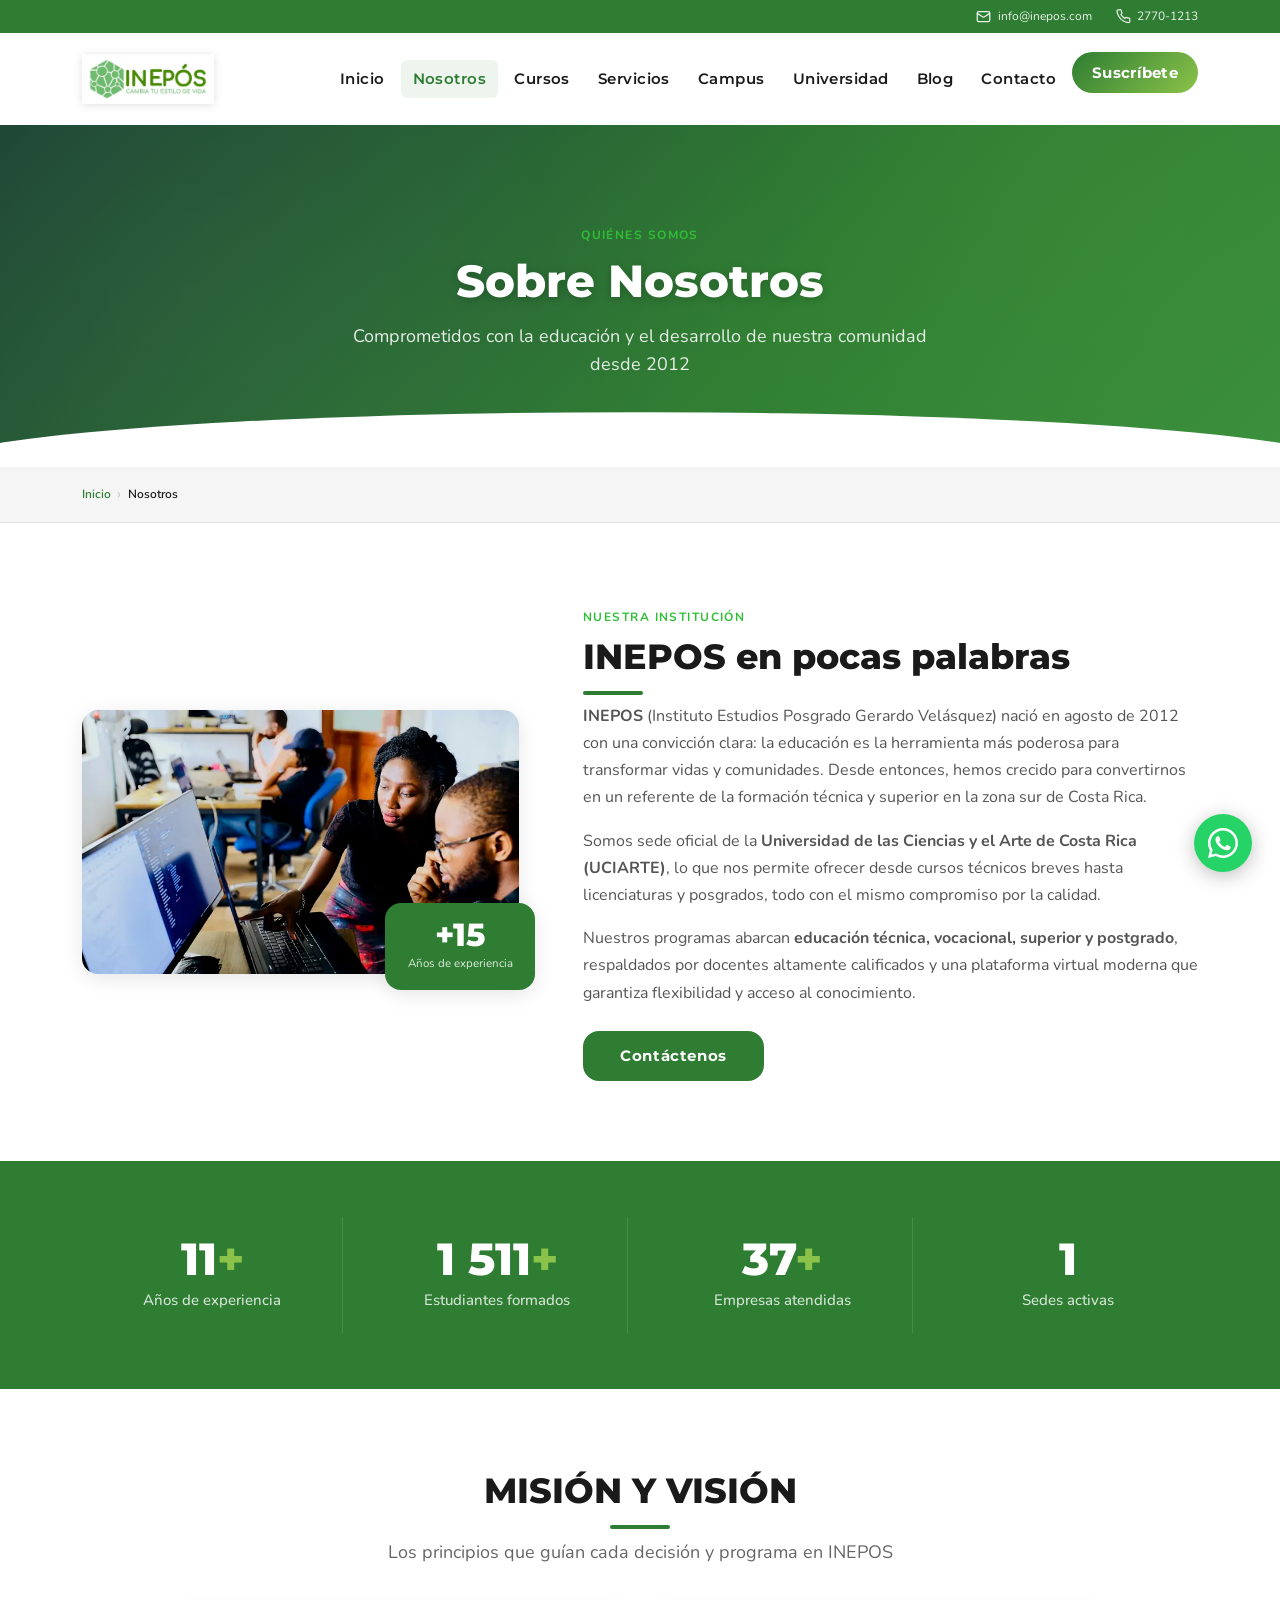
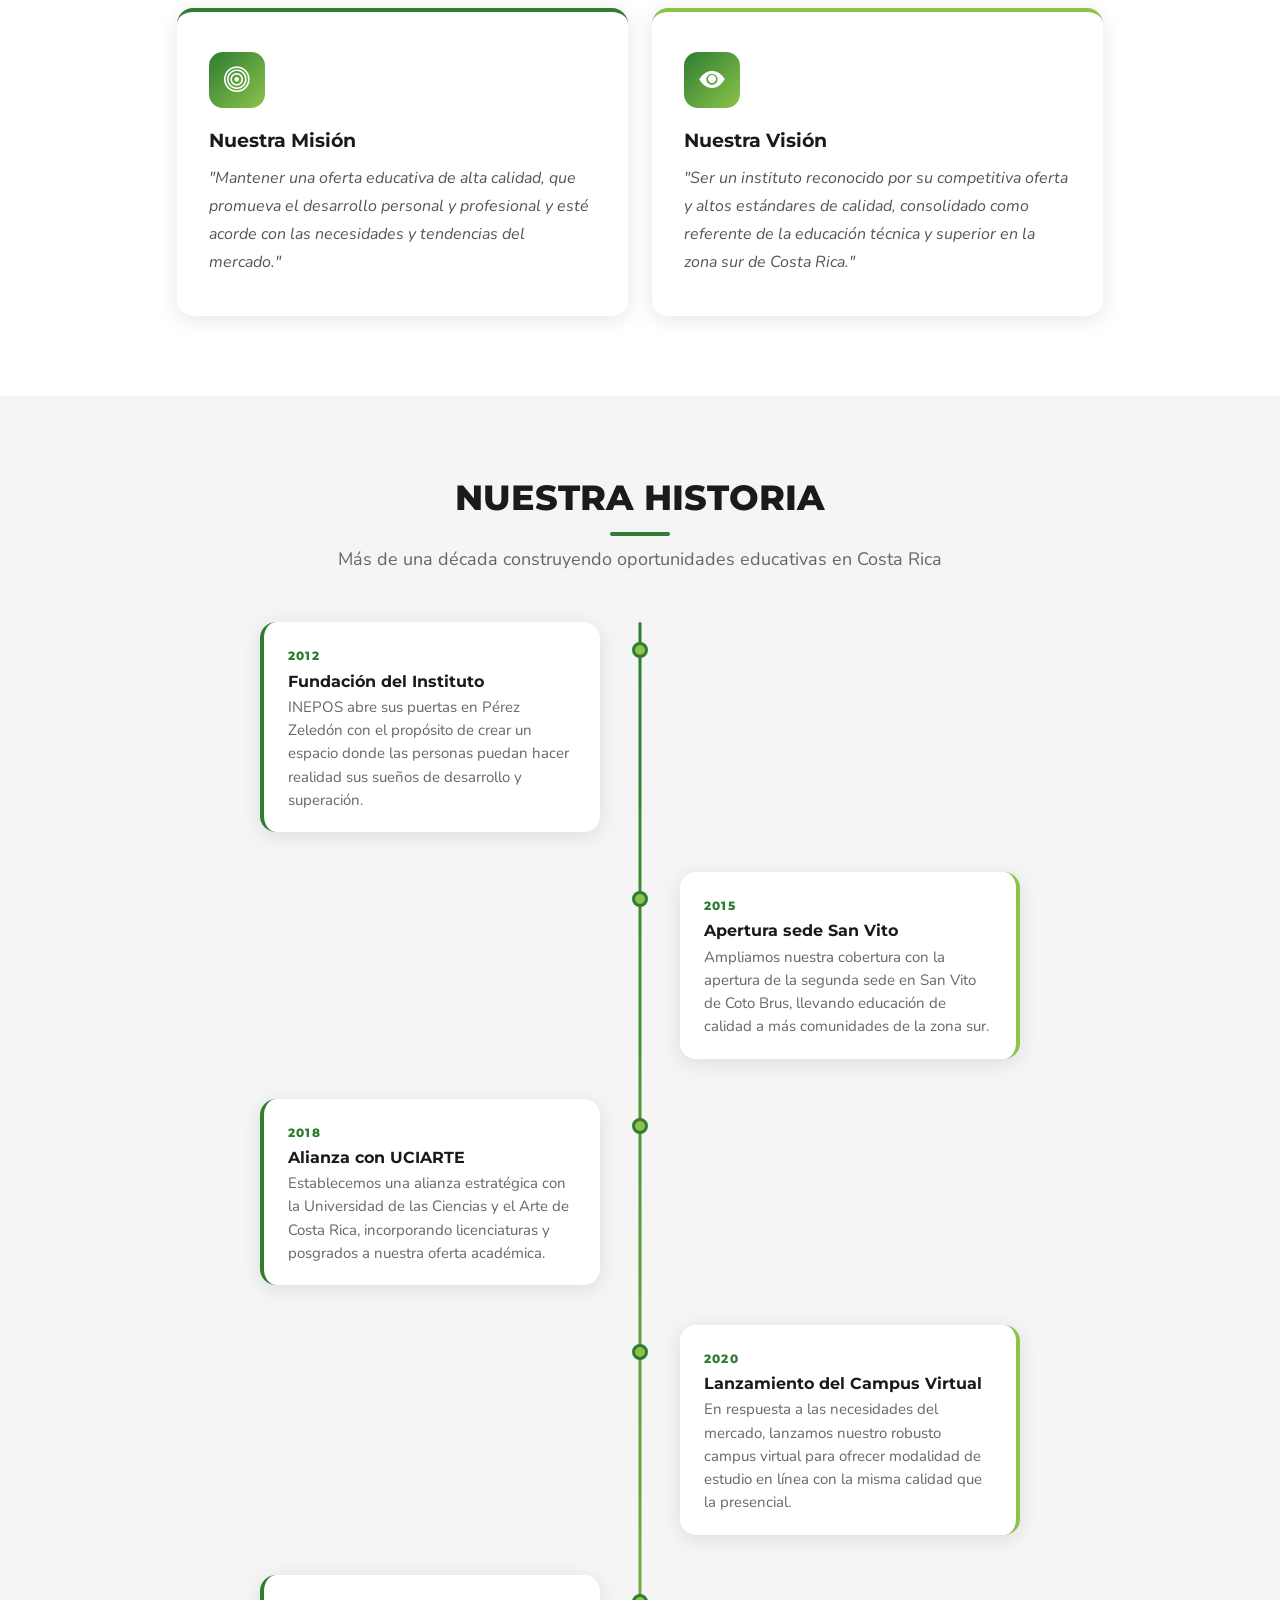
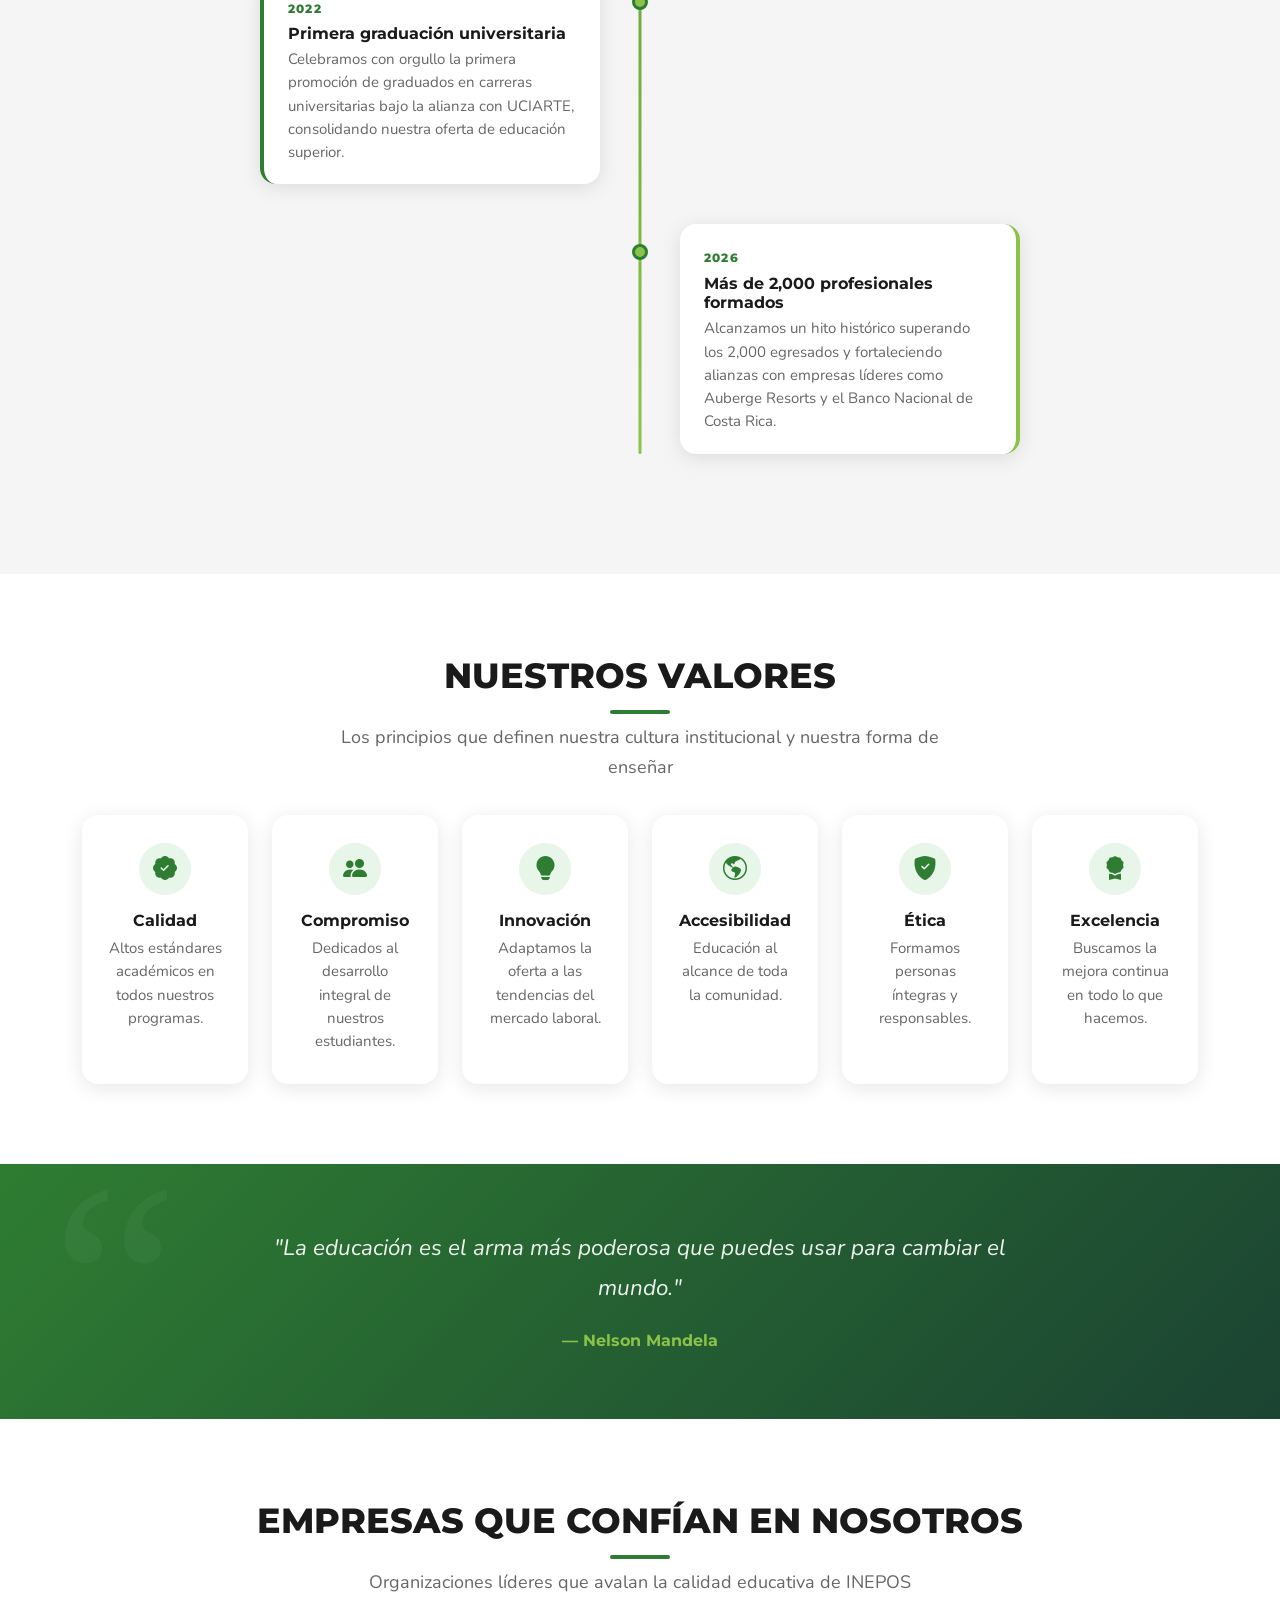
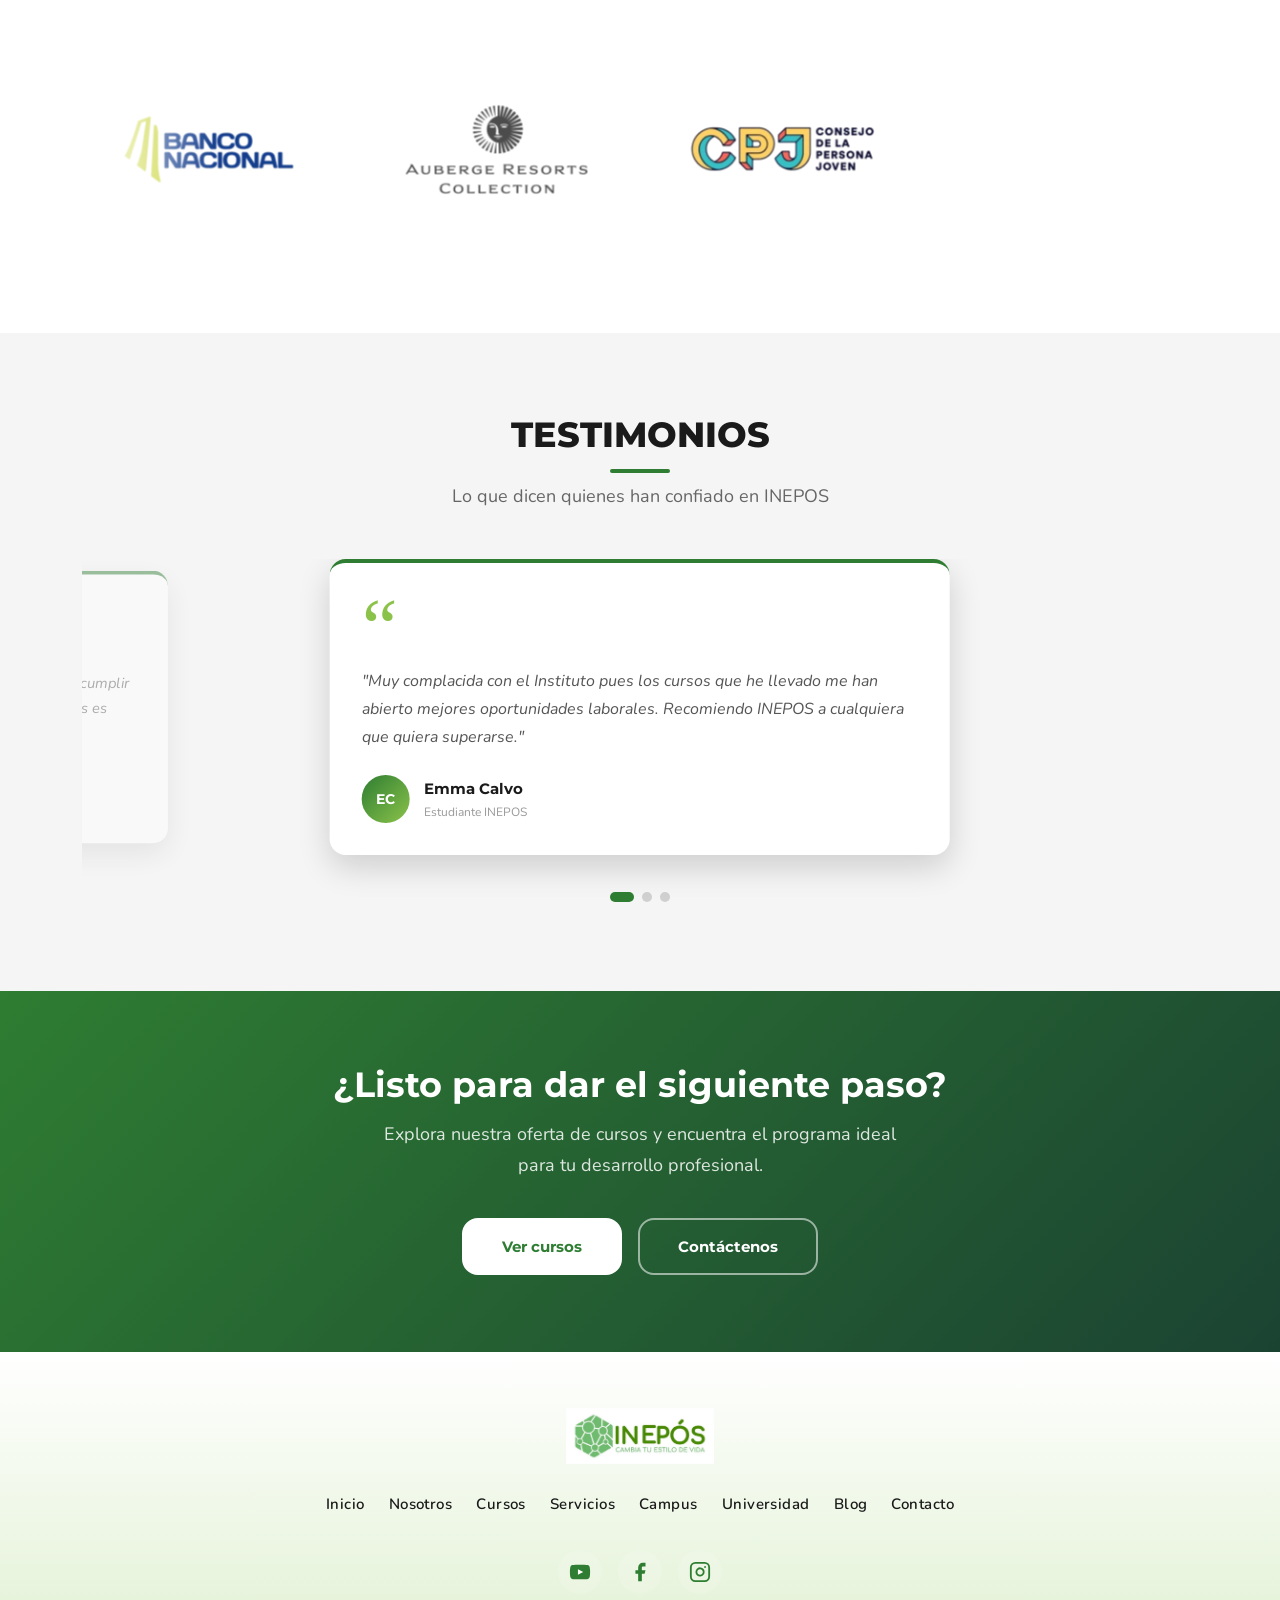
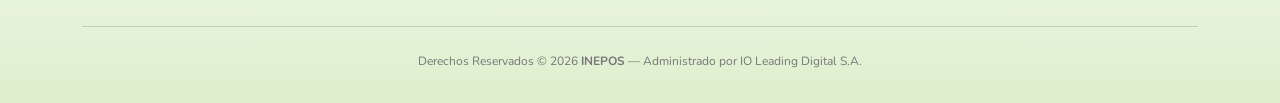
<file: nosotros.html>
<!DOCTYPE html>
<html lang="es">
<head>
  <meta charset="UTF-8" />
  <meta name="viewport" content="width=device-width, initial-scale=1.0" />
  <title>Nosotros — INEPOS Instituto Educativo</title>
  <meta name="description" content="Conoce la historia de INEPOS, fundado en 2012. Nuestra misión, visión, valores y el compromiso con la educación técnica y superior en Costa Rica." />
  <meta name="keywords" content="INEPOS historia, misión visión, instituto educativo Costa Rica, Pérez Zeledón, formación técnica" />
  <meta name="author" content="INEPOS — Instituto Educativo" />
  <meta name="robots" content="index, follow" />
  <link rel="canonical" href="https://inepos.com/nosotros" />

  <meta property="og:title" content="Nosotros — INEPOS Instituto Educativo" />
  <meta property="og:description" content="Más de 15 años formando profesionales en la zona sur de Costa Rica. Conoce nuestra historia, misión y valores." />
  <meta property="og:type" content="website" />
  <meta property="og:url" content="https://inepos.com/nosotros" />
  <meta property="og:site_name" content="INEPOS" />
  <meta property="og:locale" content="es_CR" />

  <link rel="preconnect" href="https://fonts.googleapis.com" />
  <link rel="preconnect" href="https://fonts.gstatic.com" crossorigin />
  <link href="https://fonts.googleapis.com/css2?family=Montserrat:wght@400;600;700;800&family=Nunito:wght@400;500;600;700&display=swap" rel="stylesheet" />
  <link href="https://cdn.jsdelivr.net/npm/bootstrap@5.3.3/dist/css/bootstrap.min.css" rel="stylesheet" />
  <link rel="stylesheet" href="https://cdn.jsdelivr.net/npm/swiper@11/swiper-bundle.min.css" />
  <link rel="stylesheet" href="https://cdn.jsdelivr.net/npm/bootstrap-icons@1.11.3/font/bootstrap-icons.min.css" />
  <link rel="icon" type="image/webp" href="assets/img/favicon.webp" />
  <link rel="stylesheet" href="assets/css/style.css" />
</head>
<body>

  <a href="#main-content" class="skip-link">Saltar al contenido principal</a>

  <!-- Topbar -->
  <div class="topbar" role="complementary" aria-label="Información de contacto rápido">
    <div class="container d-flex justify-content-end align-items-center gap-4">
      <a href="mailto:info@inepos.com" aria-label="Correo electrónico INEPOS">
        <svg width="15" height="15" aria-hidden="true"><use href="assets/img/icons/sprite.svg#email"></use></svg>
        info@inepos.com
      </a>
      <a href="tel:27701213" aria-label="Teléfono INEPOS">
        <svg width="15" height="15" aria-hidden="true"><use href="assets/img/icons/sprite.svg#phone"></use></svg>
        2770-1213
      </a>
    </div>
  </div>

  <!-- Navbar -->
  <nav class="navbar navbar-expand-lg sticky-top" id="mainNav" aria-label="Navegación principal">
    <div class="container">
      <a class="navbar-brand d-flex align-items-center gap-2" href="index.html" aria-label="INEPOS inicio">
        <img src="assets/img/Logo.webp" alt="INEPOS logo" class="navbar-logo" width="120" height="42" />
      </a>
      <button class="navbar-toggler" type="button" data-bs-toggle="collapse" data-bs-target="#navMenu" aria-controls="navMenu" aria-expanded="false" aria-label="Abrir menú">
        <span class="navbar-toggler-icon"></span>
      </button>
      <div class="collapse navbar-collapse" id="navMenu">
        <ul class="navbar-nav ms-auto gap-1">
          <li class="nav-item"><a class="nav-link" href="index.html">Inicio</a></li>
          <li class="nav-item"><a class="nav-link" href="nosotros.html">Nosotros</a></li>
          <li class="nav-item"><a class="nav-link" href="cursos.html">Cursos</a></li>
          <li class="nav-item"><a class="nav-link" href="servicios.html">Servicios</a></li>
          <li class="nav-item"><a class="nav-link" href="https://campus.inepos.com/" target="_blank" rel="noopener noreferrer">Campus</a></li>
          <li class="nav-item"><a class="nav-link" href="https://uciarte.ac.cr/" target="_blank" rel="noopener noreferrer">Universidad</a></li>
          <li class="nav-item"><a class="nav-link" href="blog.html">Blog</a></li>
          <li class="nav-item"><a class="nav-link" href="contacto.html">Contacto</a></li>
          <li class="nav-item">
            <a href="suscripcion.html" class="btn-nav-suscripcion" aria-label="Suscribirse al boletín de INEPOS">Suscríbete</a>
          </li>
        </ul>
      </div>
    </div>
  </nav>

  <main id="main-content" tabindex="-1">

    <!-- Page Hero -->
    <section class="page-hero" aria-label="Sobre nosotros">
      <div class="container">
        <div class="page-hero-content">
          <span class="section-eyebrow">Quiénes somos</span>
          <h1>Sobre Nosotros</h1>
          <p>Comprometidos con la educación y el desarrollo de nuestra comunidad desde 2012</p>
        </div>
      </div>
    </section>

    <!-- Breadcrumb -->
    <nav class="breadcrumb-nav" aria-label="Ruta de navegación">
      <div class="container">
        <ol class="breadcrumb-list">
          <li><a href="index.html">Inicio</a></li>
          <li class="active" aria-current="page">Nosotros</li>
        </ol>
      </div>
    </nav>

    <!-- Quiénes somos -->
    <section class="sobre-nosotros section-pad" aria-labelledby="quienes-title">
      <div class="container">
        <div class="row align-items-center g-5">
          <div class="col-lg-5">
            <div class="nosotros-img-wrap">
              <div class="nosotros-img-placeholder">
                <img src="assets/img/img.webp" alt="Estudiantes en clase en INEPOS, Pérez Zeledón" loading="lazy" />
              </div>
              <div class="nosotros-badge" aria-label="Más de 15 años de experiencia">
                <span>+15</span>
                <small>Años de experiencia</small>
              </div>
            </div>
          </div>
          <div class="col-lg-7">
            <div class="nosotros-content">
              <span class="section-eyebrow">Nuestra institución</span>
              <h2 class="section-title text-start" id="quienes-title">INEPOS en pocas palabras</h2>
              <p><strong>INEPOS</strong> (Instituto Estudios Posgrado Gerardo Velásquez) nació en agosto de 2012 con una convicción clara: la educación es la herramienta más poderosa para transformar vidas y comunidades. Desde entonces, hemos crecido para convertirnos en un referente de la formación técnica y superior en la zona sur de Costa Rica.</p>
              <p>Somos sede oficial de la <strong>Universidad de las Ciencias y el Arte de Costa Rica (UCIARTE)</strong>, lo que nos permite ofrecer desde cursos técnicos breves hasta licenciaturas y posgrados, todo con el mismo compromiso por la calidad.</p>
              <p>Nuestros programas abarcan <strong>educación técnica, vocacional, superior y postgrado</strong>, respaldados por docentes altamente calificados y una plataforma virtual moderna que garantiza flexibilidad y acceso al conocimiento.</p>
              <a href="contacto.html" class="btn btn-primary-custom mt-2" aria-label="Contactar a INEPOS">Contáctenos</a>
            </div>
          </div>
        </div>
      </div>
    </section>

    <!-- Estadísticas -->
    <section class="stats-section" aria-label="Estadísticas de INEPOS">
      <div class="container">
        <div class="stats-grid">
          <div class="stat-item">
            <span class="stat-number"><span data-counter="15">0</span><span class="stat-suffix">+</span></span>
            <span class="stat-label">Años de experiencia</span>
          </div>
          <div class="stat-item">
            <span class="stat-number"><span data-counter="2000">0</span><span class="stat-suffix">+</span></span>
            <span class="stat-label">Estudiantes formados</span>
          </div>
          <div class="stat-item">
            <span class="stat-number"><span data-counter="50">0</span><span class="stat-suffix">+</span></span>
            <span class="stat-label">Empresas atendidas</span>
          </div>
          <div class="stat-item">
            <span class="stat-number"><span data-counter="2">0</span></span>
            <span class="stat-label">Sedes activas</span>
          </div>
        </div>
      </div>
    </section>

    <!-- Misión y Visión -->
    <section class="section-pad" aria-labelledby="mv-title">
      <div class="container">
        <h2 class="section-title text-center" id="mv-title">MISIÓN Y VISIÓN</h2>
        <p class="section-subtitle text-center">Los principios que guían cada decisión y programa en INEPOS</p>
        <div class="row g-4 mt-3 justify-content-center">
          <div class="col-lg-5 col-md-6">
            <article class="mv-card">
              <div class="mv-icon" aria-hidden="true"><i class="bi bi-bullseye"></i></div>
              <h3>Nuestra Misión</h3>
              <p>"Mantener una oferta educativa de alta calidad, que promueva el desarrollo personal y profesional y esté acorde con las necesidades y tendencias del mercado."</p>
            </article>
          </div>
          <div class="col-lg-5 col-md-6">
            <article class="mv-card mv-vision">
              <div class="mv-icon" aria-hidden="true"><i class="bi bi-eye-fill"></i></div>
              <h3>Nuestra Visión</h3>
              <p>"Ser un instituto reconocido por su competitiva oferta y altos estándares de calidad, consolidado como referente de la educación técnica y superior en la zona sur de Costa Rica."</p>
            </article>
          </div>
        </div>
      </div>
    </section>

    <!-- Historia / Timeline -->
    <section class="section-pad bg-gray" aria-labelledby="historia-title">
      <div class="container">
        <h2 class="section-title text-center" id="historia-title">NUESTRA HISTORIA</h2>
        <p class="section-subtitle text-center">Más de una década construyendo oportunidades educativas en Costa Rica</p>

        <div class="timeline" role="list" aria-label="Cronología institucional">

          <div class="timeline-item" role="listitem">
            <div class="timeline-dot" aria-hidden="true"></div>
            <div class="timeline-card">
              <span class="timeline-year">2012</span>
              <h3>Fundación del Instituto</h3>
              <p>INEPOS abre sus puertas en Pérez Zeledón con el propósito de crear un espacio donde las personas puedan hacer realidad sus sueños de desarrollo y superación.</p>
            </div>
          </div>

          <div class="timeline-item" role="listitem">
            <div class="timeline-dot" aria-hidden="true"></div>
            <div class="timeline-card">
              <span class="timeline-year">2015</span>
              <h3>Apertura sede San Vito</h3>
              <p>Ampliamos nuestra cobertura con la apertura de la segunda sede en San Vito de Coto Brus, llevando educación de calidad a más comunidades de la zona sur.</p>
            </div>
          </div>

          <div class="timeline-item" role="listitem">
            <div class="timeline-dot" aria-hidden="true"></div>
            <div class="timeline-card">
              <span class="timeline-year">2018</span>
              <h3>Alianza con UCIARTE</h3>
              <p>Establecemos una alianza estratégica con la Universidad de las Ciencias y el Arte de Costa Rica, incorporando licenciaturas y posgrados a nuestra oferta académica.</p>
            </div>
          </div>

          <div class="timeline-item" role="listitem">
            <div class="timeline-dot" aria-hidden="true"></div>
            <div class="timeline-card">
              <span class="timeline-year">2020</span>
              <h3>Lanzamiento del Campus Virtual</h3>
              <p>En respuesta a las necesidades del mercado, lanzamos nuestro robusto campus virtual para ofrecer modalidad de estudio en línea con la misma calidad que la presencial.</p>
            </div>
          </div>

          <div class="timeline-item" role="listitem">
            <div class="timeline-dot" aria-hidden="true"></div>
            <div class="timeline-card">
              <span class="timeline-year">2022</span>
              <h3>Primera graduación universitaria</h3>
              <p>Celebramos con orgullo la primera promoción de graduados en carreras universitarias bajo la alianza con UCIARTE, consolidando nuestra oferta de educación superior.</p>
            </div>
          </div>

          <div class="timeline-item" role="listitem">
            <div class="timeline-dot" aria-hidden="true"></div>
            <div class="timeline-card">
              <span class="timeline-year">2026</span>
              <h3>Más de 2,000 profesionales formados</h3>
              <p>Alcanzamos un hito histórico superando los 2,000 egresados y fortaleciendo alianzas con empresas líderes como Auberge Resorts y el Banco Nacional de Costa Rica.</p>
            </div>
          </div>

        </div>
      </div>
    </section>

    <!-- Valores -->
    <section class="section-pad" aria-labelledby="valores-title">
      <div class="container">
        <h2 class="section-title text-center" id="valores-title">NUESTROS VALORES</h2>
        <p class="section-subtitle text-center">Los principios que definen nuestra cultura institucional y nuestra forma de enseñar</p>
        <div class="row g-4 mt-2">
          <div class="col-lg-2 col-md-4 col-6">
            <article class="valor-card">
              <div class="valor-icon" aria-hidden="true"><i class="bi bi-patch-check-fill"></i></div>
              <h4>Calidad</h4>
              <p>Altos estándares académicos en todos nuestros programas.</p>
            </article>
          </div>
          <div class="col-lg-2 col-md-4 col-6">
            <article class="valor-card">
              <div class="valor-icon" aria-hidden="true"><i class="bi bi-people-fill"></i></div>
              <h4>Compromiso</h4>
              <p>Dedicados al desarrollo integral de nuestros estudiantes.</p>
            </article>
          </div>
          <div class="col-lg-2 col-md-4 col-6">
            <article class="valor-card">
              <div class="valor-icon" aria-hidden="true"><i class="bi bi-lightbulb-fill"></i></div>
              <h4>Innovación</h4>
              <p>Adaptamos la oferta a las tendencias del mercado laboral.</p>
            </article>
          </div>
          <div class="col-lg-2 col-md-4 col-6">
            <article class="valor-card">
              <div class="valor-icon" aria-hidden="true"><i class="bi bi-globe-americas"></i></div>
              <h4>Accesibilidad</h4>
              <p>Educación al alcance de toda la comunidad.</p>
            </article>
          </div>
          <div class="col-lg-2 col-md-4 col-6">
            <article class="valor-card">
              <div class="valor-icon" aria-hidden="true"><i class="bi bi-shield-fill-check"></i></div>
              <h4>Ética</h4>
              <p>Formamos personas íntegras y responsables.</p>
            </article>
          </div>
          <div class="col-lg-2 col-md-4 col-6">
            <article class="valor-card">
              <div class="valor-icon" aria-hidden="true"><i class="bi bi-award-fill"></i></div>
              <h4>Excelencia</h4>
              <p>Buscamos la mejora continua en todo lo que hacemos.</p>
            </article>
          </div>
        </div>
      </div>
    </section>

    <!-- Frase Mandela -->
    <section class="quote-section" aria-label="Frase inspiracional">
      <div class="container">
        <p class="quote-text">"La educación es el arma más poderosa que puedes usar para cambiar el mundo."</p>
        <span class="quote-author">— Nelson Mandela</span>
      </div>
    </section>

    <!-- Empresas aliadas -->
    <section class="empresas section-pad" aria-labelledby="empresas-title">
      <div class="container">
        <h2 class="section-title text-center" id="empresas-title">EMPRESAS QUE CONFÍAN EN NOSOTROS</h2>
        <p class="section-subtitle text-center">Organizaciones líderes que avalan la calidad educativa de INEPOS</p>
        <div class="swiper alianzas-swiper mt-5" id="swiper-alianzas" aria-label="Empresas aliadas">
          <div class="swiper-wrapper">
            <div class="swiper-slide alianza-slide"><img src="assets/img/alianzas/municipalidad-perez-zeledon.webp" alt="Municipalidad de Pérez Zeledón" loading="lazy" /></div>
            <div class="swiper-slide alianza-slide"><img src="assets/img/alianzas/bn.webp" alt="Banco Nacional de Costa Rica" loading="lazy" /></div>
            <div class="swiper-slide alianza-slide"><img src="assets/img/alianzas/auberge-resorts.webp" alt="Auberge Resorts" loading="lazy" /></div>
            <div class="swiper-slide alianza-slide"><img src="assets/img/alianzas/consejo-persona-joven.webp" alt="Consejo de la Persona Joven" loading="lazy" /></div>
            <div class="swiper-slide alianza-slide"><img src="assets/img/alianzas/hotel-sur.webp" alt="Hotel del Sur" loading="lazy" /></div>
            <div class="swiper-slide alianza-slide"><img src="assets/img/alianzas/el-guarco.webp" alt="El Guarco" loading="lazy" /></div>
            <div class="swiper-slide alianza-slide"><img src="assets/img/alianzas/truchas-reales.webp" alt="Truchas Reales" loading="lazy" /></div>
            <div class="swiper-slide alianza-slide"><img src="assets/img/alianzas/guacimo.webp" alt="Guácimo" loading="lazy" /></div>
          </div>
        </div>
      </div>
    </section>

    <!-- Testimonios -->
    <section class="testimonios section-pad" aria-labelledby="testimonios-title">
      <div class="container">
        <h2 class="section-title text-center" id="testimonios-title">TESTIMONIOS</h2>
        <p class="section-subtitle text-center">Lo que dicen quienes han confiado en INEPOS</p>
        <div class="swiper mt-5" id="swiper-testimonios" aria-label="Testimonios de estudiantes y empresas">
          <div class="swiper-wrapper">
            <div class="swiper-slide">
              <article class="testimonio-card">
                <div class="quote-icon" aria-hidden="true">&#8220;</div>
                <p>"Muy complacida con el Instituto pues los cursos que he llevado me han abierto mejores oportunidades laborales. Recomiendo INEPOS a cualquiera que quiera superarse."</p>
                <div class="testimonio-author">
                  <div class="author-avatar" aria-label="Iniciales de Emma Calvo">EC</div>
                  <div>
                    <strong>Emma Calvo</strong>
                    <small>Estudiante INEPOS</small>
                  </div>
                </div>
              </article>
            </div>
            <div class="swiper-slide">
              <article class="testimonio-card">
                <div class="quote-icon" aria-hidden="true">&#8220;</div>
                <p>"Agradezco al instituto su preocupación por ofrecer programas técnicos en el área hospitalaria, lo cual beneficia enormemente a los profesionales de salud de nuestra región."</p>
                <div class="testimonio-author">
                  <div class="author-avatar" aria-label="Iniciales de Gabriel Montoya">GM</div>
                  <div>
                    <strong>Gabriel Montoya</strong>
                    <small>Profesional de Salud</small>
                  </div>
                </div>
              </article>
            </div>
            <div class="swiper-slide">
              <article class="testimonio-card">
                <div class="quote-icon" aria-hidden="true">&#8220;</div>
                <p>"Como Gerente de Recursos Humanos, el Instituto me ha ayudado a cumplir mis metas de capacitación. La calidad de los programas empresariales es sobresaliente."</p>
                <div class="testimonio-author">
                  <div class="author-avatar" aria-label="Iniciales de Bayardo Herrera">BH</div>
                  <div>
                    <strong>Bayardo Herrera</strong>
                    <small>Gerente de Recursos Humanos</small>
                  </div>
                </div>
              </article>
            </div>
          </div>
          <div class="swiper-pagination" id="pag-testimonios"></div>
        </div>
      </div>
    </section>

    <!-- CTA -->
    <section class="cta-section" aria-label="Llamada a la acción">
      <div class="container">
        <h2>¿Listo para dar el siguiente paso?</h2>
        <p>Explora nuestra oferta de cursos y encuentra el programa ideal para tu desarrollo profesional.</p>
        <a href="cursos.html" class="btn-cta-white" aria-label="Ver catálogo de cursos">Ver cursos</a>
        <a href="contacto.html" class="btn-cta-outline" aria-label="Contactar a INEPOS">Contáctenos</a>
      </div>
    </section>

  </main>

  <!-- Footer -->
  <footer class="footer" aria-label="Pie de página INEPOS">
    <div class="container">
      <div class="footer-logo">
        <img src="assets/img/Logo.webp" alt="INEPOS logo" class="footer-logo-img" width="160" height="56" loading="lazy" />
      </div>
      <nav class="footer-nav" aria-label="Navegación footer">
        <a href="index.html">Inicio</a>
        <a href="nosotros.html">Nosotros</a>
        <a href="cursos.html">Cursos</a>
        <a href="servicios.html">Servicios</a>
        <a href="https://campus.inepos.com/" target="_blank" rel="noopener noreferrer">Campus</a>
        <a href="https://uciarte.ac.cr/" target="_blank" rel="noopener noreferrer">Universidad</a>
        <a href="blog.html">Blog</a>
        <a href="contacto.html">Contacto</a>
      </nav>
      <div class="footer-social" aria-label="Redes sociales">
        <a href="https://www.youtube.com/@UciartePerezZeledon" aria-label="YouTube INEPOS" class="social-link" target="_blank" rel="noopener noreferrer">
          <svg width="22" height="22" aria-hidden="true"><use href="assets/img/icons/sprite.svg#youtube"></use></svg>
        </a>
        <a href="https://www.facebook.com/UciartePZ?mibextid=LQQJ4d" aria-label="Facebook INEPOS" class="social-link" target="_blank" rel="noopener noreferrer">
          <svg width="22" height="22" aria-hidden="true"><use href="assets/img/icons/sprite.svg#facebook"></use></svg>
        </a>
        <a href="https://www.instagram.com/uciartepz_" aria-label="Instagram INEPOS" class="social-link" target="_blank" rel="noopener noreferrer">
          <svg width="22" height="22" aria-hidden="true"><use href="assets/img/icons/sprite.svg#instagram"></use></svg>
        </a>
      </div>
      <div class="footer-copy">
        <p>Derechos Reservados &copy; 2026 <strong>INEPOS</strong> — Administrado por IO Leading Digital S.A.</p>
      </div>
    </div>
  </footer>

  <a href="https://api.whatsapp.com/send?phone=50684408440" class="whatsapp-fab" target="_blank" rel="noopener noreferrer" aria-label="Contactar por WhatsApp">
    <svg width="30" height="30" aria-hidden="true"><use href="assets/img/icons/sprite.svg#whatsapp"></use></svg>
  </a>

  <script src="https://cdn.jsdelivr.net/npm/bootstrap@5.3.3/dist/js/bootstrap.bundle.min.js"></script>
  <script src="https://cdn.jsdelivr.net/npm/swiper@11/swiper-bundle.min.js"></script>
  <script src="js/main.js"></script>
</body>
</html>
</file>
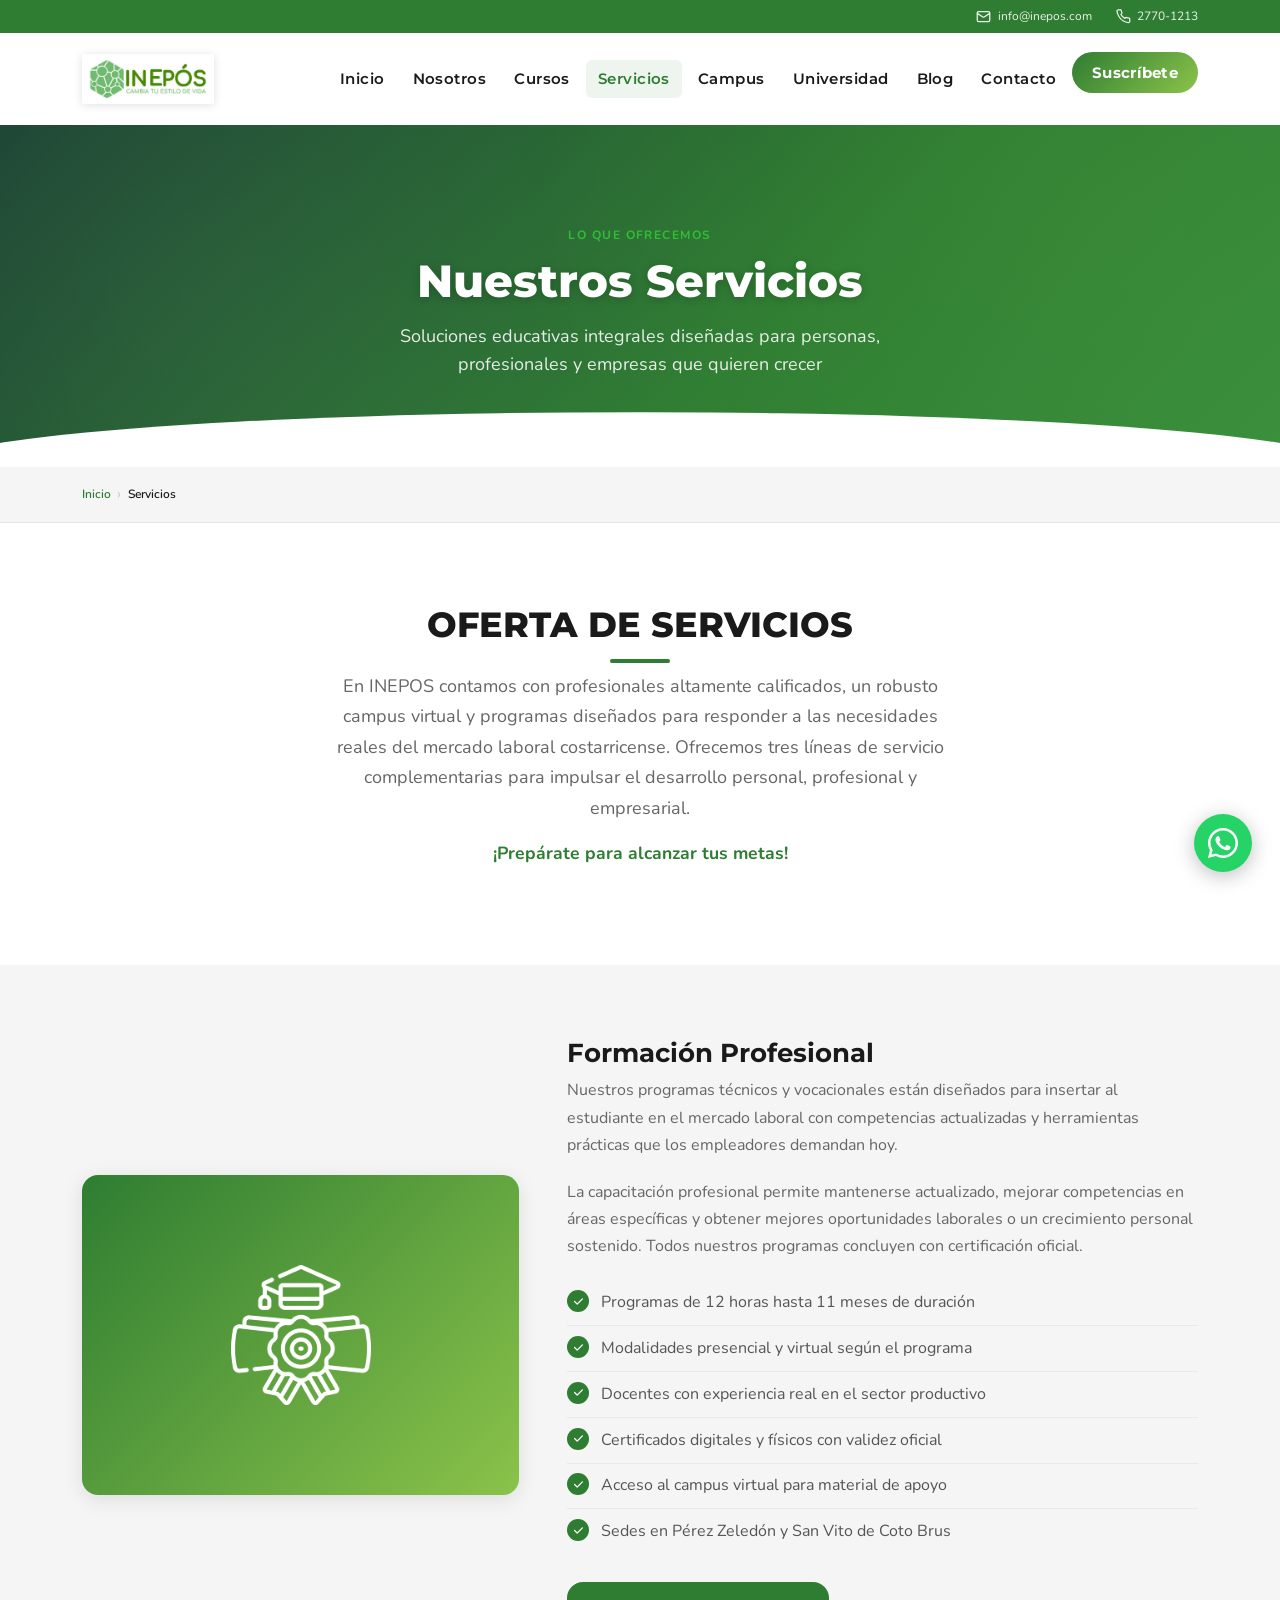
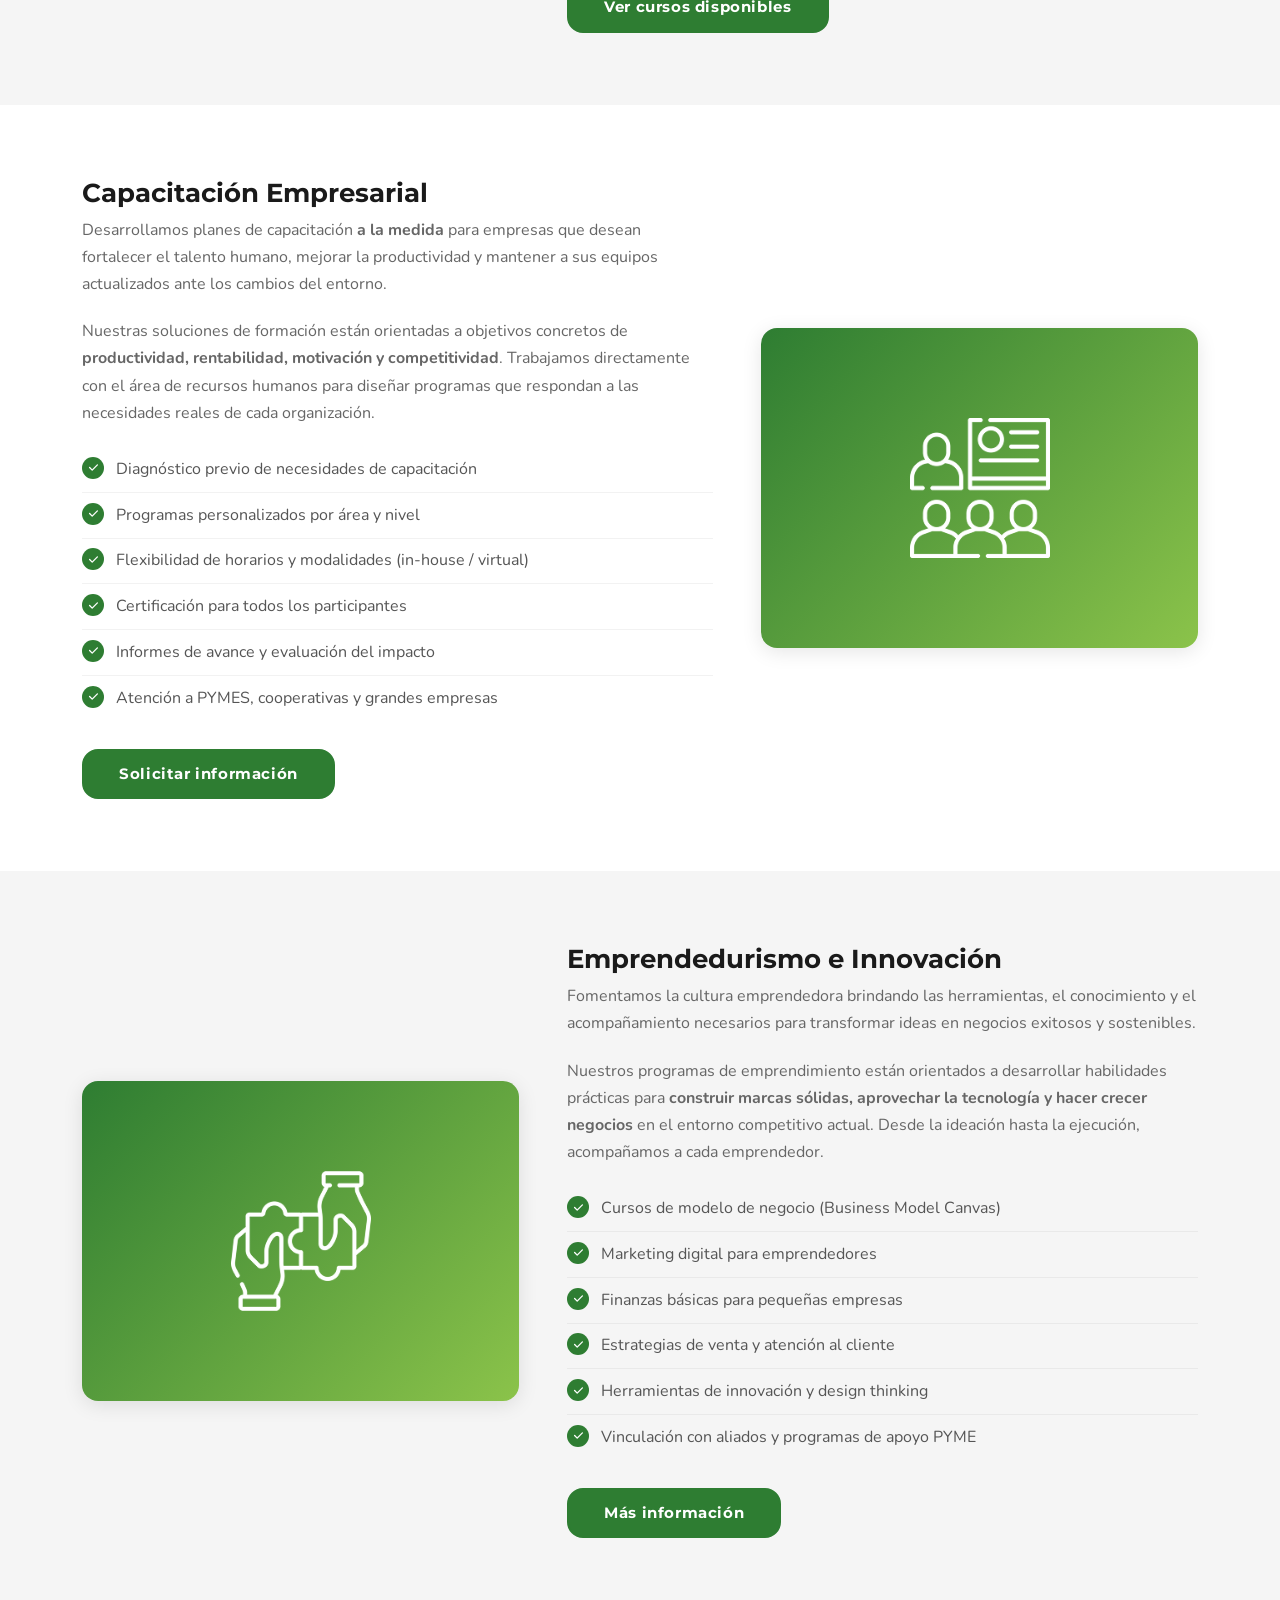
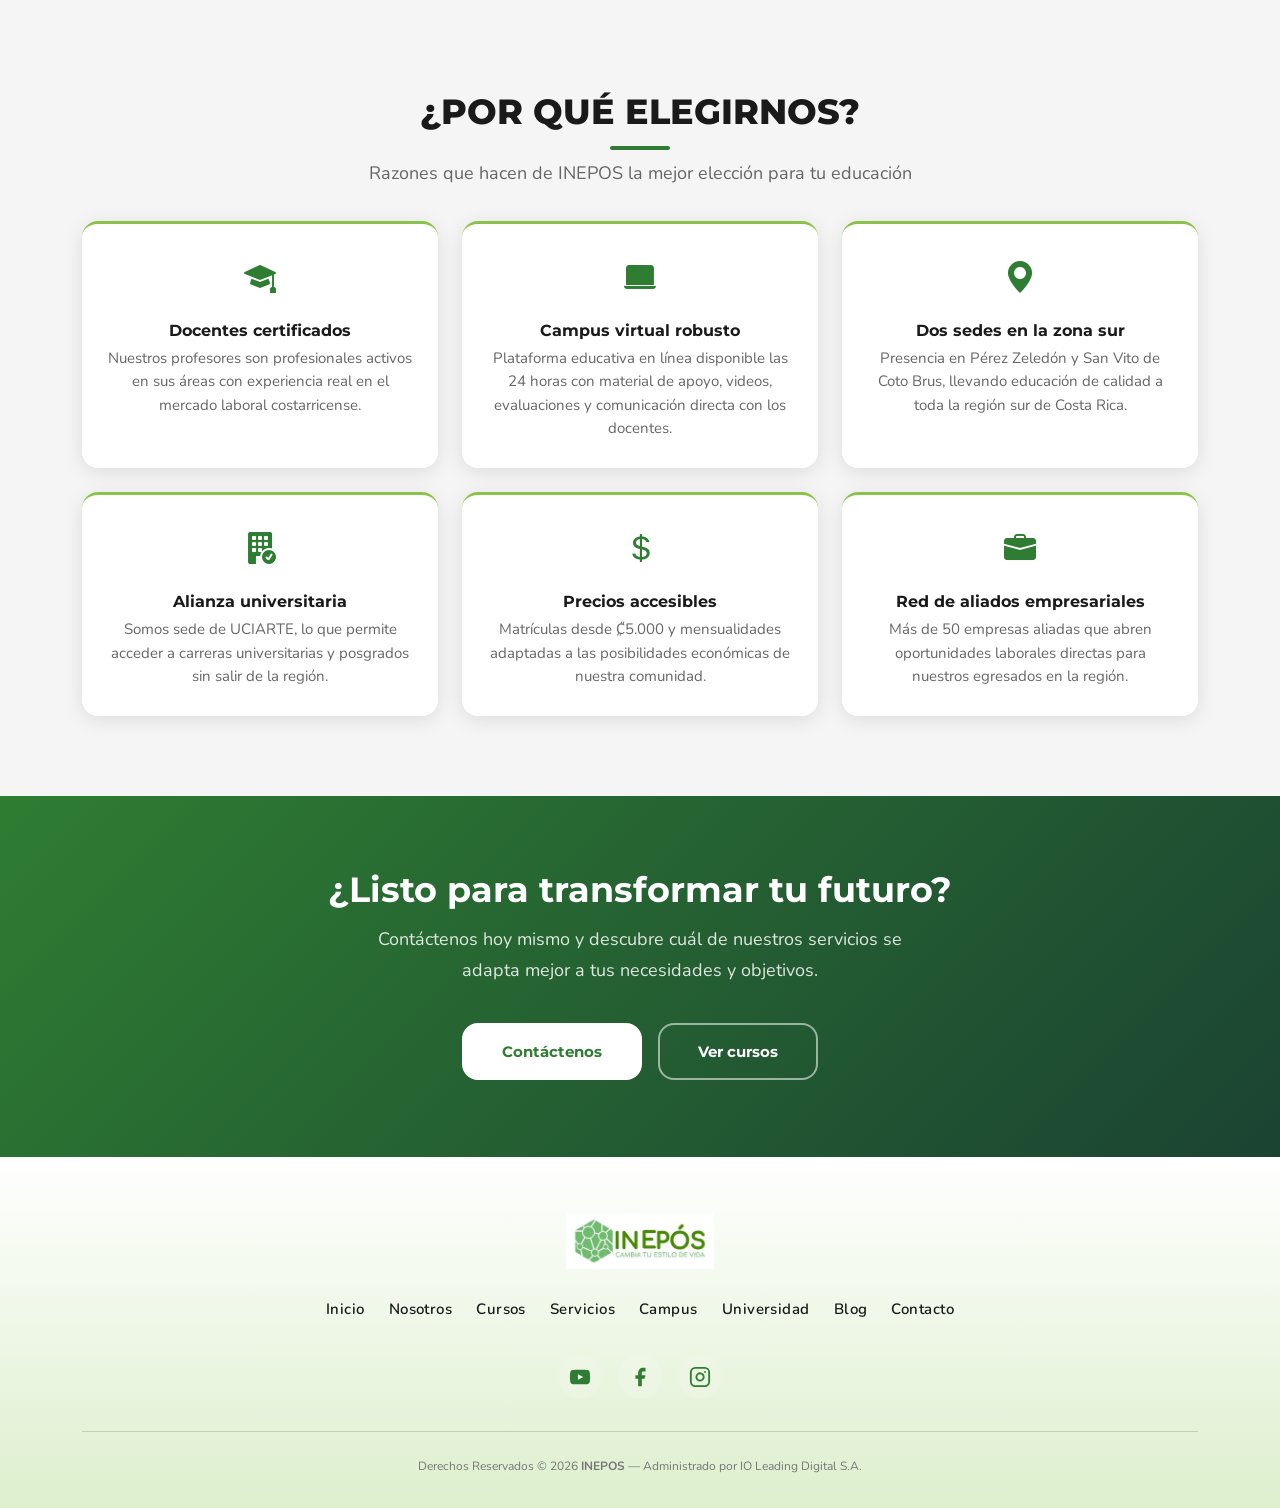
<file: servicios.html>
<!DOCTYPE html>
<html lang="es">
<head>
  <meta charset="UTF-8" />
  <meta name="viewport" content="width=device-width, initial-scale=1.0" />
  <title>Servicios — INEPOS Instituto Educativo</title>
  <meta name="description" content="INEPOS ofrece formación profesional, capacitación empresarial y programas de emprendedurismo en Costa Rica. Soluciones educativas para personas y organizaciones." />
  <meta name="keywords" content="servicios INEPOS, capacitación empresarial Costa Rica, formación profesional, emprendedurismo, cursos técnicos Pérez Zeledón" />
  <meta name="author" content="INEPOS — Instituto Educativo" />
  <meta name="robots" content="index, follow" />
  <link rel="canonical" href="https://inepos.com/servicios" />

  <meta property="og:title" content="Servicios — INEPOS Instituto Educativo" />
  <meta property="og:description" content="Formación profesional, capacitación empresarial y emprendedurismo. Soluciones educativas adaptadas a personas y empresas." />
  <meta property="og:type" content="website" />
  <meta property="og:site_name" content="INEPOS" />
  <meta property="og:locale" content="es_CR" />

  <link rel="preconnect" href="https://fonts.googleapis.com" />
  <link rel="preconnect" href="https://fonts.gstatic.com" crossorigin />
  <link href="https://fonts.googleapis.com/css2?family=Montserrat:wght@400;600;700;800&family=Nunito:wght@400;500;600;700&display=swap" rel="stylesheet" />
  <link href="https://cdn.jsdelivr.net/npm/bootstrap@5.3.3/dist/css/bootstrap.min.css" rel="stylesheet" />
  <link rel="stylesheet" href="https://cdn.jsdelivr.net/npm/bootstrap-icons@1.11.3/font/bootstrap-icons.min.css" />
  <link rel="icon" type="image/webp" href="assets/img/favicon.webp" />
  <link rel="stylesheet" href="assets/css/style.css" />
</head>
<body>

  <a href="#main-content" class="skip-link">Saltar al contenido principal</a>

  <div class="topbar" role="complementary" aria-label="Información de contacto rápido">
    <div class="container d-flex justify-content-end align-items-center gap-4">
      <a href="mailto:info@inepos.com" aria-label="Correo electrónico INEPOS">
        <svg width="15" height="15" aria-hidden="true"><use href="assets/img/icons/sprite.svg#email"></use></svg>
        info@inepos.com
      </a>
      <a href="tel:27701213" aria-label="Teléfono INEPOS">
        <svg width="15" height="15" aria-hidden="true"><use href="assets/img/icons/sprite.svg#phone"></use></svg>
        2770-1213
      </a>
    </div>
  </div>

  <nav class="navbar navbar-expand-lg sticky-top" id="mainNav" aria-label="Navegación principal">
    <div class="container">
      <a class="navbar-brand" href="index.html" aria-label="INEPOS inicio">
        <img src="assets/img/Logo.webp" alt="INEPOS logo" class="navbar-logo" width="120" height="42" />
      </a>
      <button class="navbar-toggler" type="button" data-bs-toggle="collapse" data-bs-target="#navMenu" aria-controls="navMenu" aria-expanded="false" aria-label="Abrir menú">
        <span class="navbar-toggler-icon"></span>
      </button>
      <div class="collapse navbar-collapse" id="navMenu">
        <ul class="navbar-nav ms-auto gap-1">
          <li class="nav-item"><a class="nav-link" href="index.html">Inicio</a></li>
          <li class="nav-item"><a class="nav-link" href="nosotros.html">Nosotros</a></li>
          <li class="nav-item"><a class="nav-link" href="cursos.html">Cursos</a></li>
          <li class="nav-item"><a class="nav-link" href="servicios.html">Servicios</a></li>
          <li class="nav-item"><a class="nav-link" href="https://campus.inepos.com/" target="_blank" rel="noopener noreferrer">Campus</a></li>
          <li class="nav-item"><a class="nav-link" href="https://uciarte.ac.cr/" target="_blank" rel="noopener noreferrer">Universidad</a></li>
          <li class="nav-item"><a class="nav-link" href="blog.html">Blog</a></li>
          <li class="nav-item"><a class="nav-link" href="contacto.html">Contacto</a></li>
          <li class="nav-item">
            <a href="suscripcion.html" class="btn-nav-suscripcion" aria-label="Suscribirse al boletín de INEPOS">Suscríbete</a>
          </li>
        </ul>
      </div>
    </div>
  </nav>

  <main id="main-content" tabindex="-1">

    <!-- Page Hero -->
    <section class="page-hero" aria-label="Nuestros servicios">
      <div class="container">
        <div class="page-hero-content">
          <span class="section-eyebrow">Lo que ofrecemos</span>
          <h1>Nuestros Servicios</h1>
          <p>Soluciones educativas integrales diseñadas para personas, profesionales y empresas que quieren crecer</p>
        </div>
      </div>
    </section>

    <!-- Breadcrumb -->
    <nav class="breadcrumb-nav" aria-label="Ruta de navegación">
      <div class="container">
        <ol class="breadcrumb-list">
          <li><a href="index.html">Inicio</a></li>
          <li class="active" aria-current="page">Servicios</li>
        </ol>
      </div>
    </nav>

    <!-- Intro -->
    <section class="section-pad" aria-label="Introducción a servicios">
      <div class="container-narrow text-center">
        <h2 class="section-title text-center">OFERTA DE SERVICIOS</h2>
        <p class="section-subtitle">En INEPOS contamos con profesionales altamente calificados, un robusto campus virtual y programas diseñados para responder a las necesidades reales del mercado laboral costarricense. Ofrecemos tres líneas de servicio complementarias para impulsar el desarrollo personal, profesional y empresarial.</p>
        <p class="servicio-tagline">¡Prepárate para alcanzar tus metas!</p>
      </div>
    </section>

    <!-- Servicio 1: Formación Profesional -->
    <article class="servicio-full" id="formacion" aria-labelledby="serv1-title">
      <div class="container">
        <div class="row align-items-center g-5">
          <div class="col-lg-5">
            <div class="servicio-visual" aria-hidden="true">
              <img src="assets/img/Formacion-profesional.webp" alt="" loading="lazy" />
            </div>
          </div>
          <div class="col-lg-7">
            <h2 id="serv1-title">Formación Profesional</h2>
            <p>Nuestros programas técnicos y vocacionales están diseñados para insertar al estudiante en el mercado laboral con competencias actualizadas y herramientas prácticas que los empleadores demandan hoy.</p>
            <p>La capacitación profesional permite mantenerse actualizado, mejorar competencias en áreas específicas y obtener mejores oportunidades laborales o un crecimiento personal sostenido. Todos nuestros programas concluyen con certificación oficial.</p>
            <ul class="beneficios-list">
              <li>Programas de 12 horas hasta 11 meses de duración</li>
              <li>Modalidades presencial y virtual según el programa</li>
              <li>Docentes con experiencia real en el sector productivo</li>
              <li>Certificados digitales y físicos con validez oficial</li>
              <li>Acceso al campus virtual para material de apoyo</li>
              <li>Sedes en Pérez Zeledón y San Vito de Coto Brus</li>
            </ul>
            <a href="cursos.html" class="btn btn-primary-custom" aria-label="Explorar cursos de formación profesional">Ver cursos disponibles</a>
          </div>
        </div>
      </div>
    </article>

    <!-- Servicio 2: Capacitación Empresarial -->
    <article class="servicio-full" id="empresarial" aria-labelledby="serv2-title">
      <div class="container">
        <div class="row align-items-center g-5 flex-lg-row-reverse">
          <div class="col-lg-5">
            <div class="servicio-visual" aria-hidden="true">
              <img src="assets/img/Capacitacion-empresarial.webp" alt="" loading="lazy" />
            </div>
          </div>
          <div class="col-lg-7">
            <h2 id="serv2-title">Capacitación Empresarial</h2>
            <p>Desarrollamos planes de capacitación <strong>a la medida</strong> para empresas que desean fortalecer el talento humano, mejorar la productividad y mantener a sus equipos actualizados ante los cambios del entorno.</p>
            <p>Nuestras soluciones de formación están orientadas a objetivos concretos de <strong>productividad, rentabilidad, motivación y competitividad</strong>. Trabajamos directamente con el área de recursos humanos para diseñar programas que respondan a las necesidades reales de cada organización.</p>
            <ul class="beneficios-list">
              <li>Diagnóstico previo de necesidades de capacitación</li>
              <li>Programas personalizados por área y nivel</li>
              <li>Flexibilidad de horarios y modalidades (in-house / virtual)</li>
              <li>Certificación para todos los participantes</li>
              <li>Informes de avance y evaluación del impacto</li>
              <li>Atención a PYMES, cooperativas y grandes empresas</li>
            </ul>
            <a href="contacto.html" class="btn btn-primary-custom" aria-label="Solicitar información sobre capacitación empresarial">Solicitar información</a>
          </div>
        </div>
      </div>
    </article>

    <!-- Servicio 3: Emprendedurismo -->
    <article class="servicio-full" id="emprendedurismo" aria-labelledby="serv3-title">
      <div class="container">
        <div class="row align-items-center g-5">
          <div class="col-lg-5">
            <div class="servicio-visual" aria-hidden="true">
              <img src="assets/img/Emprendedurismo.webp" alt="" loading="lazy" />
            </div>
          </div>
          <div class="col-lg-7">
            <h2 id="serv3-title">Emprendedurismo e Innovación</h2>
            <p>Fomentamos la cultura emprendedora brindando las herramientas, el conocimiento y el acompañamiento necesarios para transformar ideas en negocios exitosos y sostenibles.</p>
            <p>Nuestros programas de emprendimiento están orientados a desarrollar habilidades prácticas para <strong>construir marcas sólidas, aprovechar la tecnología y hacer crecer negocios</strong> en el entorno competitivo actual. Desde la ideación hasta la ejecución, acompañamos a cada emprendedor.</p>
            <ul class="beneficios-list">
              <li>Cursos de modelo de negocio (Business Model Canvas)</li>
              <li>Marketing digital para emprendedores</li>
              <li>Finanzas básicas para pequeñas empresas</li>
              <li>Estrategias de venta y atención al cliente</li>
              <li>Herramientas de innovación y design thinking</li>
              <li>Vinculación con aliados y programas de apoyo PYME</li>
            </ul>
            <a href="contacto.html" class="btn btn-primary-custom" aria-label="Más información sobre emprendedurismo">Más información</a>
          </div>
        </div>
      </div>
    </article>

    <!-- Por qué elegirnos -->
    <section class="section-pad bg-gray" aria-labelledby="porque-title">
      <div class="container">
        <h2 class="section-title text-center" id="porque-title">¿POR QUÉ ELEGIRNOS?</h2>
        <p class="section-subtitle text-center">Razones que hacen de INEPOS la mejor elección para tu educación</p>
        <div class="row g-4 mt-2">
          <div class="col-lg-4 col-md-6">
            <article class="por-que-card">
              <span class="por-que-icon" aria-hidden="true"><i class="bi bi-mortarboard-fill"></i></span>
              <h4>Docentes certificados</h4>
              <p>Nuestros profesores son profesionales activos en sus áreas con experiencia real en el mercado laboral costarricense.</p>
            </article>
          </div>
          <div class="col-lg-4 col-md-6">
            <article class="por-que-card">
              <span class="por-que-icon" aria-hidden="true"><i class="bi bi-laptop-fill"></i></span>
              <h4>Campus virtual robusto</h4>
              <p>Plataforma educativa en línea disponible las 24 horas con material de apoyo, videos, evaluaciones y comunicación directa con los docentes.</p>
            </article>
          </div>
          <div class="col-lg-4 col-md-6">
            <article class="por-que-card">
              <span class="por-que-icon" aria-hidden="true"><i class="bi bi-geo-alt-fill"></i></span>
              <h4>Dos sedes en la zona sur</h4>
              <p>Presencia en Pérez Zeledón y San Vito de Coto Brus, llevando educación de calidad a toda la región sur de Costa Rica.</p>
            </article>
          </div>
          <div class="col-lg-4 col-md-6">
            <article class="por-que-card">
              <span class="por-que-icon" aria-hidden="true"><i class="bi bi-building-fill-check"></i></span>
              <h4>Alianza universitaria</h4>
              <p>Somos sede de UCIARTE, lo que permite acceder a carreras universitarias y posgrados sin salir de la región.</p>
            </article>
          </div>
          <div class="col-lg-4 col-md-6">
            <article class="por-que-card">
              <span class="por-que-icon" aria-hidden="true"><i class="bi bi-currency-dollar"></i></span>
              <h4>Precios accesibles</h4>
              <p>Matrículas desde ₡5.000 y mensualidades adaptadas a las posibilidades económicas de nuestra comunidad.</p>
            </article>
          </div>
          <div class="col-lg-4 col-md-6">
            <article class="por-que-card">
              <span class="por-que-icon" aria-hidden="true"><i class="bi bi-briefcase-fill"></i></span>
              <h4>Red de aliados empresariales</h4>
              <p>Más de 50 empresas aliadas que abren oportunidades laborales directas para nuestros egresados en la región.</p>
            </article>
          </div>
        </div>
      </div>
    </section>

    <!-- CTA -->
    <section class="cta-section" aria-label="Llamada a la acción">
      <div class="container">
        <h2>¿Listo para transformar tu futuro?</h2>
        <p>Contáctenos hoy mismo y descubre cuál de nuestros servicios se adapta mejor a tus necesidades y objetivos.</p>
        <a href="contacto.html" class="btn-cta-white" aria-label="Ir a la página de contacto">Contáctenos</a>
        <a href="cursos.html" class="btn-cta-outline" aria-label="Ver catálogo de cursos">Ver cursos</a>
      </div>
    </section>

  </main>

  <footer class="footer" aria-label="Pie de página INEPOS">
    <div class="container">
      <div class="footer-logo">
        <img src="assets/img/Logo.webp" alt="INEPOS logo" class="footer-logo-img" width="160" height="56" loading="lazy" />
      </div>
      <nav class="footer-nav" aria-label="Navegación footer">
        <a href="index.html">Inicio</a>
        <a href="nosotros.html">Nosotros</a>
        <a href="cursos.html">Cursos</a>
        <a href="servicios.html">Servicios</a>
        <a href="https://campus.inepos.com/" target="_blank" rel="noopener noreferrer">Campus</a>
        <a href="https://uciarte.ac.cr/" target="_blank" rel="noopener noreferrer">Universidad</a>
        <a href="blog.html">Blog</a>
        <a href="contacto.html">Contacto</a>
      </nav>
      <div class="footer-social" aria-label="Redes sociales">
        <a href="https://www.youtube.com/@UciartePerezZeledon" aria-label="YouTube INEPOS" class="social-link" target="_blank" rel="noopener noreferrer"><svg width="22" height="22" aria-hidden="true"><use href="assets/img/icons/sprite.svg#youtube"></use></svg></a>
        <a href="https://www.facebook.com/UciartePZ?mibextid=LQQJ4d" aria-label="Facebook INEPOS" class="social-link" target="_blank" rel="noopener noreferrer"><svg width="22" height="22" aria-hidden="true"><use href="assets/img/icons/sprite.svg#facebook"></use></svg></a>
        <a href="https://www.instagram.com/uciartepz_" aria-label="Instagram INEPOS" class="social-link" target="_blank" rel="noopener noreferrer"><svg width="22" height="22" aria-hidden="true"><use href="assets/img/icons/sprite.svg#instagram"></use></svg></a>
      </div>
      <div class="footer-copy">
        <p>Derechos Reservados &copy; 2026 <strong>INEPOS</strong> — Administrado por IO Leading Digital S.A.</p>
      </div>
    </div>
  </footer>

  <a href="https://api.whatsapp.com/send?phone=50684408440" class="whatsapp-fab" target="_blank" rel="noopener noreferrer" aria-label="Contactar por WhatsApp">
    <svg width="30" height="30" aria-hidden="true"><use href="assets/img/icons/sprite.svg#whatsapp"></use></svg>
  </a>

  <script src="https://cdn.jsdelivr.net/npm/bootstrap@5.3.3/dist/js/bootstrap.bundle.min.js"></script>
  <script src="js/main.js"></script>
</body>
</html>
</file>
<file: assets/css/style.css>
:root {
  --color-primary:       #2e7d32;
  --color-primary-light: #31be37;
  --color-accent:        #8bc34a;
  --color-dark:          #1a1a1a;
  --color-gray:          #f5f5f5;
  --color-text:          #333333;
  --color-white:         #ffffff;
  --font-main:           'Nunito', sans-serif;
  --font-heading:        'Montserrat', sans-serif;
  --fs-xs:               0.75rem;
  --fs-sm:               0.9375rem;
  --fs-body:             1rem;
  --fs-subtitle:         1.125rem;
  --radius:              16px;
  --shadow:              0 4px 20px rgba(0,0,0,0.10);
  --shadow-hover:        0 12px 32px rgba(0,0,0,0.16);
  --transition:          all 0.3s ease;
}

*, *::before, *::after { box-sizing: border-box; margin: 0; padding: 0; }

html {
  scroll-behavior: smooth;
  overflow-x: hidden;
  width: 100%;
}

body {
  font-family: var(--font-main);
  color: var(--color-text);
  background: var(--color-white);
  line-height: 1.7;
  width: 100%;
  overflow: clip;
}

img { max-width: 100%; display: block; }

a { text-decoration: none; color: inherit; }

h1, h2, h3, h4, h5 {
  font-family: var(--font-heading);
  font-weight: 700;
  line-height: 1.25;
}

.section-pad { padding: 5rem 0; }

.bg-gray  { background: var(--color-gray); }
.bg-white { background: var(--color-white); }

.section-title {
  font-size: clamp(1.6rem, 3vw, 2.2rem);
  font-weight: 800;
  color: var(--color-dark);
  margin-bottom: 0.5rem;
  position: relative;

  &::after {
    content: '';
    display: block;
    width: 60px;
    height: 4px;
    background: var(--color-primary);
    border-radius: 2px;
    margin-top: 0.75rem;
  }

  &.text-center::after {
    margin-left: auto;
    margin-right: auto;
  }
}

.section-eyebrow {
  display: inline-block;
  font-size: var(--fs-xs);
  font-weight: 700;
  letter-spacing: 0.12em;
  text-transform: uppercase;
  color: var(--color-primary-light);
  margin-bottom: 0.5rem;
}

.section-subtitle {
  font-size: var(--fs-subtitle);
  color: #666;
  max-width: 620px;
  margin: 0 auto 0.5rem;
}

.btn-primary-custom {
  display: inline-block;
  background: var(--color-primary);
  color: var(--color-white);
  font-family: var(--font-heading);
  font-weight: 700;
  font-size: var(--fs-sm);
  letter-spacing: 0.04em;
  padding: 0.75rem 2.2rem;
  border-radius: var(--radius);
  border: 2px solid var(--color-primary);
  transition: var(--transition);

  &:hover, &:focus {
    background: var(--color-primary-light);
    border-color: var(--color-primary-light);
    color: var(--color-white);
    transform: translateY(-2px);
    box-shadow: 0 6px 20px rgba(46,125,50,0.35);
  }
}

.btn-outline-custom {
  display: inline-block;
  background: transparent;
  color: var(--color-primary);
  font-family: var(--font-heading);
  font-weight: 700;
  font-size: var(--fs-sm);
  padding: 0.75rem 2.5rem;
  border-radius: var(--radius);
  border: 2px solid var(--color-primary);
  transition: var(--transition);

  &:hover, &:focus {
    background: var(--color-primary);
    color: var(--color-white);
    transform: translateY(-2px);
  }
}

.link-more {
  display: inline-block;
  color: var(--color-primary);
  font-weight: 700;
  font-size: var(--fs-sm);
  letter-spacing: 0.04em;
  border-bottom: 2px solid transparent;
  transition: var(--transition);

  &:hover {
    color: var(--color-primary-light);
    border-bottom-color: var(--color-primary-light);
  }
}

.topbar {
  background: var(--color-primary);
  color: var(--color-white);
  padding: 0.4rem 0;
  font-size: var(--fs-xs);
  font-family: var(--font-main);
  z-index: 1100;
  position: relative;

  a {
    color: rgba(255,255,255,0.9);
    display: flex;
    align-items: center;
    gap: 0.4rem;
    transition: color 0.2s;

    &:hover { color: var(--color-accent); }
  }
}

.navbar {
  background: transparent;
  padding: 1rem 0;
  transition: var(--transition);
  z-index: 1050;
  top: 0;

  .navbar-brand {
    .navbar-logo {
      height: 50px;
      width: auto;
      object-fit: contain;
      transition: var(--transition);
      filter: drop-shadow(0 1px 4px rgba(0,0,0,0.12));
    }

    &:hover .navbar-logo { transform: scale(1.04); }
  }

  .nav-link {
    font-family: var(--font-heading);
    font-weight: 600;
    font-size: var(--fs-sm);
    color: var(--color-dark);
    padding: 0.4rem 0.75rem !important;
    letter-spacing: 0.03em;
    border-radius: 6px;
    transition: var(--transition);

    &:hover, &:focus {
      color: var(--color-primary);
      background: rgba(46,125,50,0.06);
    }
  }

  .navbar-toggler {
    border-color: var(--color-primary);

    .navbar-toggler-icon {
      background-image: url("data:image/svg+xml,%3csvg xmlns='http://www.w3.org/2000/svg' viewBox='0 0 30 30'%3e%3cpath stroke='%232e7d32' stroke-linecap='round' stroke-miterlimit='10' stroke-width='2' d='M4 7h22M4 15h22M4 23h22'/%3e%3c/svg%3e");
    }
  }

  &.scrolled {
    background: var(--color-white);
    box-shadow: 0 2px 16px rgba(0,0,0,0.10);
    padding: 0.55rem 0;

    .nav-link { color: var(--color-dark); }
  }
}

.hero {
  position: relative;
  height: 100vh;
  min-height: 560px;
  max-height: 780px;
  overflow: hidden;

  .hero-swiper {
    width: 100%;
    height: 100%;
  }

  .swiper-slide {
    position: relative;
    display: flex;
    align-items: center;
    justify-content: center;
  }

  .hero-bg {
    position: absolute;
    inset: 0;
    background-size: cover;
    background-position: top;
    background-repeat: no-repeat;

    &::after {
      content: '';
      position: absolute;
      inset: 0;
      background: linear-gradient(
        to bottom,
        rgba(0,0,0,0.55) 0%,
        rgba(0,30,0,0.70) 100%
      );
    }
  }

  .hero-content {
    position: relative;
    z-index: 2;
    text-align: center;
    padding: 2rem;

    h1 {
      font-size: clamp(2rem, 5vw, 3.4rem);
      font-weight: 800;
      color: var(--color-white);
      text-shadow: 0 2px 12px rgba(0,0,0,0.5);
      margin-bottom: 1rem;
      letter-spacing: 0.04em;
    }

    p {
      font-size: clamp(var(--fs-body), 2vw, 1.25rem);
      color: rgba(255,255,255,0.88);
      max-width: 600px;
      margin: 0 auto 2rem;
    }
  }

  .btn-hero {
    display: inline-block;
    background: var(--color-primary);
    color: var(--color-white);
    font-family: var(--font-heading);
    font-weight: 700;
    font-size: var(--fs-sm);
    padding: 0.85rem 2.8rem;
    border-radius: var(--radius);
    border: 2px solid var(--color-primary);
    transition: var(--transition);
    letter-spacing: 0.05em;

    &:hover {
      background: transparent;
      color: var(--color-white);
      border-color: var(--color-white);
      transform: translateY(-2px);
    }
  }

  .swiper-button-prev,
  .swiper-button-next {
    color: var(--color-white);
    background: rgba(46,125,50,0.6);
    width: 44px;
    height: 44px;
    border-radius: 50%;
    backdrop-filter: blur(4px);
    transition: var(--transition);

    &::after { font-size: 1.1rem; font-weight: 900; }
    &:hover  { background: var(--color-primary); }
  }

  .swiper-pagination-bullet {
    background: var(--color-white);
    opacity: 0.6;
    width: 10px;
    height: 10px;

    &.swiper-pagination-bullet-active {
      background: var(--color-accent);
      opacity: 1;
    }
  }
}

.sobre-nosotros {
  .nosotros-img-wrap {
    position: relative;

    .nosotros-img-placeholder {
      border-radius: var(--radius);
      overflow: hidden;
      box-shadow: var(--shadow);
      line-height: 0;

      img {
        width: 100%;
        height: 100%;
        object-fit: cover;
        display: block;
      }
    }

    .nosotros-badge {
      position: absolute;
      bottom: -1rem;
      right: -1rem;
      background: var(--color-primary);
      color: var(--color-white);
      border-radius: var(--radius);
      padding: 1rem 1.4rem;
      text-align: center;
      box-shadow: var(--shadow);

      span {
        display: block;
        font-family: var(--font-heading);
        font-size: 2rem;
        font-weight: 800;
        line-height: 1;
      }

      small {
        font-size: 0.72rem;
        opacity: 0.85;
        display: block;
        margin-top: 0.2rem;
      }
    }
  }

  .nosotros-content {
    padding-left: 1rem;

    p {
      margin-bottom: 1rem;
      color: #555;
      font-size: var(--fs-body);
    }
  }
}

.nuestros-servicios {
  .servicio-card {
    background: var(--color-white);
    border-radius: var(--radius);
    padding: 2.5rem 2rem;
    box-shadow: var(--shadow);
    transition: var(--transition);
    height: 100%;

    .servicio-icon {
      display: flex;
      align-items: center;
      justify-content: center;
      width: 90px;
      height: 90px;
      margin: 0 auto 1.5rem;
      transition: var(--transition);
      overflow: hidden;

      img {
        width: 72px;
        height: 72px;
        object-fit: contain;
        transition: var(--transition);
      }
    }

    h3 {
      font-size: 1.1rem;
      color: var(--color-dark);
      margin-bottom: 0.75rem;
    }

    p {
      font-size: var(--fs-body);
      color: #666;
      line-height: 1.6;
      margin-bottom: 1.25rem;
    }

    &:hover {
      transform: translateY(-6px);
      box-shadow: var(--shadow-hover);

      .servicio-icon {
        img { transform: scale(1.08); }
      }
    }
  }
}

.course-card {
  background: transparent;
  border-radius: var(--radius);
  overflow: visible;
  box-shadow: none;
  display: flex;
  flex-direction: column;
  height: 100%;
  transition: var(--transition);

  .card-thumb {
    position: relative;
    aspect-ratio: 10/9;
    border-radius: var(--radius);
    overflow: hidden;
    flex-shrink: 0;
    z-index: 2;
    margin-bottom: -24px;
    transition: var(--transition);

    img {
      position: absolute;
      inset: 0;
      width: 100%;
      height: 100%;
      object-fit: contain;
      display: block;
      transition: var(--transition);
    }
  }

  .card-body-custom {
    background: #e8f5e9;
    border-radius: var(--radius);
    padding: calc(24px + 1.25rem) 1.4rem 1.5rem;
    display: flex;
    flex-direction: column;
    flex: 1;
    position: relative;
    z-index: 1;

    .badge-category {
      display: block;
      background: transparent;
      color: var(--color-primary);
      font-size: var(--fs-xs);
      font-weight: 700;
      letter-spacing: 0.05em;
      padding: 0;
      border-radius: 0;
      margin-bottom: 0.35rem;
      text-align: center;
    }

    h4 {
      font-size: 1.05rem;
      font-weight: 700;
      color: var(--color-dark);
      margin-bottom: 0.3rem;
      text-align: center;
    }

    .badge-cert {
      display: block;
      background: transparent;
      color: #666;
      font-size: var(--fs-xs);
      font-weight: 400;
      padding: 0;
      border-radius: 0;
      margin-bottom: 1rem;
      text-align: center;

      &.cert-digital, &.cert-fisico {
        background: transparent;
        color: #666;
        padding: 0;
      }
    }

    .card-meta {
      display: grid;
      grid-template-columns: 1fr 1fr;
      gap: 0.8rem 1rem;
      margin-bottom: 1.25rem;
      flex: 1;
      border-top: 1px solid rgba(46,125,50,0.18);
      padding-top: 1rem;

      .meta-item {
        .meta-label {
          display: block;
          font-size: var(--fs-xs);
          font-weight: 400;
          text-transform: none;
          letter-spacing: 0;
          color: #777;
          margin-bottom: 0.15rem;

          &::after { content: ':'; }
        }

        .meta-value {
          display: block;
          font-size: var(--fs-body);
          font-weight: 700;
          color: var(--color-dark);

          &.price {
            color: var(--color-dark);
            font-family: var(--font-heading);
            font-weight: 700;
            font-size: var(--fs-body);
          }
        }
      }
    }

    .btn-more {
      display: block;
      width: 100%;
      text-align: center;
      background: var(--color-primary);
      color: var(--color-white);
      font-family: var(--font-heading);
      font-weight: 700;
      font-size: var(--fs-sm);
      padding: 0.8rem 1rem;
      border-radius: var(--radius);
      transition: var(--transition);
      letter-spacing: 0.04em;

      &:hover {
        background: var(--color-primary-light);
        transform: translateY(-1px);
      }
    }
  }

  &:hover {
    transform: translateY(-5px);

    .card-thumb img { transform: scaleY(1.06); }
  }
}

.cursos-destacados {
  .course-card {
    .card-body-custom {
      background: #ffffff;
    }
  }
}

.proximos-cursos {
  background: var(--color-white);

  .swiper-button-prev,
  .swiper-button-next {
    color: var(--color-primary);
    background: var(--color-white);
    width: 40px;
    height: 40px;
    border-radius: 50%;
    box-shadow: 0 2px 10px rgba(0,0,0,0.12);
    transition: var(--transition);

    &::after { font-size: 1rem; font-weight: 900; }
    &:hover  { background: var(--color-primary); color: var(--color-white); }
  }

  .swiper-pagination-bullet {
    background: #ccc;
    &.swiper-pagination-bullet-active { background: var(--color-primary); }
  }

  .swiper {
    padding-bottom: 3rem;
    padding-left: 4px;
    padding-right: 4px;
  }

  .swiper-slide {
    overflow: visible;
  }
}

.cursos-destacados {
  background: #DDEFCD;

  .swiper-button-prev,
  .swiper-button-next {
    color: var(--color-primary);
    background: var(--color-white);
    width: 40px;
    height: 40px;
    border-radius: 50%;
    box-shadow: 0 2px 10px rgba(0,0,0,0.12);
    transition: var(--transition);

    &::after { font-size: 1rem; font-weight: 900; }
    &:hover  { background: var(--color-primary); color: var(--color-white); }
  }

  .swiper-pagination-bullet {
    background: #aaa;
    &.swiper-pagination-bullet-active { background: var(--color-primary); }
  }

  .swiper {
    padding-bottom: 3rem;
    padding-left: 4px;
    padding-right: 4px;
  }

  .swiper-slide {
    overflow: visible;
  }
}

.empresas {
  .alianzas-swiper {
    overflow: hidden;
    mask-image: linear-gradient(to right, transparent, black 12%, black 88%, transparent);
  }

  .alianza-slide {
    width: auto;
    display: flex;
    align-items: center;
    justify-content: center;
    padding: 0.5rem 2rem;

    img {
      width: auto;
      object-fit: contain;
      transition: filter 0.3s ease;

      &:hover {
        filter: grayscale(0) opacity(1);
      }
    }
  }
}

.testimonios {
  background: var(--color-gray);

  .swiper {
    padding-bottom: 3.5rem;
    padding-left: 10px;
    padding-right: 10px;
  }

  .swiper-slide {
    display: flex;
    justify-content: center;
    opacity: 0.45;
    transition: opacity 0.4s ease, transform 0.4s ease;
    transform: scale(0.92);

    &.swiper-slide-active {
      opacity: 1;
      transform: scale(1);
    }
  }

  .testimonio-card {
    background: var(--color-white);
    border-radius: var(--radius);
    box-shadow: var(--shadow-hover);
    padding: 2.5rem 2rem 2rem;
    max-width: 620px;
    width: 100%;
    position: relative;
    border-top: 4px solid var(--color-primary);

    .quote-icon {
      font-size: 5rem;
      line-height: 0.6;
      color: var(--color-accent);
      font-family: Georgia, serif;
      margin-bottom: 1rem;
      display: block;
    }

    p {
      font-size: var(--fs-body);
      color: #555;
      font-style: italic;
      line-height: 1.75;
      margin-bottom: 1.5rem;
    }

    .testimonio-author {
      display: flex;
      align-items: center;
      gap: 0.9rem;

      .author-avatar {
        width: 48px;
        height: 48px;
        border-radius: 50%;
        background: linear-gradient(135deg, var(--color-primary), var(--color-accent));
        color: white;
        display: flex;
        align-items: center;
        justify-content: center;
        font-family: var(--font-heading);
        font-weight: 700;
        font-size: 0.9rem;
        flex-shrink: 0;
      }

      strong {
        display: block;
        font-family: var(--font-heading);
        color: var(--color-dark);
        font-size: 0.95rem;
      }

      small {
        display: block;
        color: #999;
        font-size: var(--fs-xs);
      }
    }
  }

  .swiper-pagination {
    bottom: 0;

    .swiper-pagination-bullet {
      background:#3b3b3b ;
      width: 10px;
      height: 10px;

      &.swiper-pagination-bullet-active {
        background: var(--color-primary);
        width: 24px;
        border-radius: 5px;
        transition: width 0.3s ease;
      }
    }
  }
}

.blog-section {
  .swiper {
    padding-bottom: 3rem;
    padding-left: 4px;
    padding-right: 4px;
  }

  .swiper-pagination-bullet {
    background: #bbb;
    &.swiper-pagination-bullet-active { background: var(--color-primary); }
  }

  .blog-card {
    background: var(--color-white);
    border-radius: var(--radius);
    overflow: hidden;
    box-shadow: var(--shadow);
    transition: var(--transition);
    display: flex;
    flex-direction: column;
    height: 100%;

    .blog-thumb {
      height: 180px;
      overflow: hidden;
      background: linear-gradient(135deg, var(--color-primary) 0%, var(--color-accent) 100%);
      display: flex;
      align-items: center;
      justify-content: center;
      color: rgba(255,255,255,0.9);
      font-size: 3.5rem;

      i { line-height: 1; }
    }

    .blog-body {
      padding: 1.25rem 1.4rem 1.5rem;
      flex: 1;
      display: flex;
      flex-direction: column;

      .blog-date {
        font-size: var(--fs-xs);
        font-weight: 700;
        color: var(--color-primary);
        text-transform: uppercase;
        letter-spacing: 0.08em;
        margin-bottom: 0.4rem;
      }

      h4 {
        font-size: 1rem;
        margin-bottom: 0.6rem;
        color: var(--color-dark);
      }

      p {
        font-size: var(--fs-body);
        color: #666;
        line-height: 1.5;
        flex: 1;
        margin-bottom: 1rem;
      }
    }

    &:hover {
      transform: translateY(-6px);
      box-shadow: var(--shadow-hover);
    }
  }
}

.footer {
  background: linear-gradient(180deg, rgba(221, 239, 205, 0.00) 0%, #DDEFCD 100%);
  color: var(--color-dark);
  padding: 3.5rem 0 2rem;
  text-align: center;

  .footer-logo {
    display: flex;
    align-items: center;
    justify-content: center;
    margin-bottom: 1.75rem;

    .footer-logo-img {
      height: 56px;
      width: auto;
      object-fit: contain;
    }
  }

  .footer-nav {
    display: flex;
    flex-wrap: wrap;
    justify-content: center;
    gap: 0.5rem 1.5rem;
    margin-bottom: 2rem;

    a {
      color: var(--color-dark);
      font-size: var(--fs-sm);
      font-weight: 600;
      letter-spacing: 0.03em;
      transition: color 0.2s;

      &:hover { color: var(--color-accent); }
    }
  }

  .footer-social {
    display: flex;
    justify-content: center;
    gap: 1rem;
    margin-bottom: 2rem;

    .social-link {
      display: flex;
      align-items: center;
      justify-content: center;
      width: 44px;
      height: 44px;
      border-radius: 50%;
      background: rgba(255,255,255,0.12);
      color: var(--color-primary);
      transition: var(--transition);

      &:hover {
        background: var(--color-accent);
        color: var(--color-primary);
        transform: translateY(-3px);
      }
    }
  }

  .footer-copy {
    border-top: 1px solid rgba(0,0,0,0.15);
    padding-top: 1.5rem;

    p {
      font-size: var(--fs-xs);
      color: #777;
      margin: 0;
    }
  }
}

.swiper-button-prev,
.swiper-button-next {
  &::after { font-weight: 900; }
}

.whatsapp-fab {
  position: fixed;
  bottom: 1.75rem;
  right: 1.75rem;
  z-index: 9999;
  width: 58px;
  height: 58px;
  background: #25d366;
  color: #fff;
  border-radius: 50%;
  display: flex;
  align-items: center;
  justify-content: center;
  box-shadow: 0 4px 20px rgba(0,0,0,0.25);
  transition: transform 0.25s ease, box-shadow 0.25s ease;

  svg { width: 30px; height: 30px; }

  &:hover {
    transform: scale(1.12);
    box-shadow: 0 6px 28px rgba(0,0,0,0.32);
    color: #fff;
  }
}

@media (max-width: 1024px) {
  .section-pad { padding: 4rem 0; }
}

@media (max-width: 768px) {
  .section-pad { padding: 3rem 0; }

  .hero {
    min-height: 480px;
    max-height: 600px;
  }

  .sobre-nosotros {
    .nosotros-img-wrap .nosotros-badge {
      right: 0;
      bottom: -0.5rem;
    }

    .nosotros-content { padding-left: 0; padding-top: 2rem; }
  }

  .testimonios .swiper-slide { opacity: 1; transform: scale(1); }
}

@media (max-width: 480px) {
  .topbar { display: none; }

  .hero {
    min-height: 400px;
    max-height: 520px;

    .hero-content h1 { font-size: 1.6rem; }
    .hero-content p  { font-size: 0.9rem; }

    .hero-bg { background-position: top center; }
    .hero-bg--banner3 { background-position: right; }
  }

  .section-title { font-size: 1.4rem; }

  .footer {
    .footer-nav { gap: 0.4rem 1rem; }
    .footer-brand { font-size: 1.4rem; }
  }
}

.skip-link {
  position: absolute;
  top: -200%;
  left: 1rem;
  z-index: 10000;
  background: var(--color-dark);
  color: var(--color-white);
  padding: 0.6rem 1.4rem;
  border-radius: 0 0 10px 10px;
  font-family: var(--font-heading);
  font-weight: 700;
  font-size: var(--fs-sm);
  transition: top 0.2s ease;
  text-decoration: none;
}
.skip-link:focus { top: 0; color: var(--color-white); outline: 3px solid var(--color-accent); }

.page-hero {
  background: linear-gradient(135deg, #1b4332 0%, #2e7d32 60%, #388e3c 100%);
  padding: 6rem 0 4rem;
  position: relative;
  overflow: hidden;
}

.page-hero::before {
  content: '';
  position: absolute;
  inset: 0;
  background-image:
    radial-gradient(circle at 15% 50%, rgba(255,255,255,0.04) 0%, transparent 55%),
    radial-gradient(circle at 85% 20%, rgba(139,195,74,0.07) 0%, transparent 50%);
  pointer-events: none;
}

.page-hero::after {
  content: '';
  position: absolute;
  bottom: -1px;
  left: 0;
  right: 0;
  height: 56px;
  background: var(--color-white);
  clip-path: ellipse(56% 100% at 50% 100%);
}

.page-hero-content {
  position: relative;
  z-index: 1;
  text-align: center;
  color: var(--color-white);
  padding-bottom: 1.5rem;
}

.page-hero-content h1 {
  color: var(--color-white);
  font-size: clamp(1.8rem, 4vw, 2.8rem);
  font-weight: 800;
  margin-bottom: 0.75rem;
  text-shadow: 0 2px 10px rgba(0,0,0,0.2);
}

.page-hero-content p {
  color: rgba(255,255,255,0.88);
  font-size: var(--fs-subtitle);
  max-width: 580px;
  margin: 0 auto;
  line-height: 1.6;
}

.breadcrumb-nav {
  padding: 0.85rem 0;
  background: var(--color-gray);
  border-bottom: 1px solid rgba(0,0,0,0.07);
}

.breadcrumb-list {
  display: flex;
  align-items: center;
  gap: 0.4rem;
  list-style: none;
  margin: 0;
  padding: 0;
  font-size: var(--fs-xs);
  flex-wrap: wrap;
}

.breadcrumb-list li {
  display: flex;
  align-items: center;
  gap: 0.4rem;
  color: #999;
}

.breadcrumb-list li:not(:last-child)::after {
  content: '›';
  color: #ccc;
  font-size: 1rem;
}

.breadcrumb-list a {
  color: var(--color-primary);
  font-weight: 600;
  transition: color 0.2s;
}
.breadcrumb-list a:hover { color: var(--color-primary-light); }
.breadcrumb-list li.active { color: var(--color-dark); font-weight: 600; }

.stats-section {
  background: var(--color-primary);
  padding: 3.5rem 0;
}

.stats-grid {
  display: grid;
  grid-template-columns: repeat(4, 1fr);
  gap: 1.5rem;
  text-align: center;
}

.stat-item {
  padding: 1.25rem 1rem;
  border-right: 1px solid rgba(255,255,255,0.12);

  &:last-child { border-right: none; }
}

.stat-number {
  display: block;
  font-family: var(--font-heading);
  font-size: clamp(2rem, 4vw, 2.8rem);
  font-weight: 800;
  color: var(--color-white);
  line-height: 1;
  margin-bottom: 0.35rem;
}

.stat-suffix {
  color: var(--color-accent);
}

.stat-label {
  display: block;
  font-size: var(--fs-sm);
  color: rgba(255,255,255,0.80);
  font-weight: 500;
}

.timeline {
  position: relative;
  max-width: 860px;
  margin: 3rem auto 0;
}

.timeline::before {
  content: '';
  position: absolute;
  left: 50%;
  top: 0;
  bottom: 0;
  width: 3px;
  background: linear-gradient(to bottom, var(--color-primary), var(--color-accent));
  transform: translateX(-50%);
  border-radius: 2px;
}

.timeline-item {
  display: flex;
  justify-content: flex-end;
  padding-right: calc(50% + 2.5rem);
  margin-bottom: 2.5rem;
  position: relative;
}

.timeline-item:nth-child(even) {
  justify-content: flex-start;
  padding-right: 0;
  padding-left: calc(50% + 2.5rem);
}

.timeline-dot {
  position: absolute;
  left: 50%;
  top: 1.2rem;
  transform: translateX(-50%);
  width: 16px;
  height: 16px;
  background: var(--color-accent);
  border: 3px solid var(--color-primary);
  border-radius: 50%;
  z-index: 1;
}

.timeline-card {
  background: var(--color-white);
  border-radius: var(--radius);
  padding: 1.25rem 1.5rem;
  box-shadow: var(--shadow);
  max-width: 340px;
  width: 100%;
  border-left: 4px solid var(--color-primary);
  transition: var(--transition);
}

.timeline-item:nth-child(even) .timeline-card {
  border-left: none;
  border-right: 4px solid var(--color-accent);
}

.timeline-card:hover {
  box-shadow: var(--shadow-hover);
  transform: translateY(-3px);
}

.timeline-year {
  display: inline-block;
  font-family: var(--font-heading);
  font-size: var(--fs-xs);
  font-weight: 800;
  color: var(--color-primary);
  letter-spacing: 0.1em;
  text-transform: uppercase;
  margin-bottom: 0.3rem;
}

.timeline-card h3 {
  font-size: 0.975rem;
  color: var(--color-dark);
  margin-bottom: 0.3rem;
}

.timeline-card p {
  font-size: var(--fs-sm);
  color: #666;
  line-height: 1.55;
  margin: 0;
}

.mv-card {
  background: var(--color-white);
  border-radius: var(--radius);
  padding: 2.5rem 2rem;
  box-shadow: var(--shadow);
  height: 100%;
  border-top: 4px solid var(--color-primary);
  transition: var(--transition);

  &:hover {
    box-shadow: var(--shadow-hover);
    transform: translateY(-4px);
  }

  &.mv-vision { border-top-color: var(--color-accent); }
}

.mv-icon {
  width: 56px;
  height: 56px;
  background: linear-gradient(135deg, var(--color-primary), var(--color-accent));
  border-radius: 14px;
  display: flex;
  align-items: center;
  justify-content: center;
  margin-bottom: 1.25rem;
  color: white;
  font-size: 1.6rem;

  i { line-height: 1; }
}

.mv-card h3 {
  font-size: 1.2rem;
  color: var(--color-dark);
  margin-bottom: 0.75rem;
}

.mv-card p {
  color: #555;
  font-size: var(--fs-body);
  line-height: 1.75;
  font-style: italic;
  margin: 0;
}

.valor-card {
  background: var(--color-white);
  border-radius: var(--radius);
  padding: 1.75rem 1.5rem;
  box-shadow: var(--shadow);
  text-align: center;
  height: 100%;
  transition: var(--transition);
  border-bottom: 3px solid transparent;

  &:hover {
    border-bottom-color: var(--color-primary);
    transform: translateY(-4px);
    box-shadow: var(--shadow-hover);

    .valor-icon {
      background: var(--color-primary);
      color: var(--color-white);
    }
  }
}

.valor-icon {
  width: 52px;
  height: 52px;
  background: #e8f5e9;
  border-radius: 50%;
  display: flex;
  align-items: center;
  justify-content: center;
  margin: 0 auto 1rem;
  font-size: 1.5rem;
  color: var(--color-primary);
  transition: var(--transition);

  i { line-height: 1; }
}

.valor-card h4 {
  font-size: 1rem;
  color: var(--color-dark);
  margin-bottom: 0.4rem;
}

.valor-card p {
  font-size: var(--fs-sm);
  color: #666;
  line-height: 1.55;
  margin: 0;
}

.quote-section {
  background: linear-gradient(135deg, var(--color-primary) 0%, #1b4332 100%);
  padding: 4rem 0;
  text-align: center;
  position: relative;
  overflow: hidden;

  &::before {
    content: '\201C';
    position: absolute;
    top: -1.5rem;
    left: 4%;
    font-size: 18rem;
    font-family: Georgia, serif;
    color: rgba(255,255,255,0.04);
    line-height: 1;
    pointer-events: none;
  }
}

.quote-text {
  font-size: clamp(1.05rem, 2.5vw, 1.4rem);
  font-style: italic;
  color: rgba(255,255,255,0.92);
  max-width: 740px;
  margin: 0 auto 1.25rem;
  line-height: 1.75;
  position: relative;
}

.quote-author {
  font-family: var(--font-heading);
  font-weight: 700;
  color: var(--color-accent);
  font-size: var(--fs-body);
  position: relative;
}

.filter-pills {
  display: flex;
  flex-wrap: wrap;
  gap: 0.6rem;
  justify-content: center;
  margin-bottom: 2.5rem;
}

.filter-pill {
  display: inline-block;
  padding: 0.5rem 1.4rem;
  border-radius: 30px;
  border: 2px solid var(--color-primary);
  color: var(--color-primary);
  font-family: var(--font-heading);
  font-weight: 700;
  font-size: var(--fs-sm);
  cursor: pointer;
  transition: var(--transition);
  background: transparent;
  user-select: none;

  &:hover, &.active {
    background: var(--color-primary);
    color: var(--color-white);
  }
}

.cursos-grid {
  display: grid;
  grid-template-columns: repeat(3, 1fr);
  gap: 1.75rem;
}

.curso-item {
  transition: opacity 0.3s ease, transform 0.3s ease;
}

.curso-item.hidden { display: none; }

.badge-sede {
  display: inline-flex;
  align-items: center;
  gap: 0.3rem;
  background: rgba(46,125,50,0.1);
  color: var(--color-primary);
  font-size: var(--fs-xs);
  font-weight: 700;
  padding: 0.2rem 0.65rem;
  border-radius: 20px;
}

.container-narrow {
  max-width: 740px;
  margin-inline: auto;
}

.servicio-tagline {
  font-size: 1.1rem;
  font-weight: 700;
  color: var(--color-primary);
  margin-top: 1rem;
}

.servicio-full {
  padding: 4.5rem 0;

  &:nth-child(even) { background: var(--color-gray); }

  h2 {
    font-size: 1.6rem;
    color: var(--color-dark);
    margin-bottom: .5rem;
  }

  p {
    color: #666;
    font-size: var(--fs-body);
    margin-bottom: 1.25rem;
  }
}

.servicio-visual {
  width: 100%;
  height: 320px;
  display: flex;
  align-items: center;
  justify-content: center;
  background: linear-gradient(135deg, var(--color-primary), var(--color-accent));
  border-radius: var(--radius);
  box-shadow: var(--shadow);

  img {
    width: 140px;
    height: 140px;
    object-fit: contain;
    filter: brightness(0) invert(1);
  }
}

.beneficios-list {
  list-style: none;
  padding: 0;
  margin: 1.25rem 0 1.75rem;

  li {
    display: flex;
    align-items: flex-start;
    gap: 0.75rem;
    padding: 0.55rem 0;
    font-size: var(--fs-body);
    color: #555;
    border-bottom: 1px solid rgba(0,0,0,0.05);

    &:last-child { border: none; }

    &::before {
      content: '';
      flex-shrink: 0;
      width: 22px;
      height: 22px;
      background: var(--color-primary);
      border-radius: 50%;
      background-image: url("data:image/svg+xml,%3Csvg xmlns='http://www.w3.org/2000/svg' viewBox='0 0 20 20' fill='white'%3E%3Cpath d='M16.707 5.293a1 1 0 010 1.414l-8 8a1 1 0 01-1.414 0l-4-4a1 1 0 011.414-1.414L8 12.586l7.293-7.293a1 1 0 011.414 0z'/%3E%3C/svg%3E");
      background-size: 13px;
      background-repeat: no-repeat;
      background-position: center;
      margin-top: 1px;
    }
  }
}

.por-que-card {
  background: var(--color-white);
  border-radius: var(--radius);
  padding: 1.75rem 1.5rem;
  box-shadow: var(--shadow);
  height: 100%;
  text-align: center;
  transition: var(--transition);
  border-top: 3px solid var(--color-accent);

  &:hover {
    box-shadow: var(--shadow-hover);
    transform: translateY(-4px);
  }
}

.por-que-icon {
  font-size: 2rem;
  margin-bottom: 0.9rem;
  display: block;
  color: var(--color-primary);

  i { line-height: 1; }
}

.por-que-card h4 {
  font-size: 1rem;
  color: var(--color-dark);
  margin-bottom: 0.4rem;
}

.por-que-card p {
  font-size: var(--fs-sm);
  color: #666;
  line-height: 1.55;
  margin: 0;
}

.blog-listing {
  display: grid;
  grid-template-columns: 1fr 1fr;
  gap: 2rem;
}

.blog-meta {
  display: flex;
  align-items: center;
  gap: .75rem;
  margin-bottom: .5rem;
}

.blog-listing .blog-card {
  background: var(--color-white);
  border-radius: var(--radius);
  overflow: hidden;
  box-shadow: var(--shadow);
  transition: var(--transition);
  display: flex;
  flex-direction: column;

  &:hover { box-shadow: var(--shadow-hover); transform: translateY(-3px); }

  .blog-thumb {
    height: 160px;
    overflow: hidden;
    background: linear-gradient(135deg, var(--color-primary) 0%, var(--color-accent) 100%);
    display: flex;
    align-items: center;
    justify-content: center;
    color: rgba(255,255,255,0.9);
    font-size: 3rem;

    i { line-height: 1; }
  }

  .blog-body {
    padding: 1.25rem 1.4rem 1.5rem;
    flex: 1;
    display: flex;
    flex-direction: column;
  }

  h3 {
    font-size: 1rem;
    margin: .4rem 0 .6rem;
    color: var(--color-dark);
    line-height: 1.4;
  }

  p {
    font-size: var(--fs-sm);
    color: #666;
    line-height: 1.55;
    flex: 1;
    margin-bottom: 1rem;
  }
}

.blog-card-featured {
  grid-column: 1 / -1;
  display: grid;
  grid-template-columns: 1fr 1fr;
  border-radius: var(--radius);
  overflow: hidden;
  box-shadow: var(--shadow);
  transition: var(--transition);

  &:hover { box-shadow: var(--shadow-hover); transform: translateY(-4px); }

  .blog-thumb {
    height: auto;
    min-height: 260px;
    font-size: 5rem;
  }

  .blog-body {
    padding: 2rem 2.25rem;
    display: flex;
    flex-direction: column;
    justify-content: center;
    background: var(--color-white);

    h3 { font-size: 1.25rem; margin: .4rem 0 .75rem; color: var(--color-dark); line-height: 1.4; }
    p  { font-size: var(--fs-body); color: #666; line-height: 1.6; margin-bottom: 1.25rem; }
  }
}

.blog-tag {
  display: inline-block;
  background: rgba(46,125,50,0.1);
  color: var(--color-primary);
  font-size: var(--fs-xs);
  font-weight: 700;
  padding: 0.2rem 0.7rem;
  border-radius: 20px;
  margin-bottom: 0.6rem;
  text-transform: uppercase;
  letter-spacing: 0.06em;
}

.blog-read-time {
  font-size: var(--fs-xs);
  color: #aaa;
}

.article-layout {
  display: grid;
  grid-template-columns: 1fr 300px;
  gap: 3rem;
  align-items: start;
}

.article-header h1 {
  font-size: clamp(1.5rem, 3vw, 2.1rem);
  color: var(--color-dark);
  margin-bottom: 0.75rem;
  line-height: 1.3;
}

.article-meta {
  display: flex;
  align-items: center;
  gap: 1rem;
  flex-wrap: wrap;
  margin-bottom: 1.75rem;
  color: #999;
  font-size: var(--fs-sm);
  border-bottom: 1px solid #eee;
  padding-bottom: 1rem;
}

.article-meta span { display: flex; align-items: center; gap: 0.3rem; }

.article-image-placeholder {
  width: 100%;
  height: 340px;
  border-radius: var(--radius);
  margin-bottom: 2rem;
  display: flex;
  align-items: center;
  justify-content: center;
  color: rgba(255,255,255,0.7);
  font-size: 4rem;
}

.article-content {
  font-size: var(--fs-body);
  color: #444;
  line-height: 1.85;

  h2 {
    font-size: 1.35rem;
    color: var(--color-dark);
    margin: 2rem 0 0.75rem;
    padding-bottom: 0.4rem;
    border-bottom: 2px solid #eee;
  }

  h3 {
    font-size: 1.1rem;
    color: var(--color-dark);
    margin: 1.5rem 0 0.5rem;
  }

  p { margin-bottom: 1.25rem; }

  ul, ol {
    padding-left: 1.5rem;
    margin-bottom: 1.25rem;

    li { margin-bottom: 0.5rem; }
  }

  blockquote {
    border-left: 4px solid var(--color-primary);
    padding: 1rem 1.5rem;
    background: #e8f5e9;
    border-radius: 0 var(--radius) var(--radius) 0;
    font-style: italic;
    color: #555;
    margin: 1.5rem 0;
  }

  strong { color: var(--color-dark); }
}

.article-author {
  display: flex;
  align-items: center;
  gap: 1rem;
  padding: 1.5rem;
  background: var(--color-gray);
  border-radius: var(--radius);
  margin-top: 2.5rem;
}

.author-img {
  width: 56px;
  height: 56px;
  border-radius: 50%;
  background: linear-gradient(135deg, var(--color-primary), var(--color-accent));
  display: flex;
  align-items: center;
  justify-content: center;
  color: white;
  font-family: var(--font-heading);
  font-weight: 700;
  font-size: 1.1rem;
  flex-shrink: 0;
}

.article-author div p {
  font-size: var(--fs-sm);
  color: #666;
  margin: 0;
}

.sidebar {
  position: sticky;
  top: 90px;
  display: flex;
  flex-direction: column;
  gap: 1.5rem;
}

.sidebar-widget {
  background: var(--color-white);
  border-radius: var(--radius);
  padding: 1.5rem;
  box-shadow: var(--shadow);

  h4 {
    font-size: 0.95rem;
    color: var(--color-dark);
    margin-bottom: 1rem;
    padding-bottom: 0.5rem;
    border-bottom: 2px solid var(--color-primary);
  }
}

.sidebar-recent-item {
  display: flex;
  gap: 0.75rem;
  padding: 0.65rem 0;
  border-bottom: 1px solid #f0f0f0;
  text-decoration: none;
  color: var(--color-dark);
  transition: color 0.2s;

  &:hover { color: var(--color-primary); }
  &:last-child { border: none; padding-bottom: 0; }
}

.sidebar-recent-thumb {
  width: 54px;
  height: 54px;
  border-radius: 8px;
  flex-shrink: 0;
  overflow: hidden;
  background: linear-gradient(135deg, var(--color-primary), var(--color-accent));
  display: flex;
  align-items: center;
  justify-content: center;
  color: rgba(255,255,255,0.9);
  font-size: 1.4rem;

  i { line-height: 1; }
}

.sidebar-cta {
  background: var(--color-primary);
  color: white;
  text-align: center;

  h4 {
    color: white;
    border-bottom-color: var(--color-accent);
  }

  p {
    font-size: var(--fs-sm);
    color: rgba(255,255,255,.85);
    margin-bottom: 1.25rem;
    line-height: 1.55;
  }

  .btn-cta-white {
    display: block;
    text-align: center;
    margin: 0;
  }
}

.sidebar-recent-title {
  font-size: var(--fs-sm);
  font-weight: 600;
  line-height: 1.35;
  display: block;
}

.sidebar-recent-date {
  font-size: var(--fs-xs);
  color: #aaa;
  margin-top: 0.25rem;
  display: block;
}

.sidebar-cat-list {
  list-style: none;
  padding: 0;
  margin: 0;

  li {
    display: flex;
    justify-content: space-between;
    align-items: center;
    padding: 0.5rem 0;
    border-bottom: 1px solid #f5f5f5;
    font-size: var(--fs-sm);

    &:last-child { border: none; padding-bottom: 0; }

    a { color: #555; transition: color 0.2s; &:hover { color: var(--color-primary); } }
  }
}

.sidebar-cat-count {
  background: #e8f5e9;
  color: var(--color-primary);
  font-size: var(--fs-xs);
  font-weight: 700;
  padding: 0.15rem 0.5rem;
  border-radius: 20px;
}

.form-wrapper {
  background: var(--color-white);
  border-radius: var(--radius);
  box-shadow: var(--shadow);
  padding: 2.5rem;
}

.form-heading {
  font-size: 1.35rem;
  color: var(--color-dark);
  margin-bottom: 0.25rem;
}

.form-subheading {
  color: #777;
  font-size: var(--fs-sm);
  margin-bottom: 2rem;
  display: block;
}

.form-custom {
  .form-label {
    font-family: var(--font-heading);
    font-weight: 600;
    font-size: var(--fs-sm);
    color: var(--color-dark);
    margin-bottom: 0.35rem;
  }

  .form-control,
  .form-select {
    border: 2px solid #e5e5e5;
    border-radius: 10px;
    padding: 0.65rem 1rem;
    font-family: var(--font-main);
    font-size: var(--fs-body);
    color: var(--color-dark);
    background: #fafafa;
    transition: border-color 0.2s, box-shadow 0.2s;

    &:focus {
      border-color: var(--color-primary);
      box-shadow: 0 0 0 3px rgba(46,125,50,0.1);
      background: var(--color-white);
      outline: none;
    }

    &.is-invalid { border-color: #dc3545; }
  }

  textarea.form-control { min-height: 120px; resize: vertical; }

  .form-check-input:checked {
    background-color: var(--color-primary);
    border-color: var(--color-primary);
  }

  .form-check-label { font-size: var(--fs-sm); color: #555; }

  .invalid-feedback { font-size: var(--fs-xs); }
}

.btn-submit {
  display: block;
  width: 100%;
  background: var(--color-primary);
  color: var(--color-white);
  font-family: var(--font-heading);
  font-weight: 700;
  font-size: var(--fs-body);
  padding: 0.9rem 2rem;
  border-radius: var(--radius);
  border: 2px solid var(--color-primary);
  cursor: pointer;
  transition: var(--transition);

  &:hover {
    background: var(--color-primary-light);
    border-color: var(--color-primary-light);
    transform: translateY(-2px);
    box-shadow: 0 6px 20px rgba(46,125,50,0.28);
  }
}

.form-success-msg {
  display: none;
  background: #e8f5e9;
  border: 1px solid var(--color-primary);
  border-radius: var(--radius);
  padding: 1.25rem;
  text-align: center;
  color: #1b5e20;
  font-weight: 600;
  margin-top: 1rem;
  font-size: var(--fs-sm);
}

.form-error-msg {
  display: none;
  background: #fdecea;
  border: 1px solid #e53935;
  border-radius: var(--radius);
  padding: 1.25rem;
  text-align: center;
  color: #b71c1c;
  font-weight: 600;
  margin-top: 1rem;
  font-size: var(--fs-sm);
}

.curso-detalle-grid {
  display: grid;
  grid-template-columns: 1fr 330px;
  gap: 2.5rem;
  align-items: start;
}

.curso-info-card {
  background: var(--color-white);
  border-radius: var(--radius);
  box-shadow: var(--shadow-hover);
  padding: 1.75rem;
  position: sticky;
  top: 88px;
  border-top: 4px solid var(--color-primary);
}

.curso-price-box {
  text-align: center;
  padding-bottom: 1.25rem;
  border-bottom: 1px solid #eee;
  margin-bottom: 1.25rem;
}

.price-label {
  display: block;
  font-size: var(--fs-xs);
  color: #aaa;
  text-transform: uppercase;
  letter-spacing: 0.08em;
  margin-bottom: 0.2rem;
}

.price-amount {
  display: block;
  font-family: var(--font-heading);
  font-size: 2rem;
  font-weight: 800;
  color: var(--color-primary);
  line-height: 1.1;
}

.price-period { font-size: var(--fs-xs); color: #bbb; }

.curso-meta-list {
  list-style: none;
  padding: 0;
  margin: 0 0 1.25rem;

  li {
    display: flex;
    justify-content: space-between;
    align-items: center;
    padding: 0.55rem 0;
    border-bottom: 1px solid #f5f5f5;
    font-size: var(--fs-sm);

    &:last-child { border: none; }
  }
}

.meta-key { color: #999; }
.meta-val { color: var(--color-dark); font-weight: 700; }

.plan-accordion {
  .accordion-item {
    border: 1px solid rgba(46,125,50,0.15);
    border-radius: 10px !important;
    overflow: hidden;
    margin-bottom: 0.5rem;
  }

  .accordion-button {
    font-family: var(--font-heading);
    font-weight: 700;
    font-size: var(--fs-sm);
    color: var(--color-dark);
    background: #f8faf8;

    &:not(.collapsed) {
      color: var(--color-primary);
      background: #e8f5e9;
      box-shadow: none;
    }
  }

  .accordion-body {
    font-size: var(--fs-sm);
    color: #555;
    line-height: 1.7;

    ul { list-style: none; padding: 0; margin: 0; }

    ul li {
      padding: 0.3rem 0;
      display: flex;
      align-items: flex-start;
      gap: 0.5rem;

      &::before {
        content: '▸';
        color: var(--color-primary);
        font-size: 0.75rem;
        margin-top: 3px;
        flex-shrink: 0;
      }
    }
  }
}

.contact-layout {
  display: grid;
  grid-template-columns: 1fr 1fr;
  gap: 3.5rem;
  align-items: start;
}

.contact-info-item {
  display: flex;
  align-items: flex-start;
  gap: 1rem;
  padding: 1.25rem 0;
  border-bottom: 1px solid #f0f0f0;

  &:last-child { border: none; }
}

.contact-info-icon {
  width: 48px;
  height: 48px;
  background: #e8f5e9;
  border-radius: 12px;
  display: flex;
  align-items: center;
  justify-content: center;
  flex-shrink: 0;
  color: var(--color-primary);
  transition: var(--transition);
}

.contact-info-item:hover .contact-info-icon {
  background: var(--color-primary);
  color: white;
}

.contact-info-label {
  font-size: var(--fs-xs);
  color: #aaa;
  text-transform: uppercase;
  letter-spacing: 0.07em;
  font-weight: 700;
  display: block;
  margin-bottom: 0.2rem;
}

.contact-info-value {
  font-size: var(--fs-body);
  color: var(--color-dark);
  font-weight: 600;
  display: block;

  a { color: var(--color-primary); &:hover { text-decoration: underline; } }
}

.map-embed {
  border-radius: var(--radius);
  overflow: hidden;
  box-shadow: var(--shadow);
  height: 340px;
  margin-top: 2rem;

  iframe { width: 100%; height: 100%; border: 0; display: block; }
}

.sedes-grid {
  display: grid;
  grid-template-columns: 1fr 1fr;
  gap: 1.25rem;
  margin-top: 1.5rem;
}

.sede-card {
  background: var(--color-white);
  border-radius: var(--radius);
  padding: 1.4rem;
  box-shadow: var(--shadow);
  border-left: 4px solid var(--color-primary);
  transition: var(--transition);

  &:hover { box-shadow: var(--shadow-hover); transform: translateY(-3px); }

  h4 { font-size: 0.975rem; color: var(--color-dark); margin-bottom: 0.35rem; }
  p { font-size: var(--fs-sm); color: #666; margin: 0; line-height: 1.5; }
}

.cta-section {
  background: linear-gradient(135deg, var(--color-primary) 0%, #1b4332 100%);
  padding: 4.5rem 0;
  text-align: center;
  color: var(--color-white);

  h2 {
    color: var(--color-white);
    font-size: clamp(1.5rem, 3vw, 2.2rem);
    margin-bottom: 0.75rem;
  }

  p {
    color: rgba(255,255,255,0.85);
    font-size: var(--fs-subtitle);
    margin-bottom: 2rem;
    max-width: 540px;
    margin-left: auto;
    margin-right: auto;
  }
}

.btn-cta-white {
  display: inline-block;
  background: var(--color-white);
  color: var(--color-primary);
  font-family: var(--font-heading);
  font-weight: 700;
  font-size: var(--fs-sm);
  padding: 0.85rem 2.4rem;
  border-radius: var(--radius);
  border: 2px solid var(--color-white);
  transition: var(--transition);
  margin: 0.35rem;

  &:hover {
    background: transparent;
    color: var(--color-white);
    transform: translateY(-2px);
  }
}

.btn-cta-outline {
  display: inline-block;
  background: transparent;
  color: var(--color-white);
  font-family: var(--font-heading);
  font-weight: 700;
  font-size: var(--fs-sm);
  padding: 0.85rem 2.4rem;
  border-radius: var(--radius);
  border: 2px solid rgba(255,255,255,0.55);
  transition: var(--transition);
  margin: 0.35rem;

  &:hover {
    background: rgba(255,255,255,0.1);
    border-color: white;
    color: white;
    transform: translateY(-2px);
  }
}

.nav-link.active-page {
  color: var(--color-primary) !important;
  background: rgba(46,125,50,0.08) !important;
}

@media (max-width: 992px) {
  .curso-detalle-grid { grid-template-columns: 1fr; }
  .curso-info-card { position: static; }
  .article-layout { grid-template-columns: 1fr; }
  .sidebar { position: static; }
  .contact-layout { grid-template-columns: 1fr; }
  .sedes-grid { grid-template-columns: 1fr 1fr; }
  .cursos-grid { grid-template-columns: repeat(2, 1fr); }
  .whatsapp-card{flex-direction: column;}
}

@media (max-width: 768px) {
  .page-hero { padding: 4.5rem 0 3.5rem; }
  .page-hero::after { height: 40px; }
  .stats-grid { grid-template-columns: repeat(2, 1fr); }
  .stat-item { border-right: none; border-bottom: 1px solid rgba(255,255,255,0.12); &:nth-child(2n) { border-right: none; } }
  .timeline::before { left: 18px; }
  .timeline-item, .timeline-item:nth-child(even) {
    justify-content: flex-start;
    padding-left: 3rem;
    padding-right: 0;
  }
  .timeline-dot { left: 18px; }
  .timeline-card, .timeline-item:nth-child(even) .timeline-card {
    border-left: 4px solid var(--color-primary);
    border-right: none;
    max-width: 100%;
  }
  .blog-listing { grid-template-columns: 1fr; }
  .blog-card-featured { grid-column: auto; grid-template-columns: 1fr; }
  .blog-card-featured .blog-thumb { height: 180px; border-radius: var(--radius) var(--radius) 0 0; }
}

@media (max-width: 576px) {
  .cursos-grid { grid-template-columns: 1fr; }
  .sedes-grid { grid-template-columns: 1fr; }
  .form-wrapper { padding: 1.5rem; }
  .stats-grid { grid-template-columns: 1fr 1fr; }
}

.hero-slide-1 { background-image: url('../img/banner.webp'); }
.hero-slide-2 { background-image: url('../img/banner2.webp'); }
.hero-slide-3 { background-image: url('../img/banner3.webp'); }

.curso-card h3,
.curso-card-title {
  font-size: 1.05rem;
  font-weight: 700;
  color: var(--color-dark);
  margin-bottom: .3rem;
  text-align: center;
}

#no-results {
  display: none;
  text-align: center;
  color: #888;
  padding: 3rem 0;
  font-size: 1.1rem;
}

.curso-img-box {
  border-radius: var(--radius);
  overflow: hidden;
  margin-bottom: 2rem;
  line-height: 0;
  box-shadow: var(--shadow);

  img { width: 100%; display: block; max-height: 380px; object-fit: cover; }
}

.curso-badges {
  display: flex;
  flex-wrap: wrap;
  gap: .5rem;
  margin-bottom: 1.25rem;
}

.curso-detalle-badge {
  font-size: .8rem;
  padding: .25rem .75rem;
  border-radius: 20px;

  &.badge-category { background: rgba(46,125,50,.1); color: var(--color-primary); }
  &.badge-cert     { background: #e8f5e9; color: var(--color-primary); font-weight: 700; }
}

.curso-detail-h1 {
  font-size: clamp(1.5rem, 3vw, 2.1rem);
  color: var(--color-dark);
  margin-bottom: 1rem;
}

.curso-desc {
  font-size: var(--fs-body);
  color: #555;
  line-height: 1.8;
  margin-bottom: 2rem;
}

.aprenderas-box {
  background: #e8f5e9;
  border-radius: var(--radius);
  padding: 1.75rem;
  margin-bottom: 2rem;

  h2 { font-size: 1.2rem; color: var(--color-dark); margin-bottom: 1rem; }
  .beneficios-list { margin: 0; }
}

.curso-section-title {
  font-size: 1.2rem;
  color: var(--color-dark);
  margin-bottom: 1rem;
}

.curso-tel-note {
  text-align: center;
  font-size: var(--fs-xs);
  color: #aaa;
  margin-top: .75rem;

  a { color: var(--color-primary); font-weight: 700; }
}

.form-wrapper-narrow {
  max-width: 760px;
  margin: 0 auto;
}

.required-mark { color: #dc3545; }

.link-terms { color: var(--color-primary); font-weight: 700; }

.btn-submit-link {
  text-decoration: none;
  display: block;
  text-align: center;
  padding: .9rem;
}

.curso-wa-card {
  margin-top: 1.25rem;
  padding: 1.25rem;
  border-top: 4px solid var(--color-accent);

  h4 { font-size: .95rem; margin-bottom: .75rem; color: var(--color-dark); }
  p  { font-size: var(--fs-sm); color: #666; line-height: 1.5; margin-bottom: 1rem; }
}

.btn-submit--wa {
  background: #25d366;
  border-color: #25d366;
  text-decoration: none;
  display: block;
  text-align: center;
  padding: .75rem;
}

.contact-intro {
  color: #666;
  margin-bottom: 1.75rem;
  font-size: var(--fs-body);
}

.contact-info-value--sm {
  font-size: var(--fs-sm);
  color: #777;
  font-weight: 400;
  display: block;
}

.sedes-section-title {
  font-size: 1.1rem;
  color: var(--color-dark);
  margin: 2rem 0 1rem;
  font-family: var(--font-heading);
}

.sede-card--accent { border-left-color: var(--color-accent); }

.social-section { margin-top: 2rem; }

.social-section-title {
  font-size: 1rem;
  color: var(--color-dark);
  margin-bottom: 1rem;
  font-family: var(--font-heading);
}

.social-links-row {
  display: flex;
  gap: .75rem;
  flex-wrap: wrap;
}

.social-btn {
  padding: .5rem 1rem;
  border-radius: 30px;
  color: white;
  font-family: var(--font-heading);
  font-weight: 700;
  font-size: var(--fs-sm);
  display: flex;
  align-items: center;
  gap: .5rem;
  text-decoration: none;
  transition: opacity .2s;

  &:hover { opacity: .85; color: white; }

  &.social-btn--fb { background: #1877f2; }
  &.social-btn--ig { background: linear-gradient(45deg,#f09433,#e6683c,#dc2743,#cc2366,#bc1888); }
  &.social-btn--yt { background: #ff0000; }
}

.whatsapp-card {
  background: linear-gradient(135deg, #25d366, #128c7e);
  border-radius: var(--radius);
  padding: 1.5rem;
  margin-top: 1.5rem;
  display: flex;
  align-items: center;
  gap: 1rem;
  color: white;
 

  .wa-icon { flex-shrink: 0; }
  .wa-body { flex: 1; }

  strong {
    display: block;
    font-family: var(--font-heading);
    font-size: 1rem;
    margin-bottom: .2rem;
  }

  p { font-size: var(--fs-sm); margin: 0; opacity: .9; }

  .wa-qr {
    display: flex;
    flex-direction: column;
    align-items: center;
    gap: .4rem;
    text-decoration: none;
    flex-shrink: 0;

    .wa-qr-img {
      width: 90px;
      height: 90px;
      background: white;
      border-radius: 10px;
      padding: 6px;
      display: block;
      transition: var(--transition);
    }

    span {
      font-size: var(--fs-xs);
      font-weight: 700;
      color: white;
      text-align: center;
      font-family: var(--font-heading);
    }

    &:hover .wa-qr-img { transform: scale(1.05); }
  }
}

.article-tags {
  display: flex;
  gap: .6rem;
  flex-wrap: wrap;
  margin-bottom: .75rem;
}

.blog-tag--alt {
  background: rgba(139,195,74,.15);
  color: #558b2f;
}

.author-name {
  font-family: var(--font-heading);
  color: var(--color-dark);
  display: block;
}

.icon-whatsapp { fill: #25d366; }

.article-meta i { font-size: .85rem; color: #aaa; vertical-align: middle; }

.btn-nav-suscripcion {
  background: linear-gradient(135deg, var(--color-primary), var(--color-accent));
  color: #fff;
  border: none;
  border-radius: 50px;
  padding: .70rem 1.25rem;
  font-family: var(--font-heading);
  font-size: var(--fs-sm);
  font-weight: 700;
  cursor: pointer;
  transition: var(--transition);
  white-space: nowrap;
  letter-spacing: .3px;

  &:hover {
    opacity: .88;
    transform: translateY(-1px);
    color: #fff;
  }
}

.sus-modal {
  border: none;
  border-radius: 16px;
  overflow: hidden;
}

.sus-modal-header {
  background: linear-gradient(135deg, var(--color-primary), var(--color-accent));
  padding: 2rem 2rem 1.5rem;
  position: relative;
  text-align: center;

  .sus-modal-logo {
    font-family: var(--font-heading);
    font-size: 1.8rem;
    font-weight: 800;
    color: #fff;
    letter-spacing: -.5px;
  }

  .btn-close {
    position: absolute;
    top: 1rem;
    right: 1rem;
    filter: brightness(0) invert(1);
    opacity: .85;
  }
}

.sus-modal-body {
  padding: 1.75rem 2rem 2rem;

  .section-eyebrow { display: block; margin-bottom: .4rem; }

  h2 {
    font-size: 1.5rem;
    color: var(--color-dark);
    margin-bottom: .4rem;
  }

  p {
    font-size: var(--fs-sm);
    color: #666;
    margin-bottom: 1.25rem;
    line-height: 1.6;
  }
}

@media (max-width: 575px) {
  .sus-modal-body { padding: 1.25rem 1.25rem 1.5rem; }
}
</file>
